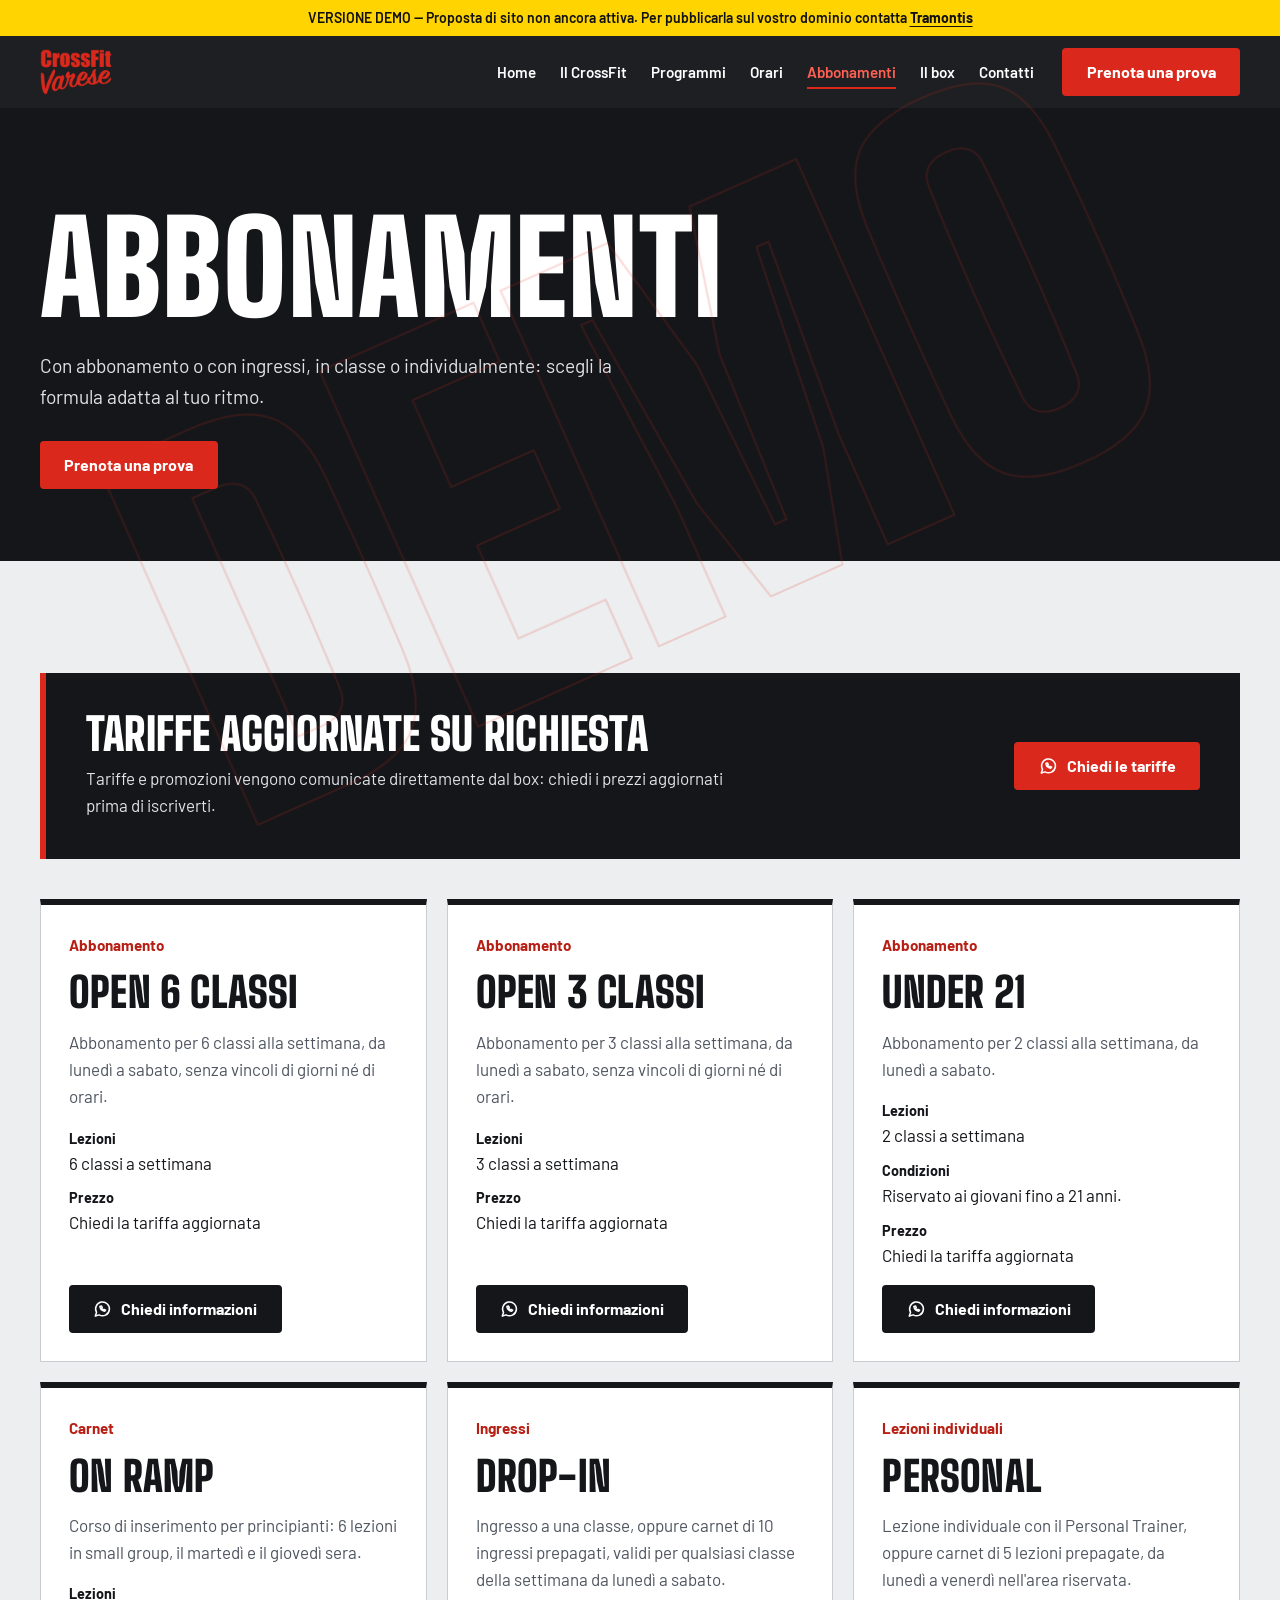
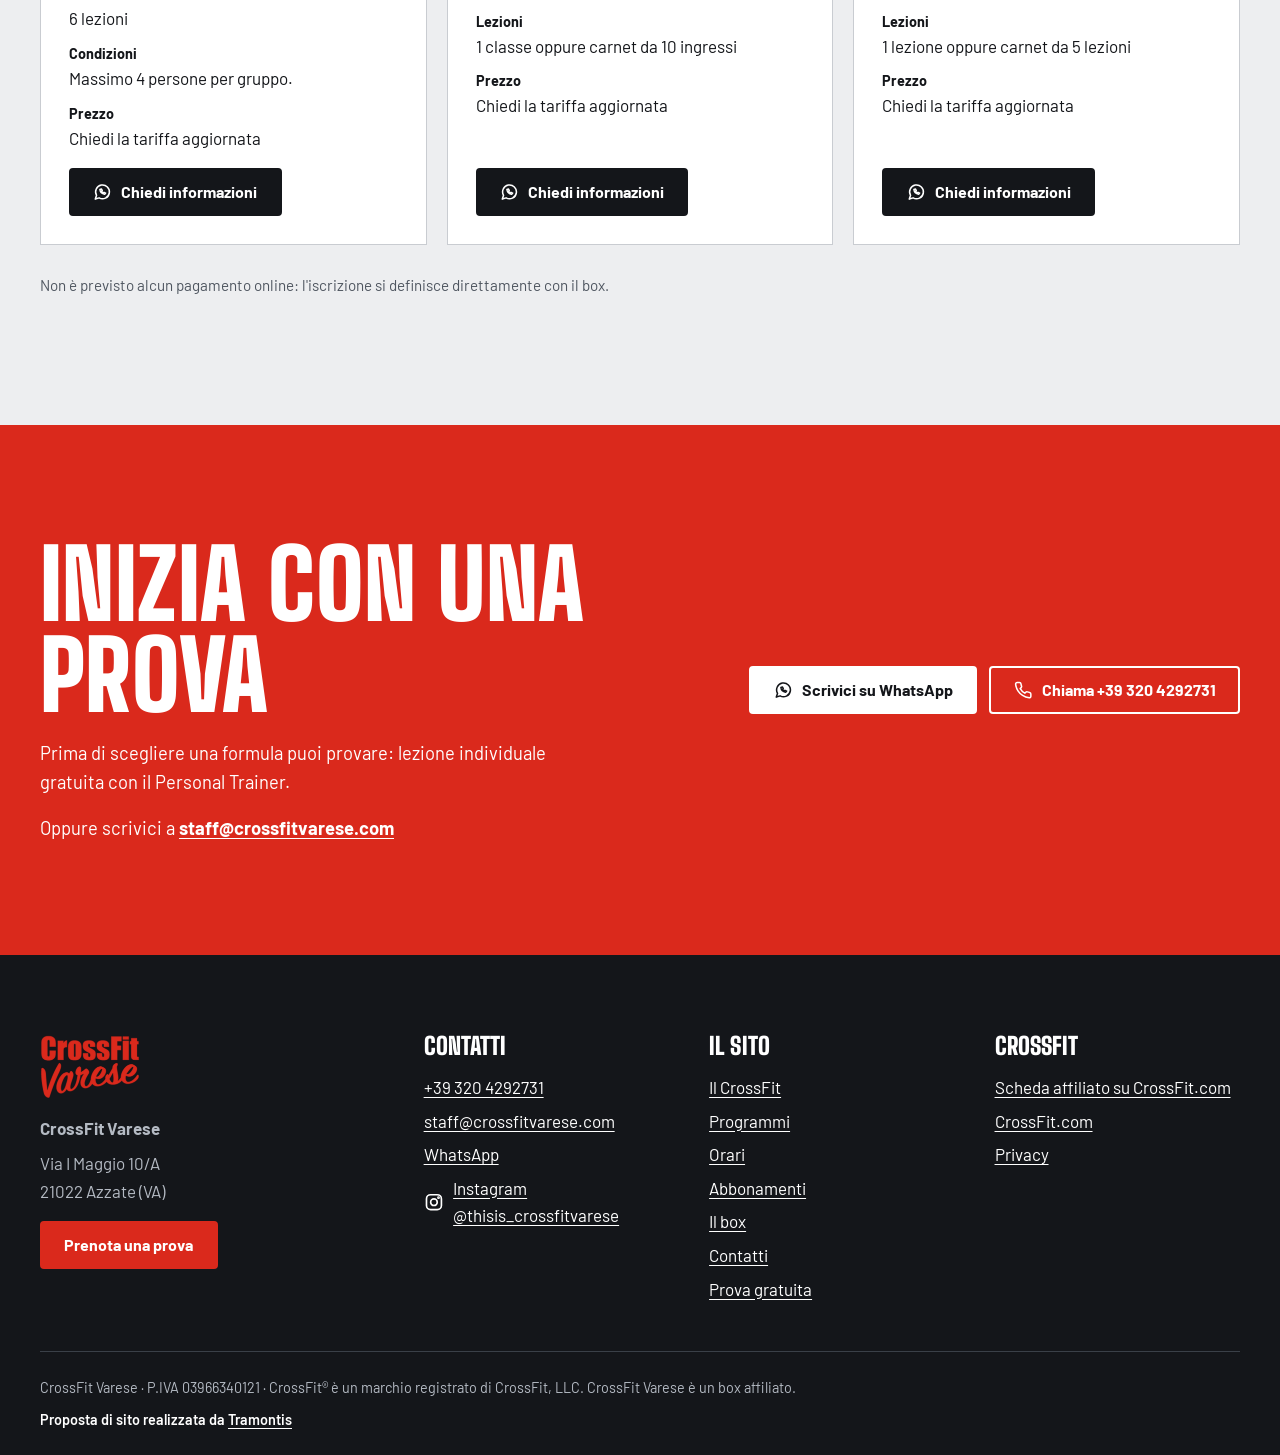
<file: abbonamenti.html>
<!doctype html>
<html lang="it">
<head>
  <meta charset="utf-8">
  <meta name="viewport" content="width=device-width, initial-scale=1">
  <title>[DEMO] Abbonamenti e formule | CrossFit Varese</title>
  <meta name="description" content="Le formule di CrossFit Varese: Open 6 Classi, Open 3 Classi, Under 21, On Ramp, Drop-in e Personal. Chiedi al box le tariffe aggiornate.">
  <meta name="robots" content="noindex, nofollow">
  <meta name="theme-color" content="#14161a">
  
  <meta property="og:type" content="website">
  <meta property="og:locale" content="it_IT">
  <meta property="og:site_name" content="CrossFit Varese">
  <meta property="og:title" content="[DEMO] Abbonamenti e formule | CrossFit Varese">
  <meta property="og:description" content="Le formule di CrossFit Varese: Open 6 Classi, Open 3 Classi, Under 21, On Ramp, Drop-in e Personal. Chiedi al box le tariffe aggiornate.">
  
  <meta name="twitter:card" content="summary_large_image">
  <link rel="icon" href="assets/img/favicon.ico" sizes="48x48">
  <link rel="icon" type="image/png" href="assets/img/favicon-32.png" sizes="32x32">
  <link rel="apple-touch-icon" href="assets/img/apple-touch-icon.png">
  <link rel="preload" href="assets/fonts/BigShouldersDisplay-var.woff2" as="font" type="font/woff2" crossorigin>
  <link rel="preload" href="assets/fonts/Barlow-400.woff2" as="font" type="font/woff2" crossorigin>
  <link rel="stylesheet" href="assets/css/style.css">
  <script>document.documentElement.classList.add('js');</script>
  
</head>
<body class="" data-demo="true">
  <a class="skip-link" href="#contenuto">Vai al contenuto</a>
  <div class="demo-banner" role="note">VERSIONE DEMO — Proposta di sito non ancora attiva. Per pubblicarla sul vostro dominio contatta <a href="https://tramontis.netlify.app/" target="_blank" rel="noopener">Tramontis</a></div>
  
  <header class="site-header">
    <div class="container">
      <a class="brand" href="index.html" aria-label="CrossFit Varese — Home"><img src="assets/img/logo.png" width="400" height="255" alt="CrossFit Varese" style="aspect-ratio:400/255"></a>
      <button class="nav-toggle" type="button" aria-expanded="false" aria-controls="primary-nav" aria-label="Apri il menu"><span></span></button>
      <nav class="primary-nav" id="primary-nav" aria-label="Navigazione principale"><ul><li style="--i:0"><a href="index.html">Home</a></li><li style="--i:1"><a href="crossfit.html">Il CrossFit</a></li><li style="--i:2"><a href="programmi.html">Programmi</a></li><li style="--i:3"><a href="orari.html">Orari</a></li><li style="--i:4"><a href="abbonamenti.html" aria-current="page">Abbonamenti</a></li><li style="--i:5"><a href="box.html">Il box</a></li><li style="--i:6"><a href="contatti.html">Contatti</a></li></ul><a class="btn" href="prova-gratuita.html"><span>Prenota una prova</span></a></nav>
    </div>
  </header>
  <main id="contenuto">

    <section class="page-hero"><div class="container"><h1><span class="line"><span style="--i:0">Abbonamenti</span></span></h1><p>Con abbonamento o con ingressi, in classe o individualmente: scegli la formula adatta al tuo ritmo.</p><div class="btn-row"><a class="btn" href="prova-gratuita.html"><span>Prenota una prova</span></a></div></div></section>
    <section class="section section--concrete" aria-labelledby="t-abb">
      <div class="container">
        <h2 id="t-abb" class="sr-only">Le formule</h2>
        <div class="price-note">
          <div><h2>Tariffe aggiornate su richiesta</h2><p>Tariffe e promozioni vengono comunicate direttamente dal box: chiedi i prezzi aggiornati prima di iscriverti.</p></div>
          <a class="btn" href="https://wa.me/393204292731?text=Ciao%20CrossFit%20Varese%2C%20vorrei%20conoscere%20le%20tariffe%20aggiornate." target="_blank" rel="noopener"><svg viewBox="0 0 24 24" fill="none" stroke="currentColor" stroke-width="2" stroke-linecap="round" stroke-linejoin="round" aria-hidden="true" focusable="false"><path d="M3 21l1.65-4.9A9 9 0 1 1 8 19.4L3 21z"/><path d="M9 8.5c.4 3 3.2 5.8 6.2 6.2l1.3-1.5-2.1-1-.9.8c-.9-.4-1.8-1.3-2.2-2.2l.8-.9-1-2.1L9 8.5z"/></svg><span>Chiedi le tariffe</span></a>
        </div>
        <ul class="plans"><li class="plan" data-reveal="item" style="--i:0"><p class="kind">Abbonamento</p><h3>Open 6 Classi</h3><p>Abbonamento per 6 classi alla settimana, da lunedì a sabato, senza vincoli di giorni né di orari.</p><dl><div><dt>Lezioni</dt><dd>6 classi a settimana</dd></div><div><dt>Prezzo</dt><dd>Chiedi la tariffa aggiornata</dd></div></dl><a class="btn btn--dark" href="https://wa.me/393204292731?text=Ciao%20CrossFit%20Varese%2C%20vorrei%20informazioni%20su%20tariffe%20e%20iscrizione%20alla%20formula%20Open%206%20Classi." target="_blank" rel="noopener"><svg viewBox="0 0 24 24" fill="none" stroke="currentColor" stroke-width="2" stroke-linecap="round" stroke-linejoin="round" aria-hidden="true" focusable="false"><path d="M3 21l1.65-4.9A9 9 0 1 1 8 19.4L3 21z"/><path d="M9 8.5c.4 3 3.2 5.8 6.2 6.2l1.3-1.5-2.1-1-.9.8c-.9-.4-1.8-1.3-2.2-2.2l.8-.9-1-2.1L9 8.5z"/></svg><span>Chiedi informazioni</span></a></li><li class="plan" data-reveal="item" style="--i:1"><p class="kind">Abbonamento</p><h3>Open 3 Classi</h3><p>Abbonamento per 3 classi alla settimana, da lunedì a sabato, senza vincoli di giorni né di orari.</p><dl><div><dt>Lezioni</dt><dd>3 classi a settimana</dd></div><div><dt>Prezzo</dt><dd>Chiedi la tariffa aggiornata</dd></div></dl><a class="btn btn--dark" href="https://wa.me/393204292731?text=Ciao%20CrossFit%20Varese%2C%20vorrei%20informazioni%20su%20tariffe%20e%20iscrizione%20alla%20formula%20Open%203%20Classi." target="_blank" rel="noopener"><svg viewBox="0 0 24 24" fill="none" stroke="currentColor" stroke-width="2" stroke-linecap="round" stroke-linejoin="round" aria-hidden="true" focusable="false"><path d="M3 21l1.65-4.9A9 9 0 1 1 8 19.4L3 21z"/><path d="M9 8.5c.4 3 3.2 5.8 6.2 6.2l1.3-1.5-2.1-1-.9.8c-.9-.4-1.8-1.3-2.2-2.2l.8-.9-1-2.1L9 8.5z"/></svg><span>Chiedi informazioni</span></a></li><li class="plan" data-reveal="item" style="--i:2"><p class="kind">Abbonamento</p><h3>Under 21</h3><p>Abbonamento per 2 classi alla settimana, da lunedì a sabato.</p><dl><div><dt>Lezioni</dt><dd>2 classi a settimana</dd></div><div><dt>Condizioni</dt><dd>Riservato ai giovani fino a 21 anni.</dd></div><div><dt>Prezzo</dt><dd>Chiedi la tariffa aggiornata</dd></div></dl><a class="btn btn--dark" href="https://wa.me/393204292731?text=Ciao%20CrossFit%20Varese%2C%20vorrei%20informazioni%20su%20tariffe%20e%20iscrizione%20alla%20formula%20Under%2021." target="_blank" rel="noopener"><svg viewBox="0 0 24 24" fill="none" stroke="currentColor" stroke-width="2" stroke-linecap="round" stroke-linejoin="round" aria-hidden="true" focusable="false"><path d="M3 21l1.65-4.9A9 9 0 1 1 8 19.4L3 21z"/><path d="M9 8.5c.4 3 3.2 5.8 6.2 6.2l1.3-1.5-2.1-1-.9.8c-.9-.4-1.8-1.3-2.2-2.2l.8-.9-1-2.1L9 8.5z"/></svg><span>Chiedi informazioni</span></a></li><li class="plan" data-reveal="item" style="--i:0"><p class="kind">Carnet</p><h3>On Ramp</h3><p>Corso di inserimento per principianti: 6 lezioni in small group, il martedì e il giovedì sera.</p><dl><div><dt>Lezioni</dt><dd>6 lezioni</dd></div><div><dt>Condizioni</dt><dd>Massimo 4 persone per gruppo.</dd></div><div><dt>Prezzo</dt><dd>Chiedi la tariffa aggiornata</dd></div></dl><a class="btn btn--dark" href="https://wa.me/393204292731?text=Ciao%20CrossFit%20Varese%2C%20vorrei%20informazioni%20su%20tariffe%20e%20iscrizione%20alla%20formula%20On%20Ramp." target="_blank" rel="noopener"><svg viewBox="0 0 24 24" fill="none" stroke="currentColor" stroke-width="2" stroke-linecap="round" stroke-linejoin="round" aria-hidden="true" focusable="false"><path d="M3 21l1.65-4.9A9 9 0 1 1 8 19.4L3 21z"/><path d="M9 8.5c.4 3 3.2 5.8 6.2 6.2l1.3-1.5-2.1-1-.9.8c-.9-.4-1.8-1.3-2.2-2.2l.8-.9-1-2.1L9 8.5z"/></svg><span>Chiedi informazioni</span></a></li><li class="plan" data-reveal="item" style="--i:1"><p class="kind">Ingressi</p><h3>Drop-in</h3><p>Ingresso a una classe, oppure carnet di 10 ingressi prepagati, validi per qualsiasi classe della settimana da lunedì a sabato.</p><dl><div><dt>Lezioni</dt><dd>1 classe oppure carnet da 10 ingressi</dd></div><div><dt>Prezzo</dt><dd>Chiedi la tariffa aggiornata</dd></div></dl><a class="btn btn--dark" href="https://wa.me/393204292731?text=Ciao%20CrossFit%20Varese%2C%20vorrei%20informazioni%20su%20tariffe%20e%20iscrizione%20alla%20formula%20Drop-in." target="_blank" rel="noopener"><svg viewBox="0 0 24 24" fill="none" stroke="currentColor" stroke-width="2" stroke-linecap="round" stroke-linejoin="round" aria-hidden="true" focusable="false"><path d="M3 21l1.65-4.9A9 9 0 1 1 8 19.4L3 21z"/><path d="M9 8.5c.4 3 3.2 5.8 6.2 6.2l1.3-1.5-2.1-1-.9.8c-.9-.4-1.8-1.3-2.2-2.2l.8-.9-1-2.1L9 8.5z"/></svg><span>Chiedi informazioni</span></a></li><li class="plan" data-reveal="item" style="--i:2"><p class="kind">Lezioni individuali</p><h3>Personal</h3><p>Lezione individuale con il Personal Trainer, oppure carnet di 5 lezioni prepagate, da lunedì a venerdì nell&#x27;area riservata.</p><dl><div><dt>Lezioni</dt><dd>1 lezione oppure carnet da 5 lezioni</dd></div><div><dt>Prezzo</dt><dd>Chiedi la tariffa aggiornata</dd></div></dl><a class="btn btn--dark" href="https://wa.me/393204292731?text=Ciao%20CrossFit%20Varese%2C%20vorrei%20informazioni%20su%20tariffe%20e%20iscrizione%20alla%20formula%20Personal." target="_blank" rel="noopener"><svg viewBox="0 0 24 24" fill="none" stroke="currentColor" stroke-width="2" stroke-linecap="round" stroke-linejoin="round" aria-hidden="true" focusable="false"><path d="M3 21l1.65-4.9A9 9 0 1 1 8 19.4L3 21z"/><path d="M9 8.5c.4 3 3.2 5.8 6.2 6.2l1.3-1.5-2.1-1-.9.8c-.9-.4-1.8-1.3-2.2-2.2l.8-.9-1-2.1L9 8.5z"/></svg><span>Chiedi informazioni</span></a></li></ul>
        <p class="note">Non è previsto alcun pagamento online: l'iscrizione si definisce direttamente con il box.</p>
      </div>
    </section>
    
    <section class="section section--red" aria-labelledby="cta-title">
      <div class="container cta-band">
        <div>
          <h2 id="cta-title" data-reveal="lines"><span class="line"><span style="--i:0">Inizia con una prova</span></span></h2>
          <p>Prima di scegliere una formula puoi provare: lezione individuale gratuita con il Personal Trainer.</p>
          <p class="cta-alt">Oppure scrivici a <a href="mailto:staff@crossfitvarese.com">staff@crossfitvarese.com</a></p>
        </div>
        <div class="btn-row">
          <a class="btn btn--white" href="https://wa.me/393204292731?text=Ciao%20CrossFit%20Varese%2C%20vorrei%20prenotare%20la%20lezione%20di%20prova%20gratuita.%20Potete%20aiutarmi%20a%20scegliere%20giorno%20e%20orario%3F" target="_blank" rel="noopener"><svg viewBox="0 0 24 24" fill="none" stroke="currentColor" stroke-width="2" stroke-linecap="round" stroke-linejoin="round" aria-hidden="true" focusable="false"><path d="M3 21l1.65-4.9A9 9 0 1 1 8 19.4L3 21z"/><path d="M9 8.5c.4 3 3.2 5.8 6.2 6.2l1.3-1.5-2.1-1-.9.8c-.9-.4-1.8-1.3-2.2-2.2l.8-.9-1-2.1L9 8.5z"/></svg><span>Scrivici su WhatsApp</span></a>
          <a class="btn btn--ghost" href="tel:+393204292731"><svg viewBox="0 0 24 24" fill="none" stroke="currentColor" stroke-width="2" stroke-linecap="round" stroke-linejoin="round" aria-hidden="true" focusable="false"><path d="M22 16.92v3a2 2 0 0 1-2.18 2 19.79 19.79 0 0 1-8.63-3.07 19.5 19.5 0 0 1-6-6 19.79 19.79 0 0 1-3.07-8.67A2 2 0 0 1 4.11 2h3a2 2 0 0 1 2 1.72c.13.96.36 1.9.7 2.81a2 2 0 0 1-.45 2.11L8.09 9.91a16 16 0 0 0 6 6l1.27-1.27a2 2 0 0 1 2.11-.45c.91.34 1.85.57 2.81.7A2 2 0 0 1 22 16.92z"/></svg><span>Chiama +39 320 4292731</span></a>
        </div>
      </div>
    </section>
  </main>
  <footer class="site-footer">
    <div class="container">
      <div class="footer-grid">
        <div>
          <img src="assets/img/logo.png" width="400" height="255" alt="CrossFit Varese" loading="lazy" style="aspect-ratio:400/255">
          <p><strong>CrossFit Varese</strong></p>
          <address>Via I Maggio 10/A<br>21022 Azzate (VA)</address>
          <a class="btn" href="prova-gratuita.html"><span>Prenota una prova</span></a>
        </div>
        <div>
          <h2>Contatti</h2>
          <ul>
            <li><a href="tel:+393204292731">+39 320 4292731</a></li>
            <li><a href="mailto:staff@crossfitvarese.com">staff@crossfitvarese.com</a></li>
            <li><a href="https://wa.me/393204292731?text=Ciao%20CrossFit%20Varese%2C%20vorrei%20avere%20delle%20informazioni." target="_blank" rel="noopener">WhatsApp</a></li>
            <li><a class="social" href="https://www.instagram.com/thisis_crossfitvarese/" target="_blank" rel="noopener"><svg viewBox="0 0 24 24" fill="none" stroke="currentColor" stroke-width="2" stroke-linecap="round" stroke-linejoin="round" aria-hidden="true" focusable="false"><rect x="3" y="3" width="18" height="18" rx="5"/><circle cx="12" cy="12" r="4"/><circle cx="17.5" cy="6.5" r=".7"/></svg><span>Instagram @thisis_crossfitvarese</span></a></li>
          </ul>
        </div>
        <div>
          <h2>Il sito</h2>
          <ul><li><a href="crossfit.html">Il CrossFit</a></li><li><a href="programmi.html">Programmi</a></li><li><a href="orari.html">Orari</a></li><li><a href="abbonamenti.html">Abbonamenti</a></li><li><a href="box.html">Il box</a></li><li><a href="contatti.html">Contatti</a></li><li><a href="prova-gratuita.html">Prova gratuita</a></li></ul>
        </div>
        <div>
          <h2>CrossFit</h2>
          <ul>
            <li><a href="https://www.crossfit.com/gym/5630/crossfit-varese" target="_blank" rel="noopener">Scheda affiliato su CrossFit.com</a></li>
            <li><a href="https://www.crossfit.com/" target="_blank" rel="noopener">CrossFit.com</a></li>
            <li><a href="privacy.html">Privacy</a></li>
          </ul>
        </div>
      </div>
      <div class="footer-base">
        <p>CrossFit Varese · P.IVA 03966340121 · CrossFit® è un marchio registrato di CrossFit, LLC. CrossFit Varese è un box affiliato.</p>
        <p class="footer-credit demo-only">Proposta di sito realizzata da <a href="https://tramontis.netlify.app/" target="_blank" rel="noopener">Tramontis</a></p>
      </div>
    </div>
  </footer>
  <div class="sticky-cta" aria-label="Contatto rapido">
    <a class="btn" href="https://wa.me/393204292731?text=Ciao%20CrossFit%20Varese%2C%20vorrei%20prenotare%20la%20lezione%20di%20prova%20gratuita.%20Potete%20aiutarmi%20a%20scegliere%20giorno%20e%20orario%3F" target="_blank" rel="noopener"><svg viewBox="0 0 24 24" fill="none" stroke="currentColor" stroke-width="2" stroke-linecap="round" stroke-linejoin="round" aria-hidden="true" focusable="false"><path d="M3 21l1.65-4.9A9 9 0 1 1 8 19.4L3 21z"/><path d="M9 8.5c.4 3 3.2 5.8 6.2 6.2l1.3-1.5-2.1-1-.9.8c-.9-.4-1.8-1.3-2.2-2.2l.8-.9-1-2.1L9 8.5z"/></svg><span>Prenota una prova</span></a>
    <a class="btn btn--ghost btn--call" href="tel:+393204292731" aria-label="Chiama CrossFit Varese"><svg viewBox="0 0 24 24" fill="none" stroke="currentColor" stroke-width="2" stroke-linecap="round" stroke-linejoin="round" aria-hidden="true" focusable="false"><path d="M22 16.92v3a2 2 0 0 1-2.18 2 19.79 19.79 0 0 1-8.63-3.07 19.5 19.5 0 0 1-6-6 19.79 19.79 0 0 1-3.07-8.67A2 2 0 0 1 4.11 2h3a2 2 0 0 1 2 1.72c.13.96.36 1.9.7 2.81a2 2 0 0 1-.45 2.11L8.09 9.91a16 16 0 0 0 6 6l1.27-1.27a2 2 0 0 1 2.11-.45c.91.34 1.85.57 2.81.7A2 2 0 0 1 22 16.92z"/></svg></a>
  </div>
  
  <script src="assets/js/main.js" defer></script>
</body>
</html>
</file>
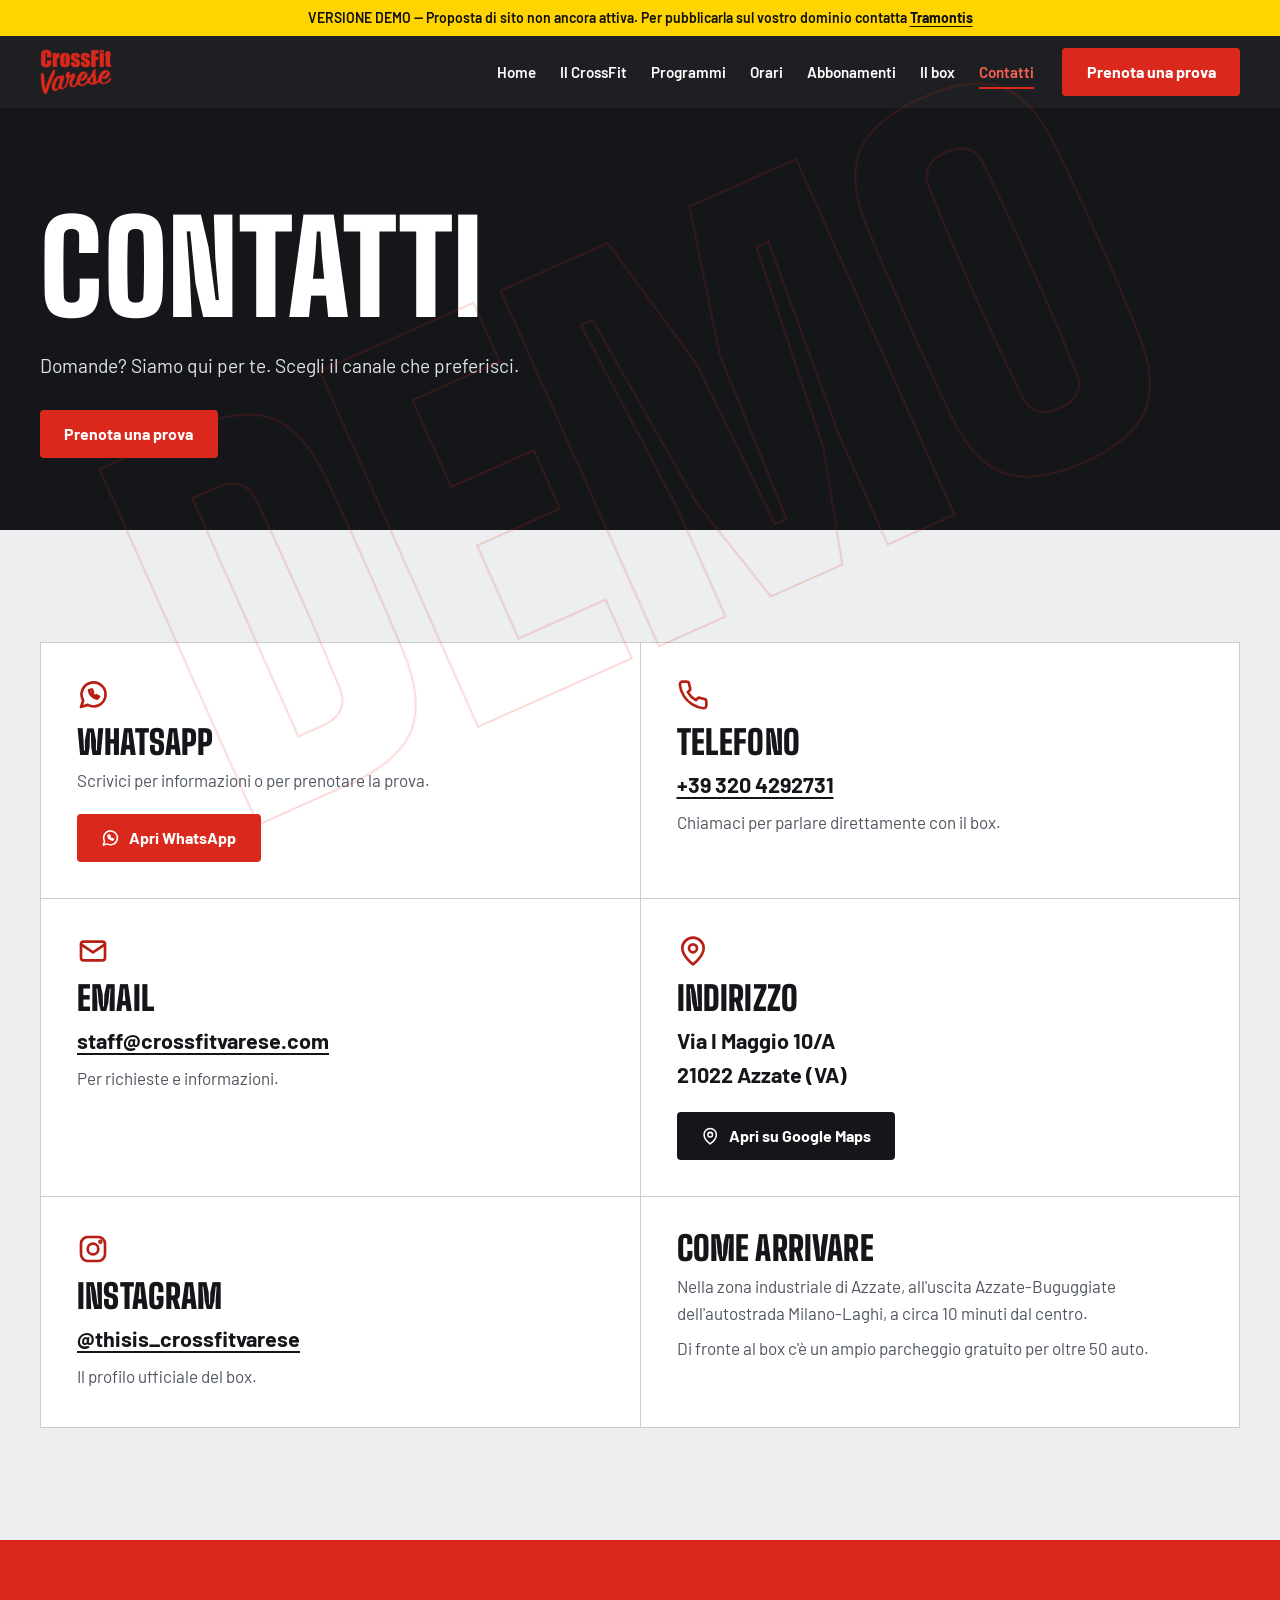
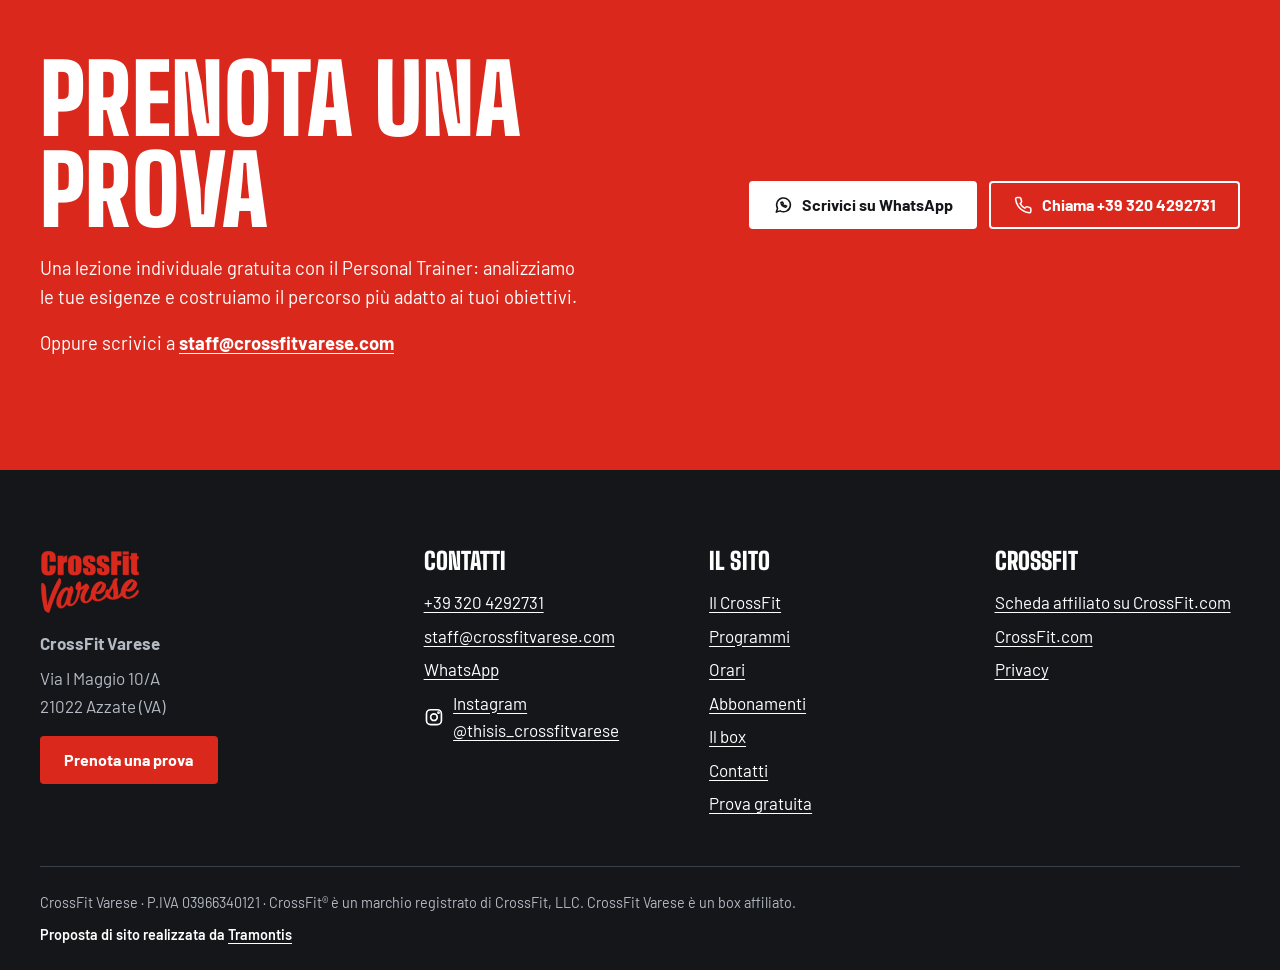
<file: contatti.html>
<!doctype html>
<html lang="it">
<head>
  <meta charset="utf-8">
  <meta name="viewport" content="width=device-width, initial-scale=1">
  <title>[DEMO] Contatti | CrossFit Varese</title>
  <meta name="description" content="Contatta CrossFit Varese: telefono, WhatsApp, email e indirizzo in Via I Maggio 10/A ad Azzate (VA). Prenota la tua lezione di prova gratuita.">
  <meta name="robots" content="noindex, nofollow">
  <meta name="theme-color" content="#14161a">
  
  <meta property="og:type" content="website">
  <meta property="og:locale" content="it_IT">
  <meta property="og:site_name" content="CrossFit Varese">
  <meta property="og:title" content="[DEMO] Contatti | CrossFit Varese">
  <meta property="og:description" content="Contatta CrossFit Varese: telefono, WhatsApp, email e indirizzo in Via I Maggio 10/A ad Azzate (VA). Prenota la tua lezione di prova gratuita.">
  
  <meta name="twitter:card" content="summary_large_image">
  <link rel="icon" href="assets/img/favicon.ico" sizes="48x48">
  <link rel="icon" type="image/png" href="assets/img/favicon-32.png" sizes="32x32">
  <link rel="apple-touch-icon" href="assets/img/apple-touch-icon.png">
  <link rel="preload" href="assets/fonts/BigShouldersDisplay-var.woff2" as="font" type="font/woff2" crossorigin>
  <link rel="preload" href="assets/fonts/Barlow-400.woff2" as="font" type="font/woff2" crossorigin>
  <link rel="stylesheet" href="assets/css/style.css">
  <script>document.documentElement.classList.add('js');</script>
  <script type="application/ld+json">{"@context": "https://schema.org", "@type": "SportsActivityLocation", "name": "CrossFit Varese", "telephone": "+39 320 4292731", "email": "staff@crossfitvarese.com", "foundingDate": "2013", "address": {"@type": "PostalAddress", "streetAddress": "Via I Maggio 10/A", "postalCode": "21022", "addressLocality": "Azzate", "addressRegion": "VA", "addressCountry": "IT"}, "geo": {"@type": "GeoCoordinates", "latitude": 45.772227, "longitude": 8.783085}, "hasMap": "https://www.google.com/maps/place/CrossFit+Varese/@45.772227,8.783085,17z/data=!4m2!3m1!1s0x47867ed5e2f24d37:0x5290f19eb0dc353b", "sameAs": ["https://www.instagram.com/thisis_crossfitvarese/"]}</script>
</head>
<body class="" data-demo="true">
  <a class="skip-link" href="#contenuto">Vai al contenuto</a>
  <div class="demo-banner" role="note">VERSIONE DEMO — Proposta di sito non ancora attiva. Per pubblicarla sul vostro dominio contatta <a href="https://tramontis.netlify.app/" target="_blank" rel="noopener">Tramontis</a></div>
  
  <header class="site-header">
    <div class="container">
      <a class="brand" href="index.html" aria-label="CrossFit Varese — Home"><img src="assets/img/logo.png" width="400" height="255" alt="CrossFit Varese" style="aspect-ratio:400/255"></a>
      <button class="nav-toggle" type="button" aria-expanded="false" aria-controls="primary-nav" aria-label="Apri il menu"><span></span></button>
      <nav class="primary-nav" id="primary-nav" aria-label="Navigazione principale"><ul><li style="--i:0"><a href="index.html">Home</a></li><li style="--i:1"><a href="crossfit.html">Il CrossFit</a></li><li style="--i:2"><a href="programmi.html">Programmi</a></li><li style="--i:3"><a href="orari.html">Orari</a></li><li style="--i:4"><a href="abbonamenti.html">Abbonamenti</a></li><li style="--i:5"><a href="box.html">Il box</a></li><li style="--i:6"><a href="contatti.html" aria-current="page">Contatti</a></li></ul><a class="btn" href="prova-gratuita.html"><span>Prenota una prova</span></a></nav>
    </div>
  </header>
  <main id="contenuto">

    <section class="page-hero"><div class="container"><h1><span class="line"><span style="--i:0">Contatti</span></span></h1><p>Domande? Siamo qui per te. Scegli il canale che preferisci.</p><div class="btn-row"><a class="btn" href="prova-gratuita.html"><span>Prenota una prova</span></a></div></div></section>
    <section class="section section--concrete" aria-labelledby="t-cont">
      <div class="container">
        <h2 id="t-cont" class="sr-only">Come contattarci</h2>
        <div class="contact-grid">
          <div class="contact-card"><svg class="icon" viewBox="0 0 24 24" fill="none" stroke="currentColor" stroke-width="2" stroke-linecap="round" stroke-linejoin="round" aria-hidden="true" focusable="false"><path d="M3 21l1.65-4.9A9 9 0 1 1 8 19.4L3 21z"/><path d="M9 8.5c.4 3 3.2 5.8 6.2 6.2l1.3-1.5-2.1-1-.9.8c-.9-.4-1.8-1.3-2.2-2.2l.8-.9-1-2.1L9 8.5z"/></svg><h2>WhatsApp</h2><p>Scrivici per informazioni o per prenotare la prova.</p><a class="btn" href="https://wa.me/393204292731?text=Ciao%20CrossFit%20Varese%2C%20vorrei%20avere%20delle%20informazioni." target="_blank" rel="noopener"><svg viewBox="0 0 24 24" fill="none" stroke="currentColor" stroke-width="2" stroke-linecap="round" stroke-linejoin="round" aria-hidden="true" focusable="false"><path d="M3 21l1.65-4.9A9 9 0 1 1 8 19.4L3 21z"/><path d="M9 8.5c.4 3 3.2 5.8 6.2 6.2l1.3-1.5-2.1-1-.9.8c-.9-.4-1.8-1.3-2.2-2.2l.8-.9-1-2.1L9 8.5z"/></svg><span>Apri WhatsApp</span></a></div>
          <div class="contact-card"><svg class="icon" viewBox="0 0 24 24" fill="none" stroke="currentColor" stroke-width="2" stroke-linecap="round" stroke-linejoin="round" aria-hidden="true" focusable="false"><path d="M22 16.92v3a2 2 0 0 1-2.18 2 19.79 19.79 0 0 1-8.63-3.07 19.5 19.5 0 0 1-6-6 19.79 19.79 0 0 1-3.07-8.67A2 2 0 0 1 4.11 2h3a2 2 0 0 1 2 1.72c.13.96.36 1.9.7 2.81a2 2 0 0 1-.45 2.11L8.09 9.91a16 16 0 0 0 6 6l1.27-1.27a2 2 0 0 1 2.11-.45c.91.34 1.85.57 2.81.7A2 2 0 0 1 22 16.92z"/></svg><h2>Telefono</h2><a class="big" href="tel:+393204292731">+39 320 4292731</a><p>Chiamaci per parlare direttamente con il box.</p></div>
          <div class="contact-card"><svg class="icon" viewBox="0 0 24 24" fill="none" stroke="currentColor" stroke-width="2" stroke-linecap="round" stroke-linejoin="round" aria-hidden="true" focusable="false"><rect x="3" y="5" width="18" height="14" rx="2"/><path d="m3 7 9 6 9-6"/></svg><h2>Email</h2><a class="big" href="mailto:staff@crossfitvarese.com">staff@crossfitvarese.com</a><p>Per richieste e informazioni.</p></div>
          <div class="contact-card"><svg class="icon" viewBox="0 0 24 24" fill="none" stroke="currentColor" stroke-width="2" stroke-linecap="round" stroke-linejoin="round" aria-hidden="true" focusable="false"><path d="M20 10c0 6-8 12-8 12S4 16 4 10a8 8 0 0 1 16 0z"/><circle cx="12" cy="10" r="3"/></svg><h2>Indirizzo</h2><address class="big" style="font-style:normal">Via I Maggio 10/A<br>21022 Azzate (VA)</address><a class="btn btn--dark" href="https://www.google.com/maps/place/CrossFit+Varese/@45.772227,8.783085,17z/data=!4m2!3m1!1s0x47867ed5e2f24d37:0x5290f19eb0dc353b" target="_blank" rel="noopener"><svg viewBox="0 0 24 24" fill="none" stroke="currentColor" stroke-width="2" stroke-linecap="round" stroke-linejoin="round" aria-hidden="true" focusable="false"><path d="M20 10c0 6-8 12-8 12S4 16 4 10a8 8 0 0 1 16 0z"/><circle cx="12" cy="10" r="3"/></svg><span>Apri su Google Maps</span></a></div>
          <div class="contact-card"><svg class="icon" viewBox="0 0 24 24" fill="none" stroke="currentColor" stroke-width="2" stroke-linecap="round" stroke-linejoin="round" aria-hidden="true" focusable="false"><rect x="3" y="3" width="18" height="18" rx="5"/><circle cx="12" cy="12" r="4"/><circle cx="17.5" cy="6.5" r=".7"/></svg><h2>Instagram</h2><a class="big" href="https://www.instagram.com/thisis_crossfitvarese/" target="_blank" rel="noopener">@thisis_crossfitvarese</a><p>Il profilo ufficiale del box.</p></div>
          <div class="contact-card"><h2>Come arrivare</h2><p>Nella zona industriale di Azzate, all&#x27;uscita Azzate-Buguggiate dell&#x27;autostrada Milano-Laghi, a circa 10 minuti dal centro.</p><p>Di fronte al box c&#x27;è un ampio parcheggio gratuito per oltre 50 auto.</p></div>
        </div>
      </div>
    </section>
    
    <section class="section section--red" aria-labelledby="cta-title">
      <div class="container cta-band">
        <div>
          <h2 id="cta-title" data-reveal="lines"><span class="line"><span style="--i:0">Prenota una prova</span></span></h2>
          <p>Una lezione individuale gratuita con il Personal Trainer: analizziamo le tue esigenze e costruiamo il percorso più adatto ai tuoi obiettivi.</p>
          <p class="cta-alt">Oppure scrivici a <a href="mailto:staff@crossfitvarese.com">staff@crossfitvarese.com</a></p>
        </div>
        <div class="btn-row">
          <a class="btn btn--white" href="https://wa.me/393204292731?text=Ciao%20CrossFit%20Varese%2C%20vorrei%20prenotare%20la%20lezione%20di%20prova%20gratuita.%20Potete%20aiutarmi%20a%20scegliere%20giorno%20e%20orario%3F" target="_blank" rel="noopener"><svg viewBox="0 0 24 24" fill="none" stroke="currentColor" stroke-width="2" stroke-linecap="round" stroke-linejoin="round" aria-hidden="true" focusable="false"><path d="M3 21l1.65-4.9A9 9 0 1 1 8 19.4L3 21z"/><path d="M9 8.5c.4 3 3.2 5.8 6.2 6.2l1.3-1.5-2.1-1-.9.8c-.9-.4-1.8-1.3-2.2-2.2l.8-.9-1-2.1L9 8.5z"/></svg><span>Scrivici su WhatsApp</span></a>
          <a class="btn btn--ghost" href="tel:+393204292731"><svg viewBox="0 0 24 24" fill="none" stroke="currentColor" stroke-width="2" stroke-linecap="round" stroke-linejoin="round" aria-hidden="true" focusable="false"><path d="M22 16.92v3a2 2 0 0 1-2.18 2 19.79 19.79 0 0 1-8.63-3.07 19.5 19.5 0 0 1-6-6 19.79 19.79 0 0 1-3.07-8.67A2 2 0 0 1 4.11 2h3a2 2 0 0 1 2 1.72c.13.96.36 1.9.7 2.81a2 2 0 0 1-.45 2.11L8.09 9.91a16 16 0 0 0 6 6l1.27-1.27a2 2 0 0 1 2.11-.45c.91.34 1.85.57 2.81.7A2 2 0 0 1 22 16.92z"/></svg><span>Chiama +39 320 4292731</span></a>
        </div>
      </div>
    </section>
  </main>
  <footer class="site-footer">
    <div class="container">
      <div class="footer-grid">
        <div>
          <img src="assets/img/logo.png" width="400" height="255" alt="CrossFit Varese" loading="lazy" style="aspect-ratio:400/255">
          <p><strong>CrossFit Varese</strong></p>
          <address>Via I Maggio 10/A<br>21022 Azzate (VA)</address>
          <a class="btn" href="prova-gratuita.html"><span>Prenota una prova</span></a>
        </div>
        <div>
          <h2>Contatti</h2>
          <ul>
            <li><a href="tel:+393204292731">+39 320 4292731</a></li>
            <li><a href="mailto:staff@crossfitvarese.com">staff@crossfitvarese.com</a></li>
            <li><a href="https://wa.me/393204292731?text=Ciao%20CrossFit%20Varese%2C%20vorrei%20avere%20delle%20informazioni." target="_blank" rel="noopener">WhatsApp</a></li>
            <li><a class="social" href="https://www.instagram.com/thisis_crossfitvarese/" target="_blank" rel="noopener"><svg viewBox="0 0 24 24" fill="none" stroke="currentColor" stroke-width="2" stroke-linecap="round" stroke-linejoin="round" aria-hidden="true" focusable="false"><rect x="3" y="3" width="18" height="18" rx="5"/><circle cx="12" cy="12" r="4"/><circle cx="17.5" cy="6.5" r=".7"/></svg><span>Instagram @thisis_crossfitvarese</span></a></li>
          </ul>
        </div>
        <div>
          <h2>Il sito</h2>
          <ul><li><a href="crossfit.html">Il CrossFit</a></li><li><a href="programmi.html">Programmi</a></li><li><a href="orari.html">Orari</a></li><li><a href="abbonamenti.html">Abbonamenti</a></li><li><a href="box.html">Il box</a></li><li><a href="contatti.html">Contatti</a></li><li><a href="prova-gratuita.html">Prova gratuita</a></li></ul>
        </div>
        <div>
          <h2>CrossFit</h2>
          <ul>
            <li><a href="https://www.crossfit.com/gym/5630/crossfit-varese" target="_blank" rel="noopener">Scheda affiliato su CrossFit.com</a></li>
            <li><a href="https://www.crossfit.com/" target="_blank" rel="noopener">CrossFit.com</a></li>
            <li><a href="privacy.html">Privacy</a></li>
          </ul>
        </div>
      </div>
      <div class="footer-base">
        <p>CrossFit Varese · P.IVA 03966340121 · CrossFit® è un marchio registrato di CrossFit, LLC. CrossFit Varese è un box affiliato.</p>
        <p class="footer-credit demo-only">Proposta di sito realizzata da <a href="https://tramontis.netlify.app/" target="_blank" rel="noopener">Tramontis</a></p>
      </div>
    </div>
  </footer>
  <div class="sticky-cta" aria-label="Contatto rapido">
    <a class="btn" href="https://wa.me/393204292731?text=Ciao%20CrossFit%20Varese%2C%20vorrei%20prenotare%20la%20lezione%20di%20prova%20gratuita.%20Potete%20aiutarmi%20a%20scegliere%20giorno%20e%20orario%3F" target="_blank" rel="noopener"><svg viewBox="0 0 24 24" fill="none" stroke="currentColor" stroke-width="2" stroke-linecap="round" stroke-linejoin="round" aria-hidden="true" focusable="false"><path d="M3 21l1.65-4.9A9 9 0 1 1 8 19.4L3 21z"/><path d="M9 8.5c.4 3 3.2 5.8 6.2 6.2l1.3-1.5-2.1-1-.9.8c-.9-.4-1.8-1.3-2.2-2.2l.8-.9-1-2.1L9 8.5z"/></svg><span>Prenota una prova</span></a>
    <a class="btn btn--ghost btn--call" href="tel:+393204292731" aria-label="Chiama CrossFit Varese"><svg viewBox="0 0 24 24" fill="none" stroke="currentColor" stroke-width="2" stroke-linecap="round" stroke-linejoin="round" aria-hidden="true" focusable="false"><path d="M22 16.92v3a2 2 0 0 1-2.18 2 19.79 19.79 0 0 1-8.63-3.07 19.5 19.5 0 0 1-6-6 19.79 19.79 0 0 1-3.07-8.67A2 2 0 0 1 4.11 2h3a2 2 0 0 1 2 1.72c.13.96.36 1.9.7 2.81a2 2 0 0 1-.45 2.11L8.09 9.91a16 16 0 0 0 6 6l1.27-1.27a2 2 0 0 1 2.11-.45c.91.34 1.85.57 2.81.7A2 2 0 0 1 22 16.92z"/></svg></a>
  </div>
  
  <script src="assets/js/main.js" defer></script>
</body>
</html>
</file>
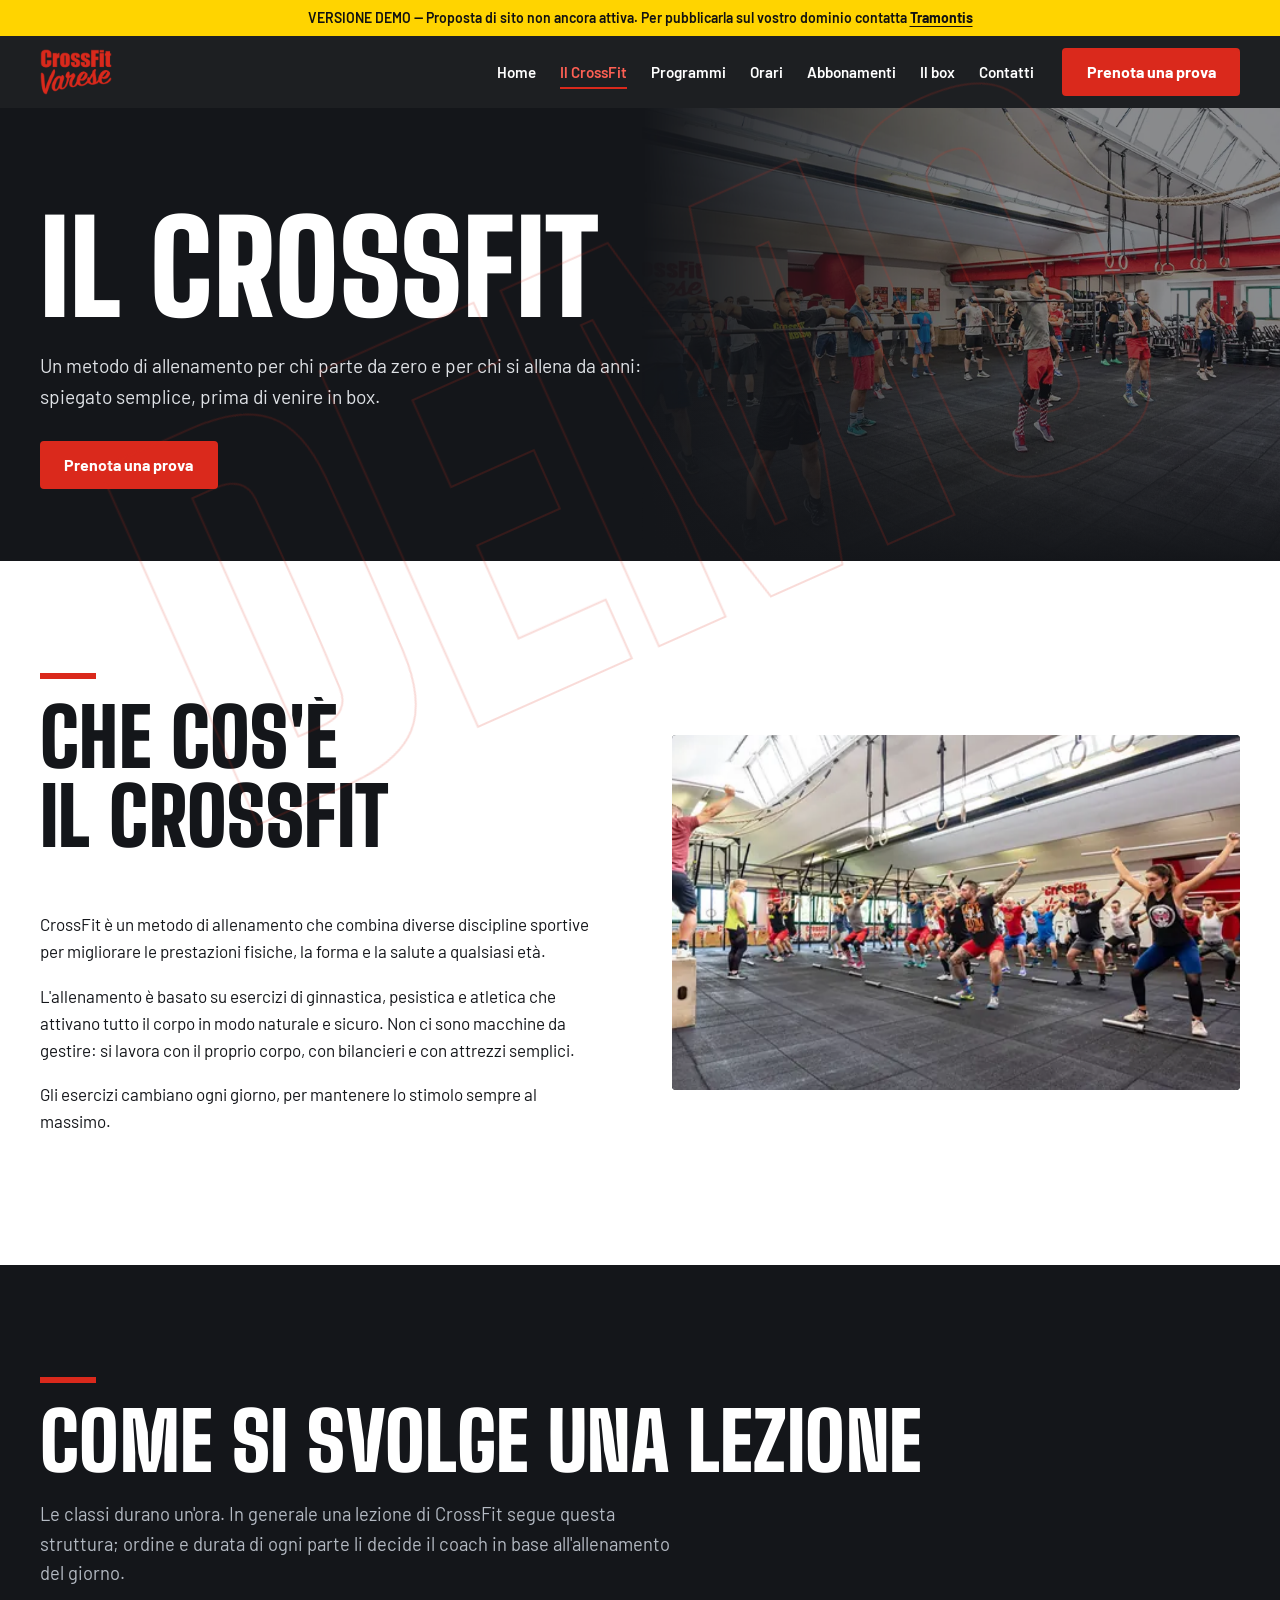
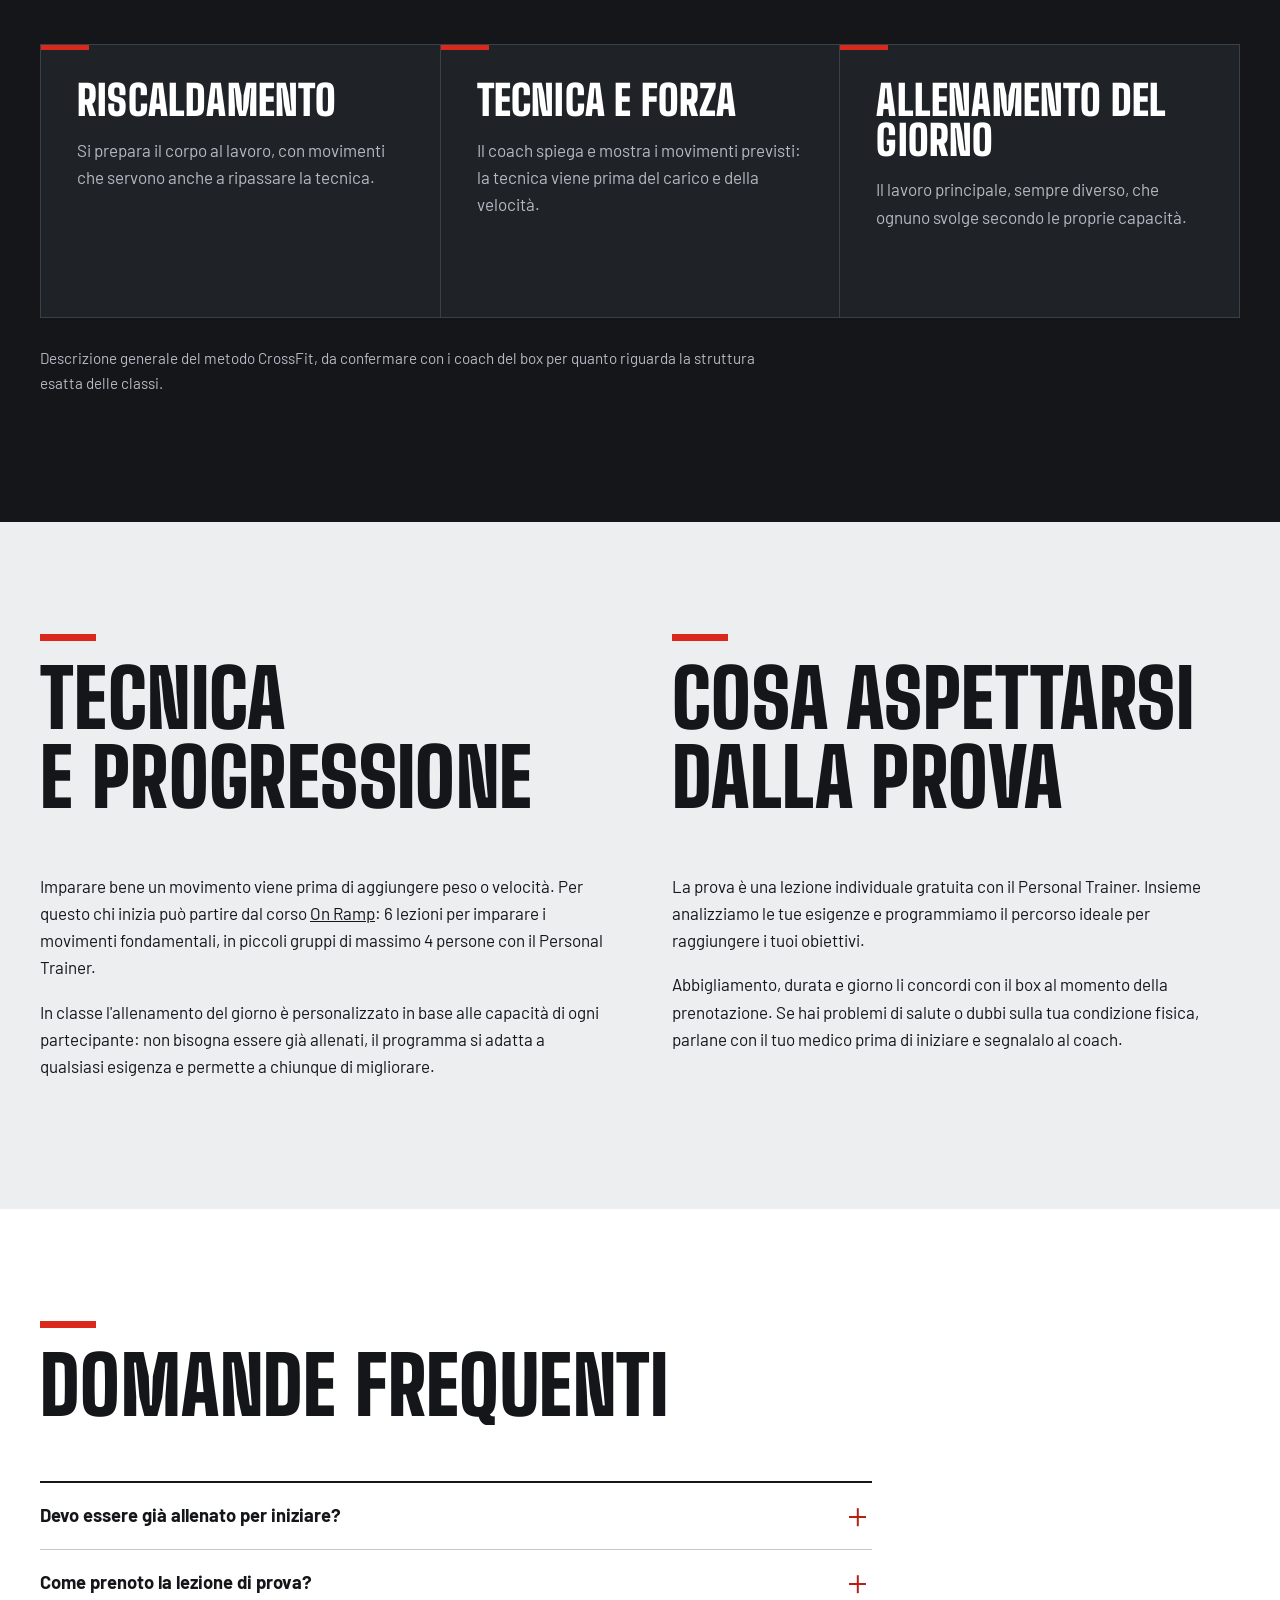
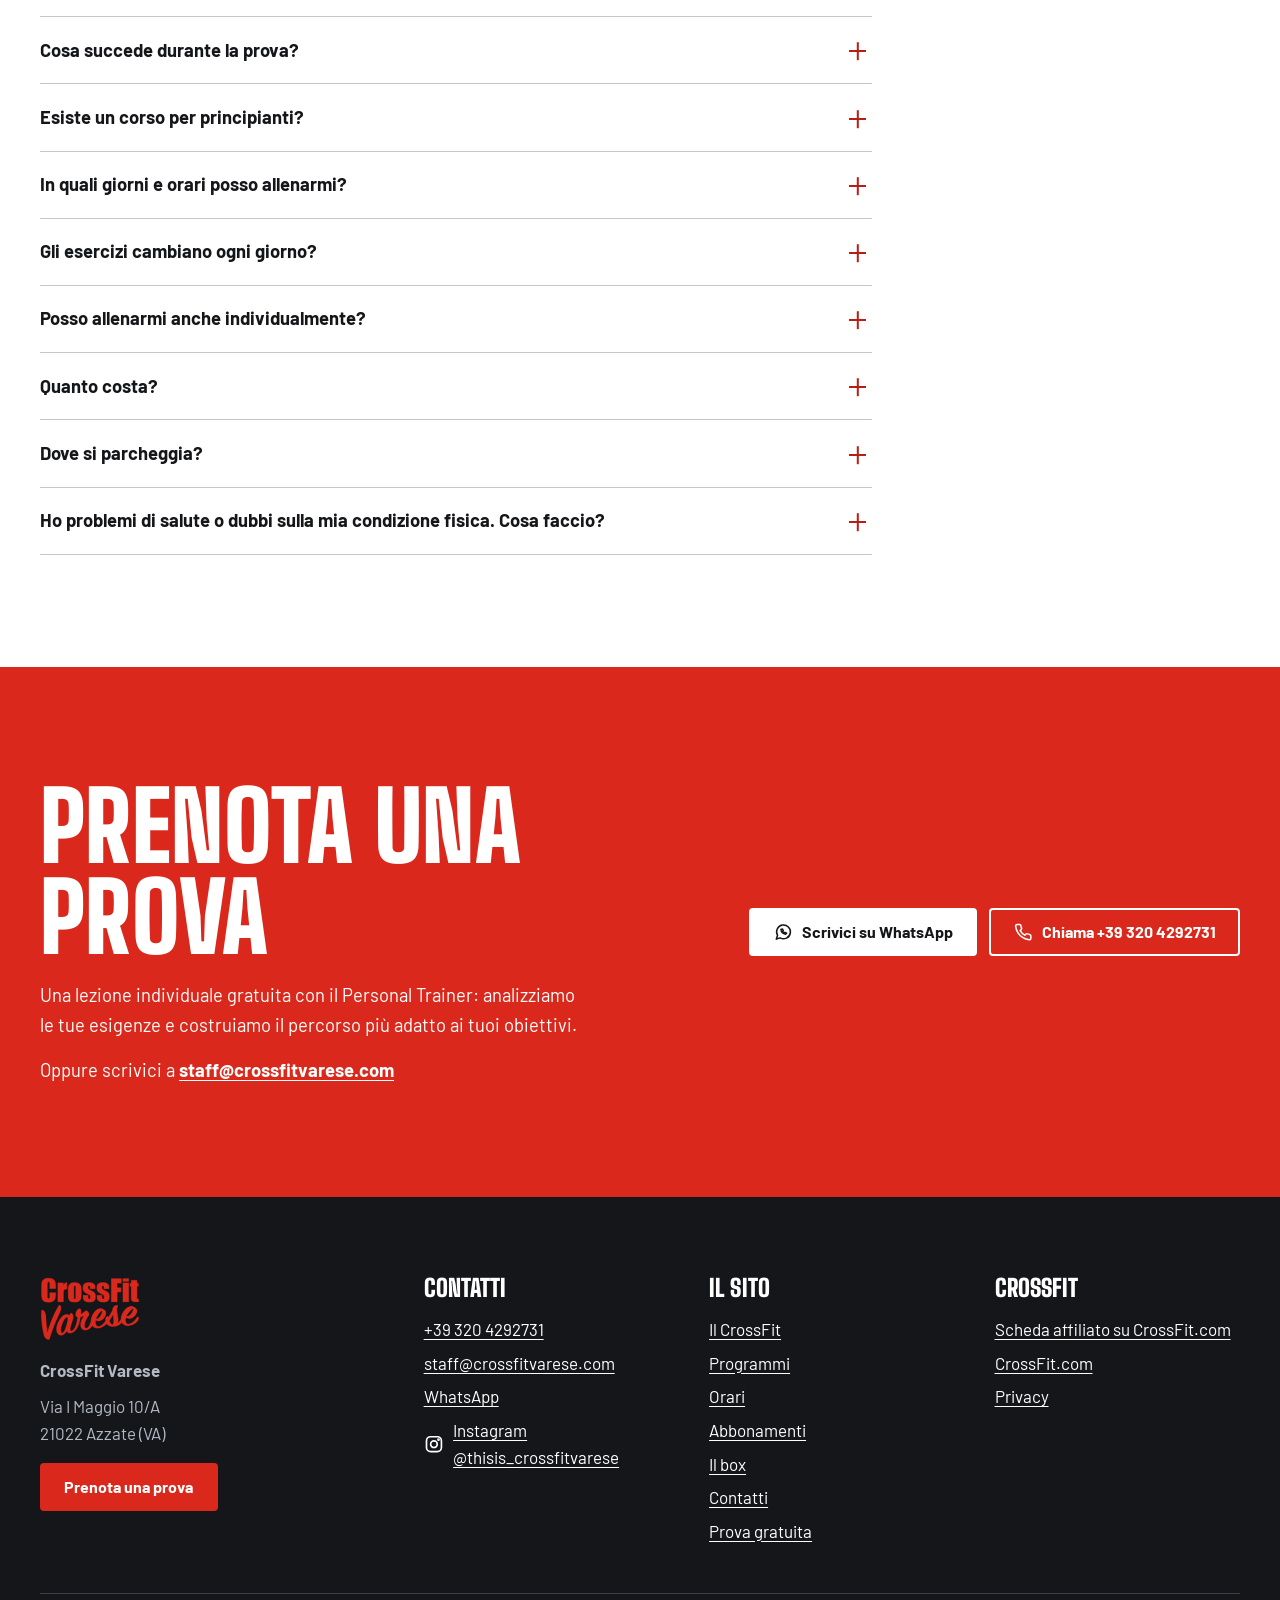
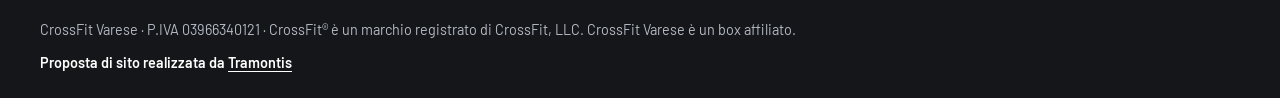
<file: crossfit.html>
<!doctype html>
<html lang="it">
<head>
  <meta charset="utf-8">
  <meta name="viewport" content="width=device-width, initial-scale=1">
  <title>[DEMO] Che cos&#x27;è il CrossFit | CrossFit Varese</title>
  <meta name="description" content="Che cos&#x27;è il CrossFit, come si svolge una lezione, come si lavora su tecnica e progressione e cosa aspettarsi dalla prova gratuita a CrossFit Varese, ad Azzate.">
  <meta name="robots" content="noindex, nofollow">
  <meta name="theme-color" content="#14161a">
  
  <meta property="og:type" content="website">
  <meta property="og:locale" content="it_IT">
  <meta property="og:site_name" content="CrossFit Varese">
  <meta property="og:title" content="[DEMO] Che cos&#x27;è il CrossFit | CrossFit Varese">
  <meta property="og:description" content="Che cos&#x27;è il CrossFit, come si svolge una lezione, come si lavora su tecnica e progressione e cosa aspettarsi dalla prova gratuita a CrossFit Varese, ad Azzate.">
  
  <meta name="twitter:card" content="summary_large_image">
  <link rel="icon" href="assets/img/favicon.ico" sizes="48x48">
  <link rel="icon" type="image/png" href="assets/img/favicon-32.png" sizes="32x32">
  <link rel="apple-touch-icon" href="assets/img/apple-touch-icon.png">
  <link rel="preload" href="assets/fonts/BigShouldersDisplay-var.woff2" as="font" type="font/woff2" crossorigin>
  <link rel="preload" href="assets/fonts/Barlow-400.woff2" as="font" type="font/woff2" crossorigin>
  <link rel="stylesheet" href="assets/css/style.css">
  <script>document.documentElement.classList.add('js');</script>
  
</head>
<body class="" data-demo="true">
  <a class="skip-link" href="#contenuto">Vai al contenuto</a>
  <div class="demo-banner" role="note">VERSIONE DEMO — Proposta di sito non ancora attiva. Per pubblicarla sul vostro dominio contatta <a href="https://tramontis.netlify.app/" target="_blank" rel="noopener">Tramontis</a></div>
  
  <header class="site-header">
    <div class="container">
      <a class="brand" href="index.html" aria-label="CrossFit Varese — Home"><img src="assets/img/logo.png" width="400" height="255" alt="CrossFit Varese" style="aspect-ratio:400/255"></a>
      <button class="nav-toggle" type="button" aria-expanded="false" aria-controls="primary-nav" aria-label="Apri il menu"><span></span></button>
      <nav class="primary-nav" id="primary-nav" aria-label="Navigazione principale"><ul><li style="--i:0"><a href="index.html">Home</a></li><li style="--i:1"><a href="crossfit.html" aria-current="page">Il CrossFit</a></li><li style="--i:2"><a href="programmi.html">Programmi</a></li><li style="--i:3"><a href="orari.html">Orari</a></li><li style="--i:4"><a href="abbonamenti.html">Abbonamenti</a></li><li style="--i:5"><a href="box.html">Il box</a></li><li style="--i:6"><a href="contatti.html">Contatti</a></li></ul><a class="btn" href="prova-gratuita.html"><span>Prenota una prova</span></a></nav>
    </div>
  </header>
  <main id="contenuto">

    <section class="page-hero page-hero--photo" style="--hero-img:url(../img/classe-bilancieri-box.webp)"><div class="container"><h1><span class="line"><span style="--i:0">Il CrossFit</span></span></h1><p>Un metodo di allenamento per chi parte da zero e per chi si allena da anni: spiegato semplice, prima di venire in box.</p><div class="btn-row"><a class="btn" href="prova-gratuita.html"><span>Prenota una prova</span></a></div></div></section>

    <section class="section section--light" aria-labelledby="t1">
      <div class="container split">
        <div>
          <div class="sec-head"><h2 id="t1" data-reveal="lines"><span class="line"><span style="--i:0">Che cos&#x27;è</span></span><span class="line"><span style="--i:1">il CrossFit</span></span></h2></div>
          <div class="prose">
            <p>CrossFit è un metodo di allenamento che combina diverse discipline sportive per migliorare le prestazioni fisiche, la forma e la salute a qualsiasi età.</p>
            <p>L'allenamento è basato su esercizi di ginnastica, pesistica e atletica che attivano tutto il corpo in modo naturale e sicuro. Non ci sono macchine da gestire: si lavora con il proprio corpo, con bilancieri e con attrezzi semplici.</p>
            <p>Gli esercizi cambiano ogni giorno, per mantenere lo stimolo sempre al massimo.</p>
          </div>
        </div>
        <figure class="photo photo--px" data-reveal="wipe"><div class="px" data-parallax="0.08"><img src="assets/img/classe-riscaldamento-ampia.webp" srcset="assets/img/classe-riscaldamento-ampia-640.webp 640w, assets/img/classe-riscaldamento-ampia.webp 1200w" sizes="(min-width: 900px) 50vw, 100vw" width="1200" height="630" alt="Una classe di CrossFit Varese durante il riscaldamento: i partecipanti sollevano i bilancieri sopra la testa nell&#x27;ampio spazio del box, con anelli e corde appesi al soffitto." loading="lazy" decoding="async"></div></figure>
      </div>
    </section>

    <section class="section section--dark" aria-labelledby="t2">
      <div class="container">
        <div class="sec-head"><h2 id="t2" data-reveal="lines"><span class="line"><span style="--i:0">Come si svolge una lezione</span></span></h2><p>Le classi durano un&#x27;ora. In generale una lezione di CrossFit segue questa struttura; ordine e durata di ogni parte li decide il coach in base all&#x27;allenamento del giorno.</p></div>
        <ol class="cards steps-dark" style="list-style:none">
          <li class="card" data-reveal="item" style="--i:0"><h3>Riscaldamento</h3><p>Si prepara il corpo al lavoro, con movimenti che servono anche a ripassare la tecnica.</p></li>
          <li class="card" data-reveal="item" style="--i:1"><h3>Tecnica e forza</h3><p>Il coach spiega e mostra i movimenti previsti: la tecnica viene prima del carico e della velocità.</p></li>
          <li class="card" data-reveal="item" style="--i:2"><h3>Allenamento del giorno</h3><p>Il lavoro principale, sempre diverso, che ognuno svolge secondo le proprie capacità.</p></li>
        </ol>
        <p class="note">Descrizione generale del metodo CrossFit, da confermare con i coach del box per quanto riguarda la struttura esatta delle classi.</p>
      </div>
    </section>

    <section class="section section--concrete" aria-labelledby="t3">
      <div class="container split split--top">
        <div>
          <div class="sec-head"><h2 id="t3" data-reveal="lines"><span class="line"><span style="--i:0">Tecnica</span></span><span class="line"><span style="--i:1">e progressione</span></span></h2></div>
          <div class="prose">
            <p>Imparare bene un movimento viene prima di aggiungere peso o velocità. Per questo chi inizia può partire dal corso <a href="programmi.html#on-ramp">On Ramp</a>: 6 lezioni per imparare i movimenti fondamentali, in piccoli gruppi di massimo 4 persone con il Personal Trainer.</p>
            <p>In classe l'allenamento del giorno è personalizzato in base alle capacità di ogni partecipante: non bisogna essere già allenati, il programma si adatta a qualsiasi esigenza e permette a chiunque di migliorare.</p>
          </div>
        </div>
        <div>
          <div class="sec-head"><h2 data-reveal="lines"><span class="line"><span style="--i:0">Cosa aspettarsi</span></span><span class="line"><span style="--i:1">dalla prova</span></span></h2></div>
          <div class="prose">
            <p>La prova è una lezione individuale gratuita con il Personal Trainer. Insieme analizziamo le tue esigenze e programmiamo il percorso ideale per raggiungere i tuoi obiettivi.</p>
            <p>Abbigliamento, durata e giorno li concordi con il box al momento della prenotazione. Se hai problemi di salute o dubbi sulla tua condizione fisica, parlane con il tuo medico prima di iniziare e segnalalo al coach.</p>
          </div>
        </div>
      </div>
    </section>

    <section class="section section--light" aria-labelledby="t4">
      <div class="container">
        <div class="sec-head"><h2 id="t4" data-reveal="lines"><span class="line"><span style="--i:0">Domande frequenti</span></span></h2></div>
        <div class="faq"><details><summary>Devo essere già allenato per iniziare?</summary><div class="answer"><p>No. Non bisogna essere già allenati: il programma si adatta a qualsiasi esigenza e permette a chiunque di migliorare.</p></div></details><details><summary>Come prenoto la lezione di prova?</summary><div class="answer"><p>Scrivici su WhatsApp, chiamaci o mandaci una mail: ti aiutiamo a scegliere giorno e orario. La prova è una lezione individuale gratuita con il Personal Trainer.</p></div></details><details><summary>Cosa succede durante la prova?</summary><div class="answer"><p>Con il Personal Trainer analizziamo le tue esigenze e programmiamo il percorso più adatto ai tuoi obiettivi.</p></div></details><details><summary>Esiste un corso per principianti?</summary><div class="answer"><p>Sì, si chiama On Ramp: 6 lezioni per imparare i movimenti fondamentali, in piccoli gruppi di massimo 4 persone con il Personal Trainer.</p></div></details><details><summary>In quali giorni e orari posso allenarmi?</summary><div class="answer"><p>Da lunedì a sabato, la mattina, in pausa pranzo o la sera, in classe oppure individualmente. Trovi l&#x27;orario di riferimento nella pagina Orari.</p></div></details><details><summary>Gli esercizi cambiano ogni giorno?</summary><div class="answer"><p>Sì, l&#x27;allenamento del giorno in classe è sempre diverso e viene personalizzato in base alle capacità di ogni partecipante.</p></div></details><details><summary>Posso allenarmi anche individualmente?</summary><div class="answer"><p>Sì: con Personal puoi seguire un percorso di lezioni individuali col Personal Trainer, al di fuori delle classi.</p></div></details><details><summary>Quanto costa?</summary><div class="answer"><p>Le tariffe aggiornate si chiedono direttamente al box: contattaci e ti indichiamo le formule disponibili.</p></div></details><details><summary>Dove si parcheggia?</summary><div class="answer"><p>Di fronte al box c&#x27;è un ampio parcheggio gratuito per oltre 50 auto.</p></div></details><details><summary>Ho problemi di salute o dubbi sulla mia condizione fisica. Cosa faccio?</summary><div class="answer"><p>Parlane con il tuo medico prima di iniziare e segnalalo al coach durante la prova, così potrà tenerne conto.</p></div></details></div>
      </div>
    </section>

    
    <section class="section section--red" aria-labelledby="cta-title">
      <div class="container cta-band">
        <div>
          <h2 id="cta-title" data-reveal="lines"><span class="line"><span style="--i:0">Prenota una prova</span></span></h2>
          <p>Una lezione individuale gratuita con il Personal Trainer: analizziamo le tue esigenze e costruiamo il percorso più adatto ai tuoi obiettivi.</p>
          <p class="cta-alt">Oppure scrivici a <a href="mailto:staff@crossfitvarese.com">staff@crossfitvarese.com</a></p>
        </div>
        <div class="btn-row">
          <a class="btn btn--white" href="https://wa.me/393204292731?text=Ciao%20CrossFit%20Varese%2C%20vorrei%20prenotare%20la%20lezione%20di%20prova%20gratuita.%20Potete%20aiutarmi%20a%20scegliere%20giorno%20e%20orario%3F" target="_blank" rel="noopener"><svg viewBox="0 0 24 24" fill="none" stroke="currentColor" stroke-width="2" stroke-linecap="round" stroke-linejoin="round" aria-hidden="true" focusable="false"><path d="M3 21l1.65-4.9A9 9 0 1 1 8 19.4L3 21z"/><path d="M9 8.5c.4 3 3.2 5.8 6.2 6.2l1.3-1.5-2.1-1-.9.8c-.9-.4-1.8-1.3-2.2-2.2l.8-.9-1-2.1L9 8.5z"/></svg><span>Scrivici su WhatsApp</span></a>
          <a class="btn btn--ghost" href="tel:+393204292731"><svg viewBox="0 0 24 24" fill="none" stroke="currentColor" stroke-width="2" stroke-linecap="round" stroke-linejoin="round" aria-hidden="true" focusable="false"><path d="M22 16.92v3a2 2 0 0 1-2.18 2 19.79 19.79 0 0 1-8.63-3.07 19.5 19.5 0 0 1-6-6 19.79 19.79 0 0 1-3.07-8.67A2 2 0 0 1 4.11 2h3a2 2 0 0 1 2 1.72c.13.96.36 1.9.7 2.81a2 2 0 0 1-.45 2.11L8.09 9.91a16 16 0 0 0 6 6l1.27-1.27a2 2 0 0 1 2.11-.45c.91.34 1.85.57 2.81.7A2 2 0 0 1 22 16.92z"/></svg><span>Chiama +39 320 4292731</span></a>
        </div>
      </div>
    </section>
  </main>
  <footer class="site-footer">
    <div class="container">
      <div class="footer-grid">
        <div>
          <img src="assets/img/logo.png" width="400" height="255" alt="CrossFit Varese" loading="lazy" style="aspect-ratio:400/255">
          <p><strong>CrossFit Varese</strong></p>
          <address>Via I Maggio 10/A<br>21022 Azzate (VA)</address>
          <a class="btn" href="prova-gratuita.html"><span>Prenota una prova</span></a>
        </div>
        <div>
          <h2>Contatti</h2>
          <ul>
            <li><a href="tel:+393204292731">+39 320 4292731</a></li>
            <li><a href="mailto:staff@crossfitvarese.com">staff@crossfitvarese.com</a></li>
            <li><a href="https://wa.me/393204292731?text=Ciao%20CrossFit%20Varese%2C%20vorrei%20avere%20delle%20informazioni." target="_blank" rel="noopener">WhatsApp</a></li>
            <li><a class="social" href="https://www.instagram.com/thisis_crossfitvarese/" target="_blank" rel="noopener"><svg viewBox="0 0 24 24" fill="none" stroke="currentColor" stroke-width="2" stroke-linecap="round" stroke-linejoin="round" aria-hidden="true" focusable="false"><rect x="3" y="3" width="18" height="18" rx="5"/><circle cx="12" cy="12" r="4"/><circle cx="17.5" cy="6.5" r=".7"/></svg><span>Instagram @thisis_crossfitvarese</span></a></li>
          </ul>
        </div>
        <div>
          <h2>Il sito</h2>
          <ul><li><a href="crossfit.html">Il CrossFit</a></li><li><a href="programmi.html">Programmi</a></li><li><a href="orari.html">Orari</a></li><li><a href="abbonamenti.html">Abbonamenti</a></li><li><a href="box.html">Il box</a></li><li><a href="contatti.html">Contatti</a></li><li><a href="prova-gratuita.html">Prova gratuita</a></li></ul>
        </div>
        <div>
          <h2>CrossFit</h2>
          <ul>
            <li><a href="https://www.crossfit.com/gym/5630/crossfit-varese" target="_blank" rel="noopener">Scheda affiliato su CrossFit.com</a></li>
            <li><a href="https://www.crossfit.com/" target="_blank" rel="noopener">CrossFit.com</a></li>
            <li><a href="privacy.html">Privacy</a></li>
          </ul>
        </div>
      </div>
      <div class="footer-base">
        <p>CrossFit Varese · P.IVA 03966340121 · CrossFit® è un marchio registrato di CrossFit, LLC. CrossFit Varese è un box affiliato.</p>
        <p class="footer-credit demo-only">Proposta di sito realizzata da <a href="https://tramontis.netlify.app/" target="_blank" rel="noopener">Tramontis</a></p>
      </div>
    </div>
  </footer>
  <div class="sticky-cta" aria-label="Contatto rapido">
    <a class="btn" href="https://wa.me/393204292731?text=Ciao%20CrossFit%20Varese%2C%20vorrei%20prenotare%20la%20lezione%20di%20prova%20gratuita.%20Potete%20aiutarmi%20a%20scegliere%20giorno%20e%20orario%3F" target="_blank" rel="noopener"><svg viewBox="0 0 24 24" fill="none" stroke="currentColor" stroke-width="2" stroke-linecap="round" stroke-linejoin="round" aria-hidden="true" focusable="false"><path d="M3 21l1.65-4.9A9 9 0 1 1 8 19.4L3 21z"/><path d="M9 8.5c.4 3 3.2 5.8 6.2 6.2l1.3-1.5-2.1-1-.9.8c-.9-.4-1.8-1.3-2.2-2.2l.8-.9-1-2.1L9 8.5z"/></svg><span>Prenota una prova</span></a>
    <a class="btn btn--ghost btn--call" href="tel:+393204292731" aria-label="Chiama CrossFit Varese"><svg viewBox="0 0 24 24" fill="none" stroke="currentColor" stroke-width="2" stroke-linecap="round" stroke-linejoin="round" aria-hidden="true" focusable="false"><path d="M22 16.92v3a2 2 0 0 1-2.18 2 19.79 19.79 0 0 1-8.63-3.07 19.5 19.5 0 0 1-6-6 19.79 19.79 0 0 1-3.07-8.67A2 2 0 0 1 4.11 2h3a2 2 0 0 1 2 1.72c.13.96.36 1.9.7 2.81a2 2 0 0 1-.45 2.11L8.09 9.91a16 16 0 0 0 6 6l1.27-1.27a2 2 0 0 1 2.11-.45c.91.34 1.85.57 2.81.7A2 2 0 0 1 22 16.92z"/></svg></a>
  </div>
  
  <script src="assets/js/main.js" defer></script>
</body>
</html>
</file>
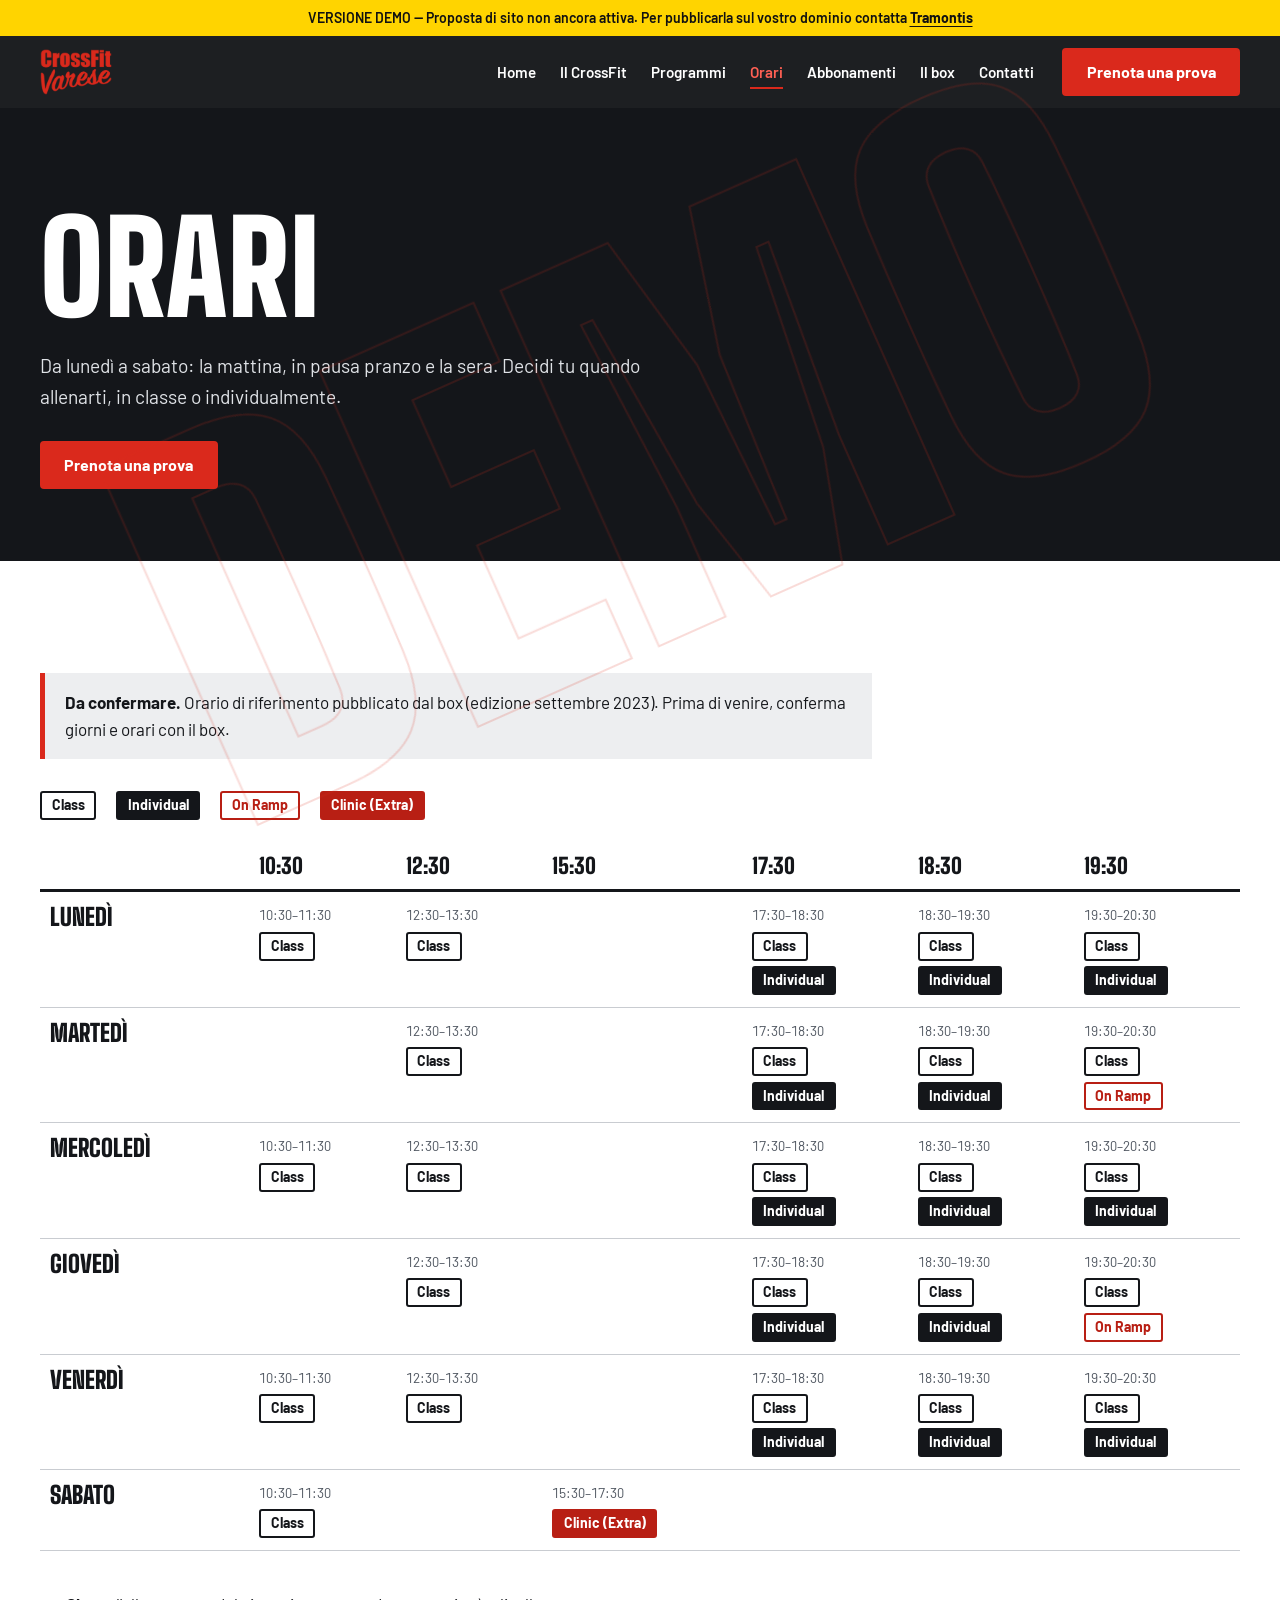
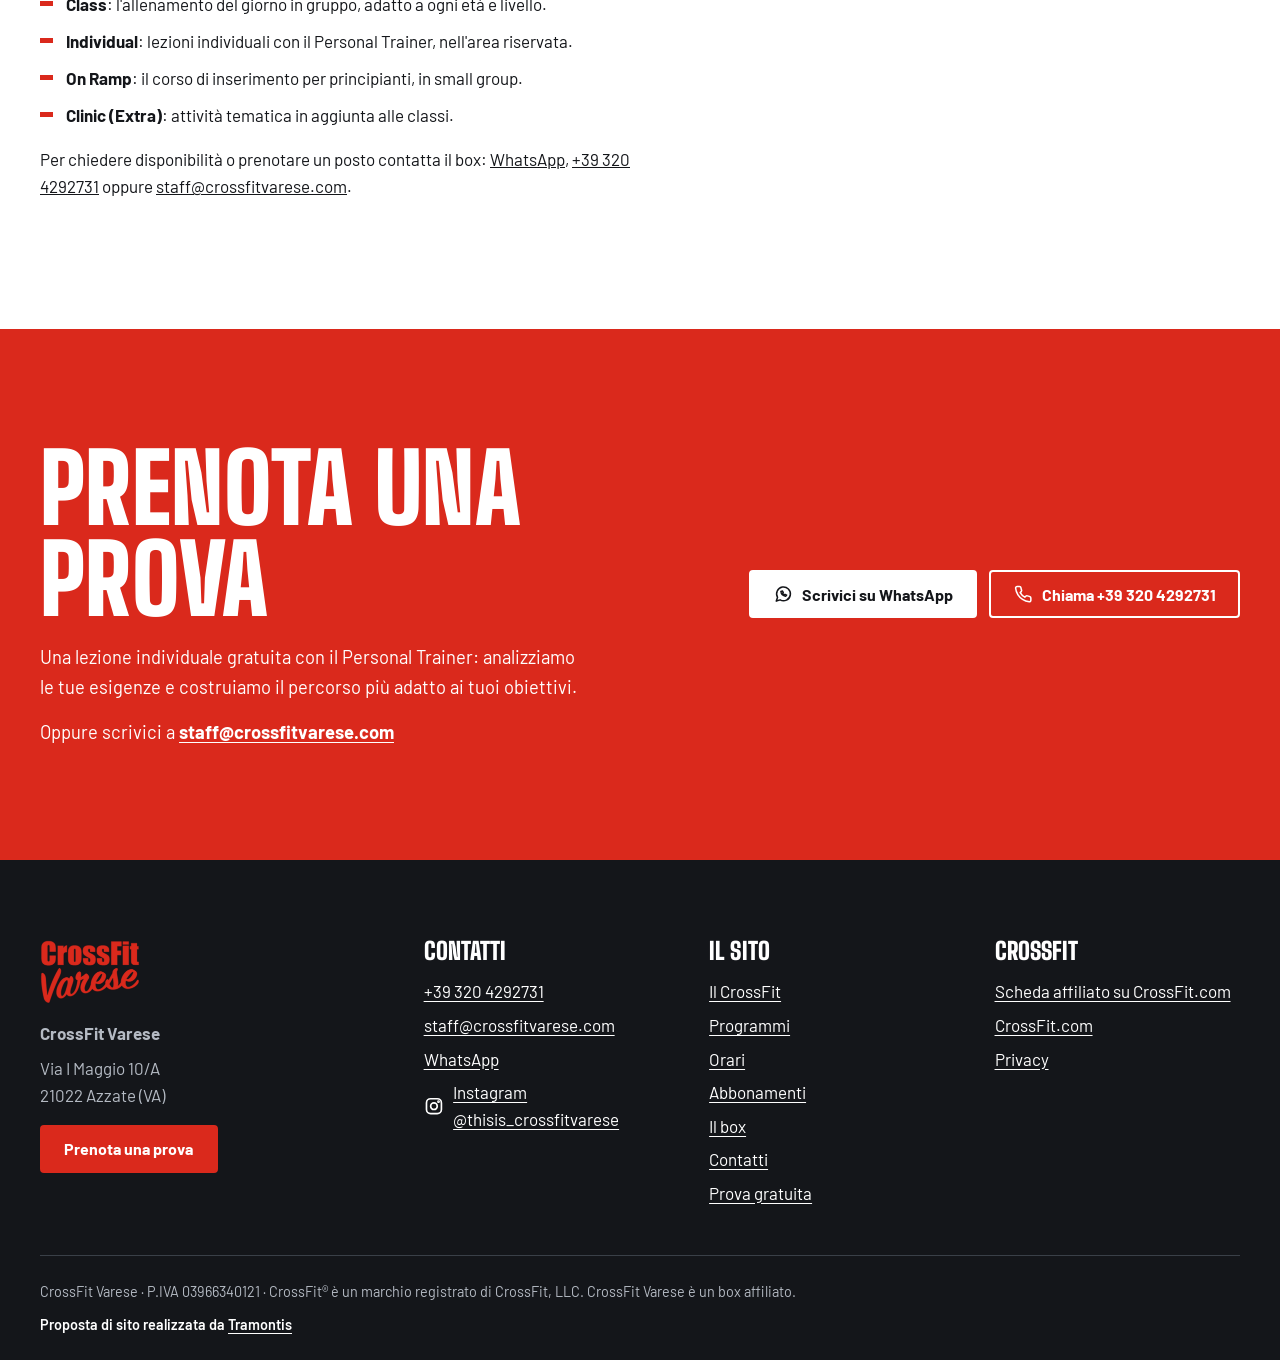
<file: orari.html>
<!doctype html>
<html lang="it">
<head>
  <meta charset="utf-8">
  <meta name="viewport" content="width=device-width, initial-scale=1">
  <title>[DEMO] Orari delle lezioni | CrossFit Varese</title>
  <meta name="description" content="Orari delle classi di CrossFit Varese da lunedì a sabato: mattina, pausa pranzo e sera, con lezioni individuali, On Ramp per principianti e attività extra.">
  <meta name="robots" content="noindex, nofollow">
  <meta name="theme-color" content="#14161a">
  
  <meta property="og:type" content="website">
  <meta property="og:locale" content="it_IT">
  <meta property="og:site_name" content="CrossFit Varese">
  <meta property="og:title" content="[DEMO] Orari delle lezioni | CrossFit Varese">
  <meta property="og:description" content="Orari delle classi di CrossFit Varese da lunedì a sabato: mattina, pausa pranzo e sera, con lezioni individuali, On Ramp per principianti e attività extra.">
  
  <meta name="twitter:card" content="summary_large_image">
  <link rel="icon" href="assets/img/favicon.ico" sizes="48x48">
  <link rel="icon" type="image/png" href="assets/img/favicon-32.png" sizes="32x32">
  <link rel="apple-touch-icon" href="assets/img/apple-touch-icon.png">
  <link rel="preload" href="assets/fonts/BigShouldersDisplay-var.woff2" as="font" type="font/woff2" crossorigin>
  <link rel="preload" href="assets/fonts/Barlow-400.woff2" as="font" type="font/woff2" crossorigin>
  <link rel="stylesheet" href="assets/css/style.css">
  <script>document.documentElement.classList.add('js');</script>
  
</head>
<body class="" data-demo="true">
  <a class="skip-link" href="#contenuto">Vai al contenuto</a>
  <div class="demo-banner" role="note">VERSIONE DEMO — Proposta di sito non ancora attiva. Per pubblicarla sul vostro dominio contatta <a href="https://tramontis.netlify.app/" target="_blank" rel="noopener">Tramontis</a></div>
  
  <header class="site-header">
    <div class="container">
      <a class="brand" href="index.html" aria-label="CrossFit Varese — Home"><img src="assets/img/logo.png" width="400" height="255" alt="CrossFit Varese" style="aspect-ratio:400/255"></a>
      <button class="nav-toggle" type="button" aria-expanded="false" aria-controls="primary-nav" aria-label="Apri il menu"><span></span></button>
      <nav class="primary-nav" id="primary-nav" aria-label="Navigazione principale"><ul><li style="--i:0"><a href="index.html">Home</a></li><li style="--i:1"><a href="crossfit.html">Il CrossFit</a></li><li style="--i:2"><a href="programmi.html">Programmi</a></li><li style="--i:3"><a href="orari.html" aria-current="page">Orari</a></li><li style="--i:4"><a href="abbonamenti.html">Abbonamenti</a></li><li style="--i:5"><a href="box.html">Il box</a></li><li style="--i:6"><a href="contatti.html">Contatti</a></li></ul><a class="btn" href="prova-gratuita.html"><span>Prenota una prova</span></a></nav>
    </div>
  </header>
  <main id="contenuto">

    <section class="page-hero"><div class="container"><h1><span class="line"><span style="--i:0">Orari</span></span></h1><p>Da lunedì a sabato: la mattina, in pausa pranzo e la sera. Decidi tu quando allenarti, in classe o individualmente.</p><div class="btn-row"><a class="btn" href="prova-gratuita.html"><span>Prenota una prova</span></a></div></div></section>
    <section class="section section--light" aria-labelledby="t-orari">
      <div class="container">
        <h2 id="t-orari" class="sr-only">Tabella degli orari</h2>
        <div class="avviso" role="note"><p><strong>Da confermare.</strong> Orario di riferimento pubblicato dal box (edizione settembre 2023). Prima di venire, conferma giorni e orari con il box.</p></div>
        <ul class="legend" aria-label="Legenda"><li><span class="chip chip--class">Class</span></li><li><span class="chip chip--individual">Individual</span></li><li><span class="chip chip--onramp">On Ramp</span></li><li><span class="chip chip--clinic">Clinic (Extra)</span></li></ul>
        <table class="schedule">
          <caption class="sr-only">Orario settimanale delle classi e delle lezioni individuali, per giorno e fascia oraria</caption>
          <thead><tr><th scope="col"><span class="sr-only">Giorno</span></th><th scope="col">10:30</th><th scope="col">12:30</th><th scope="col">15:30</th><th scope="col">17:30</th><th scope="col">18:30</th><th scope="col">19:30</th></tr></thead>
          <tbody><tr><th scope="row">Lunedì</th><td data-label="10:30–11:30"><span class="range">10:30–11:30</span><div class="chips"><span class="chip chip--class">Class</span></div></td><td data-label="12:30–13:30"><span class="range">12:30–13:30</span><div class="chips"><span class="chip chip--class">Class</span></div></td><td data-empty></td><td data-label="17:30–18:30"><span class="range">17:30–18:30</span><div class="chips"><span class="chip chip--class">Class</span><span class="chip chip--individual">Individual</span></div></td><td data-label="18:30–19:30"><span class="range">18:30–19:30</span><div class="chips"><span class="chip chip--class">Class</span><span class="chip chip--individual">Individual</span></div></td><td data-label="19:30–20:30"><span class="range">19:30–20:30</span><div class="chips"><span class="chip chip--class">Class</span><span class="chip chip--individual">Individual</span></div></td></tr><tr><th scope="row">Martedì</th><td data-empty></td><td data-label="12:30–13:30"><span class="range">12:30–13:30</span><div class="chips"><span class="chip chip--class">Class</span></div></td><td data-empty></td><td data-label="17:30–18:30"><span class="range">17:30–18:30</span><div class="chips"><span class="chip chip--class">Class</span><span class="chip chip--individual">Individual</span></div></td><td data-label="18:30–19:30"><span class="range">18:30–19:30</span><div class="chips"><span class="chip chip--class">Class</span><span class="chip chip--individual">Individual</span></div></td><td data-label="19:30–20:30"><span class="range">19:30–20:30</span><div class="chips"><span class="chip chip--class">Class</span><span class="chip chip--onramp">On Ramp</span></div></td></tr><tr><th scope="row">Mercoledì</th><td data-label="10:30–11:30"><span class="range">10:30–11:30</span><div class="chips"><span class="chip chip--class">Class</span></div></td><td data-label="12:30–13:30"><span class="range">12:30–13:30</span><div class="chips"><span class="chip chip--class">Class</span></div></td><td data-empty></td><td data-label="17:30–18:30"><span class="range">17:30–18:30</span><div class="chips"><span class="chip chip--class">Class</span><span class="chip chip--individual">Individual</span></div></td><td data-label="18:30–19:30"><span class="range">18:30–19:30</span><div class="chips"><span class="chip chip--class">Class</span><span class="chip chip--individual">Individual</span></div></td><td data-label="19:30–20:30"><span class="range">19:30–20:30</span><div class="chips"><span class="chip chip--class">Class</span><span class="chip chip--individual">Individual</span></div></td></tr><tr><th scope="row">Giovedì</th><td data-empty></td><td data-label="12:30–13:30"><span class="range">12:30–13:30</span><div class="chips"><span class="chip chip--class">Class</span></div></td><td data-empty></td><td data-label="17:30–18:30"><span class="range">17:30–18:30</span><div class="chips"><span class="chip chip--class">Class</span><span class="chip chip--individual">Individual</span></div></td><td data-label="18:30–19:30"><span class="range">18:30–19:30</span><div class="chips"><span class="chip chip--class">Class</span><span class="chip chip--individual">Individual</span></div></td><td data-label="19:30–20:30"><span class="range">19:30–20:30</span><div class="chips"><span class="chip chip--class">Class</span><span class="chip chip--onramp">On Ramp</span></div></td></tr><tr><th scope="row">Venerdì</th><td data-label="10:30–11:30"><span class="range">10:30–11:30</span><div class="chips"><span class="chip chip--class">Class</span></div></td><td data-label="12:30–13:30"><span class="range">12:30–13:30</span><div class="chips"><span class="chip chip--class">Class</span></div></td><td data-empty></td><td data-label="17:30–18:30"><span class="range">17:30–18:30</span><div class="chips"><span class="chip chip--class">Class</span><span class="chip chip--individual">Individual</span></div></td><td data-label="18:30–19:30"><span class="range">18:30–19:30</span><div class="chips"><span class="chip chip--class">Class</span><span class="chip chip--individual">Individual</span></div></td><td data-label="19:30–20:30"><span class="range">19:30–20:30</span><div class="chips"><span class="chip chip--class">Class</span><span class="chip chip--individual">Individual</span></div></td></tr><tr><th scope="row">Sabato</th><td data-label="10:30–11:30"><span class="range">10:30–11:30</span><div class="chips"><span class="chip chip--class">Class</span></div></td><td data-empty></td><td data-label="15:30–17:30"><span class="range">15:30–17:30</span><div class="chips"><span class="chip chip--clinic">Clinic (Extra)</span></div></td><td data-empty></td><td data-empty></td><td data-empty></td></tr></tbody>
        </table>
        <div class="prose" style="margin-top:2.5rem">
          <ul class="ticks">
            <li><strong>Class</strong>: l'allenamento del giorno in gruppo, adatto a ogni età e livello.</li>
            <li><strong>Individual</strong>: lezioni individuali con il Personal Trainer, nell'area riservata.</li>
            <li><strong>On Ramp</strong>: il corso di inserimento per principianti, in small group.</li>
            <li><strong>Clinic (Extra)</strong>: attività tematica in aggiunta alle classi.</li>
          </ul>
          <p>Per chiedere disponibilità o prenotare un posto contatta il box: <a href="https://wa.me/393204292731?text=Ciao%20CrossFit%20Varese%2C%20vorrei%20avere%20delle%20informazioni." target="_blank" rel="noopener">WhatsApp</a>, <a href="tel:+393204292731">+39 320 4292731</a> oppure <a href="mailto:staff@crossfitvarese.com">staff@crossfitvarese.com</a>.</p>
        </div>
      </div>
    </section>
    
    <section class="section section--red" aria-labelledby="cta-title">
      <div class="container cta-band">
        <div>
          <h2 id="cta-title" data-reveal="lines"><span class="line"><span style="--i:0">Prenota una prova</span></span></h2>
          <p>Una lezione individuale gratuita con il Personal Trainer: analizziamo le tue esigenze e costruiamo il percorso più adatto ai tuoi obiettivi.</p>
          <p class="cta-alt">Oppure scrivici a <a href="mailto:staff@crossfitvarese.com">staff@crossfitvarese.com</a></p>
        </div>
        <div class="btn-row">
          <a class="btn btn--white" href="https://wa.me/393204292731?text=Ciao%20CrossFit%20Varese%2C%20vorrei%20prenotare%20la%20lezione%20di%20prova%20gratuita.%20Potete%20aiutarmi%20a%20scegliere%20giorno%20e%20orario%3F" target="_blank" rel="noopener"><svg viewBox="0 0 24 24" fill="none" stroke="currentColor" stroke-width="2" stroke-linecap="round" stroke-linejoin="round" aria-hidden="true" focusable="false"><path d="M3 21l1.65-4.9A9 9 0 1 1 8 19.4L3 21z"/><path d="M9 8.5c.4 3 3.2 5.8 6.2 6.2l1.3-1.5-2.1-1-.9.8c-.9-.4-1.8-1.3-2.2-2.2l.8-.9-1-2.1L9 8.5z"/></svg><span>Scrivici su WhatsApp</span></a>
          <a class="btn btn--ghost" href="tel:+393204292731"><svg viewBox="0 0 24 24" fill="none" stroke="currentColor" stroke-width="2" stroke-linecap="round" stroke-linejoin="round" aria-hidden="true" focusable="false"><path d="M22 16.92v3a2 2 0 0 1-2.18 2 19.79 19.79 0 0 1-8.63-3.07 19.5 19.5 0 0 1-6-6 19.79 19.79 0 0 1-3.07-8.67A2 2 0 0 1 4.11 2h3a2 2 0 0 1 2 1.72c.13.96.36 1.9.7 2.81a2 2 0 0 1-.45 2.11L8.09 9.91a16 16 0 0 0 6 6l1.27-1.27a2 2 0 0 1 2.11-.45c.91.34 1.85.57 2.81.7A2 2 0 0 1 22 16.92z"/></svg><span>Chiama +39 320 4292731</span></a>
        </div>
      </div>
    </section>
  </main>
  <footer class="site-footer">
    <div class="container">
      <div class="footer-grid">
        <div>
          <img src="assets/img/logo.png" width="400" height="255" alt="CrossFit Varese" loading="lazy" style="aspect-ratio:400/255">
          <p><strong>CrossFit Varese</strong></p>
          <address>Via I Maggio 10/A<br>21022 Azzate (VA)</address>
          <a class="btn" href="prova-gratuita.html"><span>Prenota una prova</span></a>
        </div>
        <div>
          <h2>Contatti</h2>
          <ul>
            <li><a href="tel:+393204292731">+39 320 4292731</a></li>
            <li><a href="mailto:staff@crossfitvarese.com">staff@crossfitvarese.com</a></li>
            <li><a href="https://wa.me/393204292731?text=Ciao%20CrossFit%20Varese%2C%20vorrei%20avere%20delle%20informazioni." target="_blank" rel="noopener">WhatsApp</a></li>
            <li><a class="social" href="https://www.instagram.com/thisis_crossfitvarese/" target="_blank" rel="noopener"><svg viewBox="0 0 24 24" fill="none" stroke="currentColor" stroke-width="2" stroke-linecap="round" stroke-linejoin="round" aria-hidden="true" focusable="false"><rect x="3" y="3" width="18" height="18" rx="5"/><circle cx="12" cy="12" r="4"/><circle cx="17.5" cy="6.5" r=".7"/></svg><span>Instagram @thisis_crossfitvarese</span></a></li>
          </ul>
        </div>
        <div>
          <h2>Il sito</h2>
          <ul><li><a href="crossfit.html">Il CrossFit</a></li><li><a href="programmi.html">Programmi</a></li><li><a href="orari.html">Orari</a></li><li><a href="abbonamenti.html">Abbonamenti</a></li><li><a href="box.html">Il box</a></li><li><a href="contatti.html">Contatti</a></li><li><a href="prova-gratuita.html">Prova gratuita</a></li></ul>
        </div>
        <div>
          <h2>CrossFit</h2>
          <ul>
            <li><a href="https://www.crossfit.com/gym/5630/crossfit-varese" target="_blank" rel="noopener">Scheda affiliato su CrossFit.com</a></li>
            <li><a href="https://www.crossfit.com/" target="_blank" rel="noopener">CrossFit.com</a></li>
            <li><a href="privacy.html">Privacy</a></li>
          </ul>
        </div>
      </div>
      <div class="footer-base">
        <p>CrossFit Varese · P.IVA 03966340121 · CrossFit® è un marchio registrato di CrossFit, LLC. CrossFit Varese è un box affiliato.</p>
        <p class="footer-credit demo-only">Proposta di sito realizzata da <a href="https://tramontis.netlify.app/" target="_blank" rel="noopener">Tramontis</a></p>
      </div>
    </div>
  </footer>
  <div class="sticky-cta" aria-label="Contatto rapido">
    <a class="btn" href="https://wa.me/393204292731?text=Ciao%20CrossFit%20Varese%2C%20vorrei%20prenotare%20la%20lezione%20di%20prova%20gratuita.%20Potete%20aiutarmi%20a%20scegliere%20giorno%20e%20orario%3F" target="_blank" rel="noopener"><svg viewBox="0 0 24 24" fill="none" stroke="currentColor" stroke-width="2" stroke-linecap="round" stroke-linejoin="round" aria-hidden="true" focusable="false"><path d="M3 21l1.65-4.9A9 9 0 1 1 8 19.4L3 21z"/><path d="M9 8.5c.4 3 3.2 5.8 6.2 6.2l1.3-1.5-2.1-1-.9.8c-.9-.4-1.8-1.3-2.2-2.2l.8-.9-1-2.1L9 8.5z"/></svg><span>Prenota una prova</span></a>
    <a class="btn btn--ghost btn--call" href="tel:+393204292731" aria-label="Chiama CrossFit Varese"><svg viewBox="0 0 24 24" fill="none" stroke="currentColor" stroke-width="2" stroke-linecap="round" stroke-linejoin="round" aria-hidden="true" focusable="false"><path d="M22 16.92v3a2 2 0 0 1-2.18 2 19.79 19.79 0 0 1-8.63-3.07 19.5 19.5 0 0 1-6-6 19.79 19.79 0 0 1-3.07-8.67A2 2 0 0 1 4.11 2h3a2 2 0 0 1 2 1.72c.13.96.36 1.9.7 2.81a2 2 0 0 1-.45 2.11L8.09 9.91a16 16 0 0 0 6 6l1.27-1.27a2 2 0 0 1 2.11-.45c.91.34 1.85.57 2.81.7A2 2 0 0 1 22 16.92z"/></svg></a>
  </div>
  
  <script src="assets/js/main.js" defer></script>
</body>
</html>
</file>
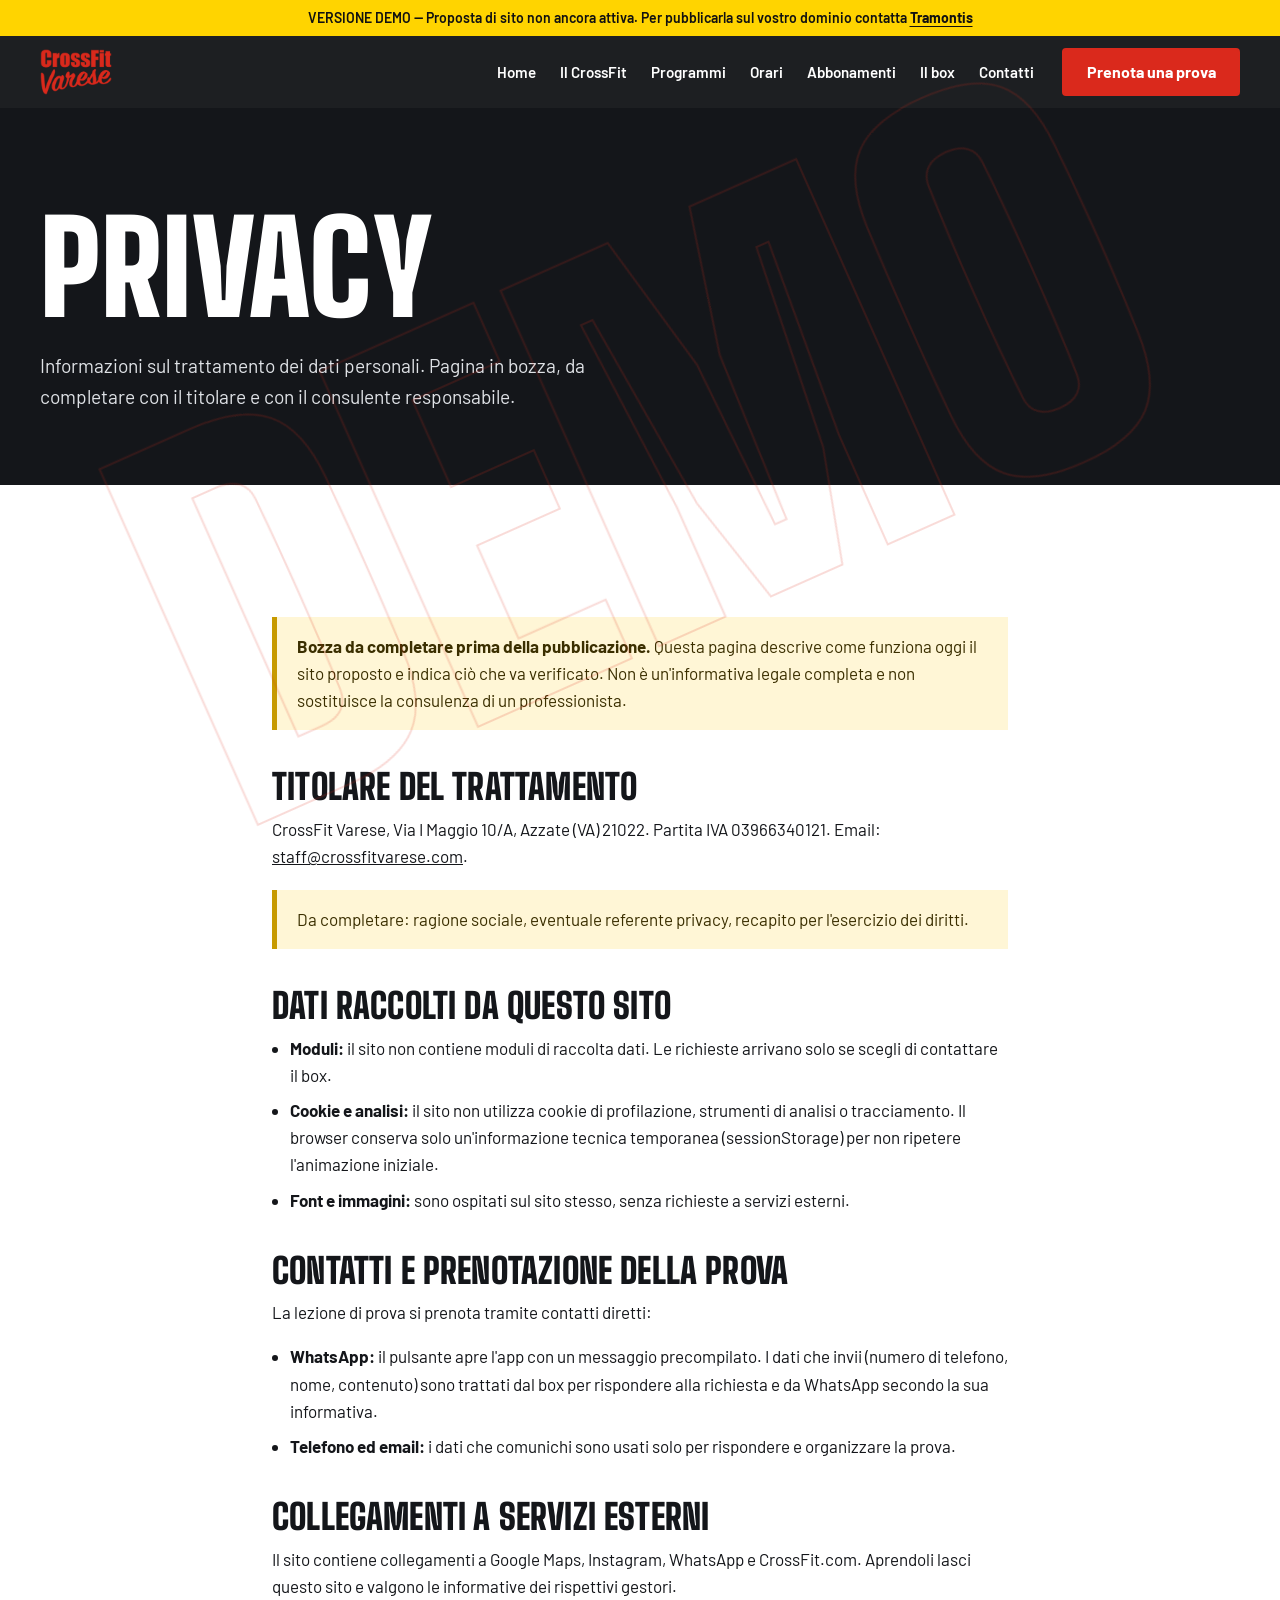
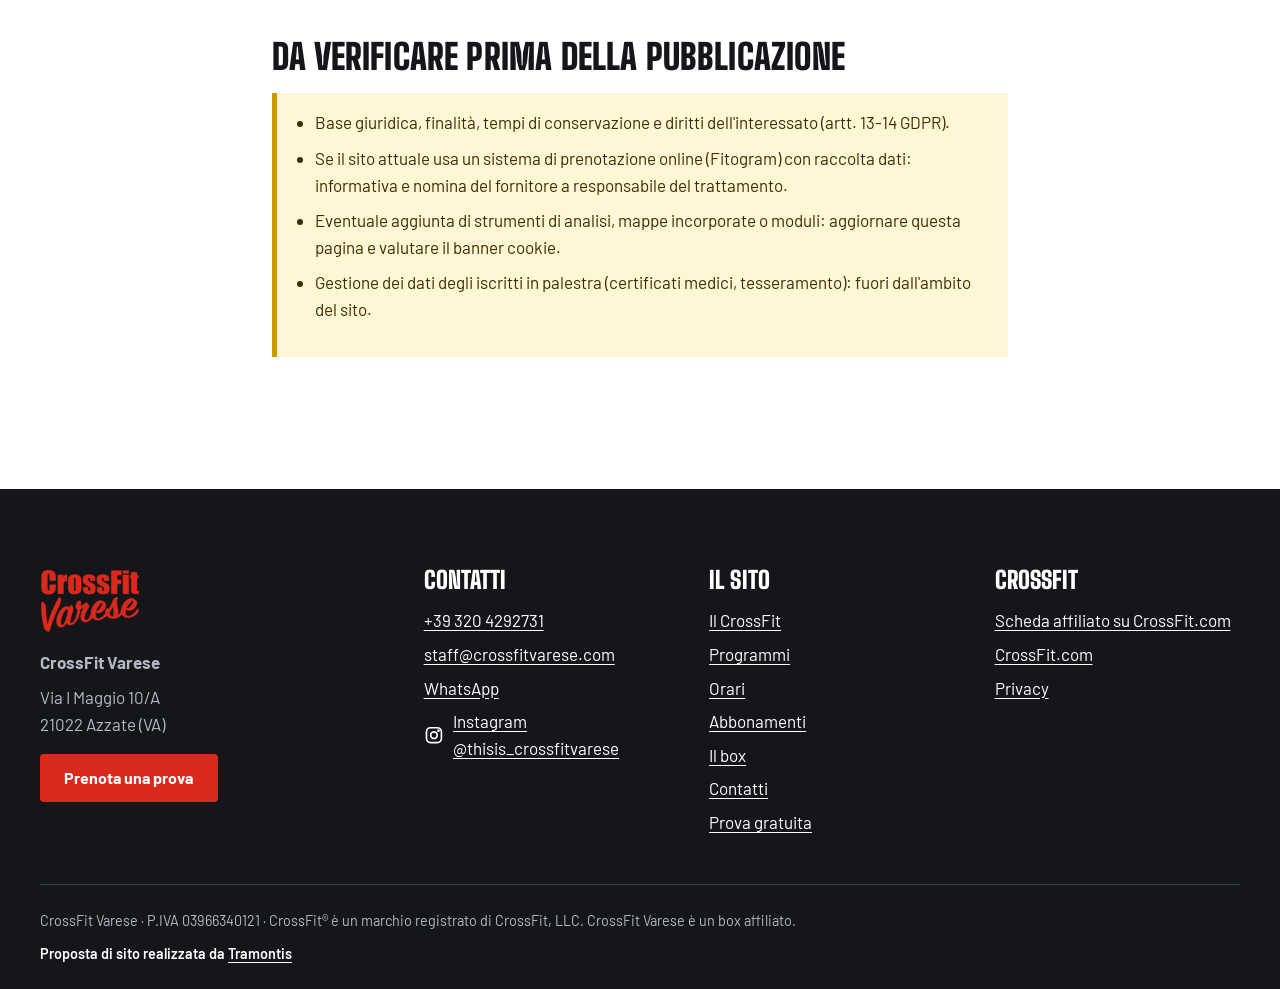
<file: privacy.html>
<!doctype html>
<html lang="it">
<head>
  <meta charset="utf-8">
  <meta name="viewport" content="width=device-width, initial-scale=1">
  <title>[DEMO] Privacy | CrossFit Varese</title>
  <meta name="description" content="Informazioni sul trattamento dei dati personali di CrossFit Varese (bozza da completare con il titolare).">
  <meta name="robots" content="noindex, nofollow">
  <meta name="theme-color" content="#14161a">
  
  <meta property="og:type" content="website">
  <meta property="og:locale" content="it_IT">
  <meta property="og:site_name" content="CrossFit Varese">
  <meta property="og:title" content="[DEMO] Privacy | CrossFit Varese">
  <meta property="og:description" content="Informazioni sul trattamento dei dati personali di CrossFit Varese (bozza da completare con il titolare).">
  
  <meta name="twitter:card" content="summary_large_image">
  <link rel="icon" href="assets/img/favicon.ico" sizes="48x48">
  <link rel="icon" type="image/png" href="assets/img/favicon-32.png" sizes="32x32">
  <link rel="apple-touch-icon" href="assets/img/apple-touch-icon.png">
  <link rel="preload" href="assets/fonts/BigShouldersDisplay-var.woff2" as="font" type="font/woff2" crossorigin>
  <link rel="preload" href="assets/fonts/Barlow-400.woff2" as="font" type="font/woff2" crossorigin>
  <link rel="stylesheet" href="assets/css/style.css">
  <script>document.documentElement.classList.add('js');</script>
  
</head>
<body class="" data-demo="true">
  <a class="skip-link" href="#contenuto">Vai al contenuto</a>
  <div class="demo-banner" role="note">VERSIONE DEMO — Proposta di sito non ancora attiva. Per pubblicarla sul vostro dominio contatta <a href="https://tramontis.netlify.app/" target="_blank" rel="noopener">Tramontis</a></div>
  
  <header class="site-header">
    <div class="container">
      <a class="brand" href="index.html" aria-label="CrossFit Varese — Home"><img src="assets/img/logo.png" width="400" height="255" alt="CrossFit Varese" style="aspect-ratio:400/255"></a>
      <button class="nav-toggle" type="button" aria-expanded="false" aria-controls="primary-nav" aria-label="Apri il menu"><span></span></button>
      <nav class="primary-nav" id="primary-nav" aria-label="Navigazione principale"><ul><li style="--i:0"><a href="index.html">Home</a></li><li style="--i:1"><a href="crossfit.html">Il CrossFit</a></li><li style="--i:2"><a href="programmi.html">Programmi</a></li><li style="--i:3"><a href="orari.html">Orari</a></li><li style="--i:4"><a href="abbonamenti.html">Abbonamenti</a></li><li style="--i:5"><a href="box.html">Il box</a></li><li style="--i:6"><a href="contatti.html">Contatti</a></li></ul><a class="btn" href="prova-gratuita.html"><span>Prenota una prova</span></a></nav>
    </div>
  </header>
  <main id="contenuto">

    <section class="page-hero"><div class="container"><h1><span class="line"><span style="--i:0">Privacy</span></span></h1><p>Informazioni sul trattamento dei dati personali. Pagina in bozza, da completare con il titolare e con il consulente responsabile.</p></div></section>
    <section class="section section--light">
      <div class="container legal">
        <div class="todo" role="note">
          <p><strong>Bozza da completare prima della pubblicazione.</strong> Questa pagina descrive come funziona oggi il sito proposto e indica ciò che va verificato. Non è un'informativa legale completa e non sostituisce la consulenza di un professionista.</p>
        </div>

        <h2>Titolare del trattamento</h2>
        <p>CrossFit Varese, Via I Maggio 10/A, Azzate (VA) 21022. Partita IVA 03966340121. Email: <a href="mailto:staff@crossfitvarese.com">staff@crossfitvarese.com</a>.</p>
        <div class="todo"><p>Da completare: ragione sociale, eventuale referente privacy, recapito per l'esercizio dei diritti.</p></div>

        <h2>Dati raccolti da questo sito</h2>
        <ul>
          <li><strong>Moduli:</strong> il sito non contiene moduli di raccolta dati. Le richieste arrivano solo se scegli di contattare il box.</li>
          <li><strong>Cookie e analisi:</strong> il sito non utilizza cookie di profilazione, strumenti di analisi o tracciamento. Il browser conserva solo un'informazione tecnica temporanea (sessionStorage) per non ripetere l'animazione iniziale.</li>
          <li><strong>Font e immagini:</strong> sono ospitati sul sito stesso, senza richieste a servizi esterni.</li>
        </ul>

        <h2>Contatti e prenotazione della prova</h2>
        <p>La lezione di prova si prenota tramite contatti diretti:</p>
        <ul>
          <li><strong>WhatsApp:</strong> il pulsante apre l'app con un messaggio precompilato. I dati che invii (numero di telefono, nome, contenuto) sono trattati dal box per rispondere alla richiesta e da WhatsApp secondo la sua informativa.</li>
          <li><strong>Telefono ed email:</strong> i dati che comunichi sono usati solo per rispondere e organizzare la prova.</li>
        </ul>

        <h2>Collegamenti a servizi esterni</h2>
        <p>Il sito contiene collegamenti a Google Maps, Instagram, WhatsApp e CrossFit.com. Aprendoli lasci questo sito e valgono le informative dei rispettivi gestori.</p>

        <h2>Da verificare prima della pubblicazione</h2>
        <div class="todo">
          <ul>
            <li>Base giuridica, finalità, tempi di conservazione e diritti dell'interessato (artt. 13-14 GDPR).</li>
            <li>Se il sito attuale usa un sistema di prenotazione online (Fitogram) con raccolta dati: informativa e nomina del fornitore a responsabile del trattamento.</li>
            <li>Eventuale aggiunta di strumenti di analisi, mappe incorporate o moduli: aggiornare questa pagina e valutare il banner cookie.</li>
            <li>Gestione dei dati degli iscritti in palestra (certificati medici, tesseramento): fuori dall'ambito del sito.</li>
          </ul>
        </div>
      </div>
    </section>
  </main>
  <footer class="site-footer">
    <div class="container">
      <div class="footer-grid">
        <div>
          <img src="assets/img/logo.png" width="400" height="255" alt="CrossFit Varese" loading="lazy" style="aspect-ratio:400/255">
          <p><strong>CrossFit Varese</strong></p>
          <address>Via I Maggio 10/A<br>21022 Azzate (VA)</address>
          <a class="btn" href="prova-gratuita.html"><span>Prenota una prova</span></a>
        </div>
        <div>
          <h2>Contatti</h2>
          <ul>
            <li><a href="tel:+393204292731">+39 320 4292731</a></li>
            <li><a href="mailto:staff@crossfitvarese.com">staff@crossfitvarese.com</a></li>
            <li><a href="https://wa.me/393204292731?text=Ciao%20CrossFit%20Varese%2C%20vorrei%20avere%20delle%20informazioni." target="_blank" rel="noopener">WhatsApp</a></li>
            <li><a class="social" href="https://www.instagram.com/thisis_crossfitvarese/" target="_blank" rel="noopener"><svg viewBox="0 0 24 24" fill="none" stroke="currentColor" stroke-width="2" stroke-linecap="round" stroke-linejoin="round" aria-hidden="true" focusable="false"><rect x="3" y="3" width="18" height="18" rx="5"/><circle cx="12" cy="12" r="4"/><circle cx="17.5" cy="6.5" r=".7"/></svg><span>Instagram @thisis_crossfitvarese</span></a></li>
          </ul>
        </div>
        <div>
          <h2>Il sito</h2>
          <ul><li><a href="crossfit.html">Il CrossFit</a></li><li><a href="programmi.html">Programmi</a></li><li><a href="orari.html">Orari</a></li><li><a href="abbonamenti.html">Abbonamenti</a></li><li><a href="box.html">Il box</a></li><li><a href="contatti.html">Contatti</a></li><li><a href="prova-gratuita.html">Prova gratuita</a></li></ul>
        </div>
        <div>
          <h2>CrossFit</h2>
          <ul>
            <li><a href="https://www.crossfit.com/gym/5630/crossfit-varese" target="_blank" rel="noopener">Scheda affiliato su CrossFit.com</a></li>
            <li><a href="https://www.crossfit.com/" target="_blank" rel="noopener">CrossFit.com</a></li>
            <li><a href="privacy.html">Privacy</a></li>
          </ul>
        </div>
      </div>
      <div class="footer-base">
        <p>CrossFit Varese · P.IVA 03966340121 · CrossFit® è un marchio registrato di CrossFit, LLC. CrossFit Varese è un box affiliato.</p>
        <p class="footer-credit demo-only">Proposta di sito realizzata da <a href="https://tramontis.netlify.app/" target="_blank" rel="noopener">Tramontis</a></p>
      </div>
    </div>
  </footer>
  <div class="sticky-cta" aria-label="Contatto rapido">
    <a class="btn" href="https://wa.me/393204292731?text=Ciao%20CrossFit%20Varese%2C%20vorrei%20prenotare%20la%20lezione%20di%20prova%20gratuita.%20Potete%20aiutarmi%20a%20scegliere%20giorno%20e%20orario%3F" target="_blank" rel="noopener"><svg viewBox="0 0 24 24" fill="none" stroke="currentColor" stroke-width="2" stroke-linecap="round" stroke-linejoin="round" aria-hidden="true" focusable="false"><path d="M3 21l1.65-4.9A9 9 0 1 1 8 19.4L3 21z"/><path d="M9 8.5c.4 3 3.2 5.8 6.2 6.2l1.3-1.5-2.1-1-.9.8c-.9-.4-1.8-1.3-2.2-2.2l.8-.9-1-2.1L9 8.5z"/></svg><span>Prenota una prova</span></a>
    <a class="btn btn--ghost btn--call" href="tel:+393204292731" aria-label="Chiama CrossFit Varese"><svg viewBox="0 0 24 24" fill="none" stroke="currentColor" stroke-width="2" stroke-linecap="round" stroke-linejoin="round" aria-hidden="true" focusable="false"><path d="M22 16.92v3a2 2 0 0 1-2.18 2 19.79 19.79 0 0 1-8.63-3.07 19.5 19.5 0 0 1-6-6 19.79 19.79 0 0 1-3.07-8.67A2 2 0 0 1 4.11 2h3a2 2 0 0 1 2 1.72c.13.96.36 1.9.7 2.81a2 2 0 0 1-.45 2.11L8.09 9.91a16 16 0 0 0 6 6l1.27-1.27a2 2 0 0 1 2.11-.45c.91.34 1.85.57 2.81.7A2 2 0 0 1 22 16.92z"/></svg></a>
  </div>
  
  <script src="assets/js/main.js" defer></script>
</body>
</html>
</file>
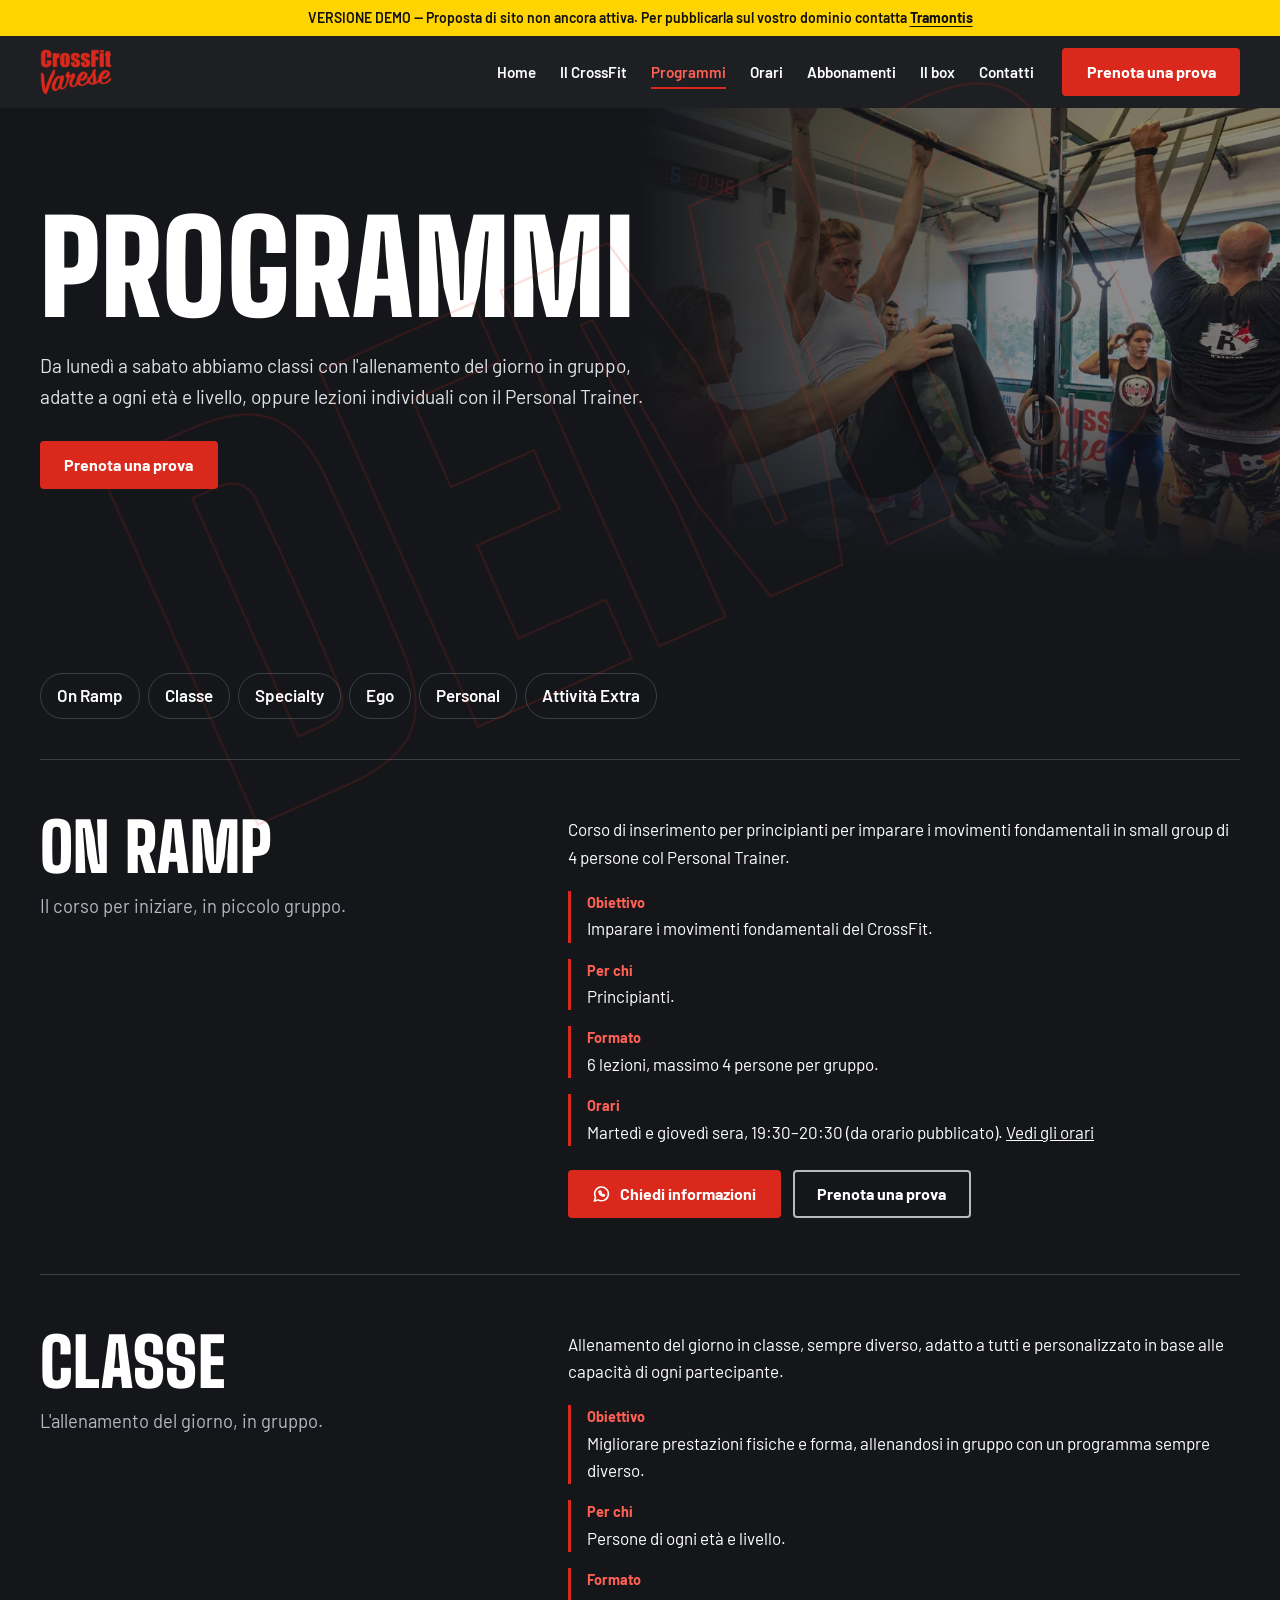
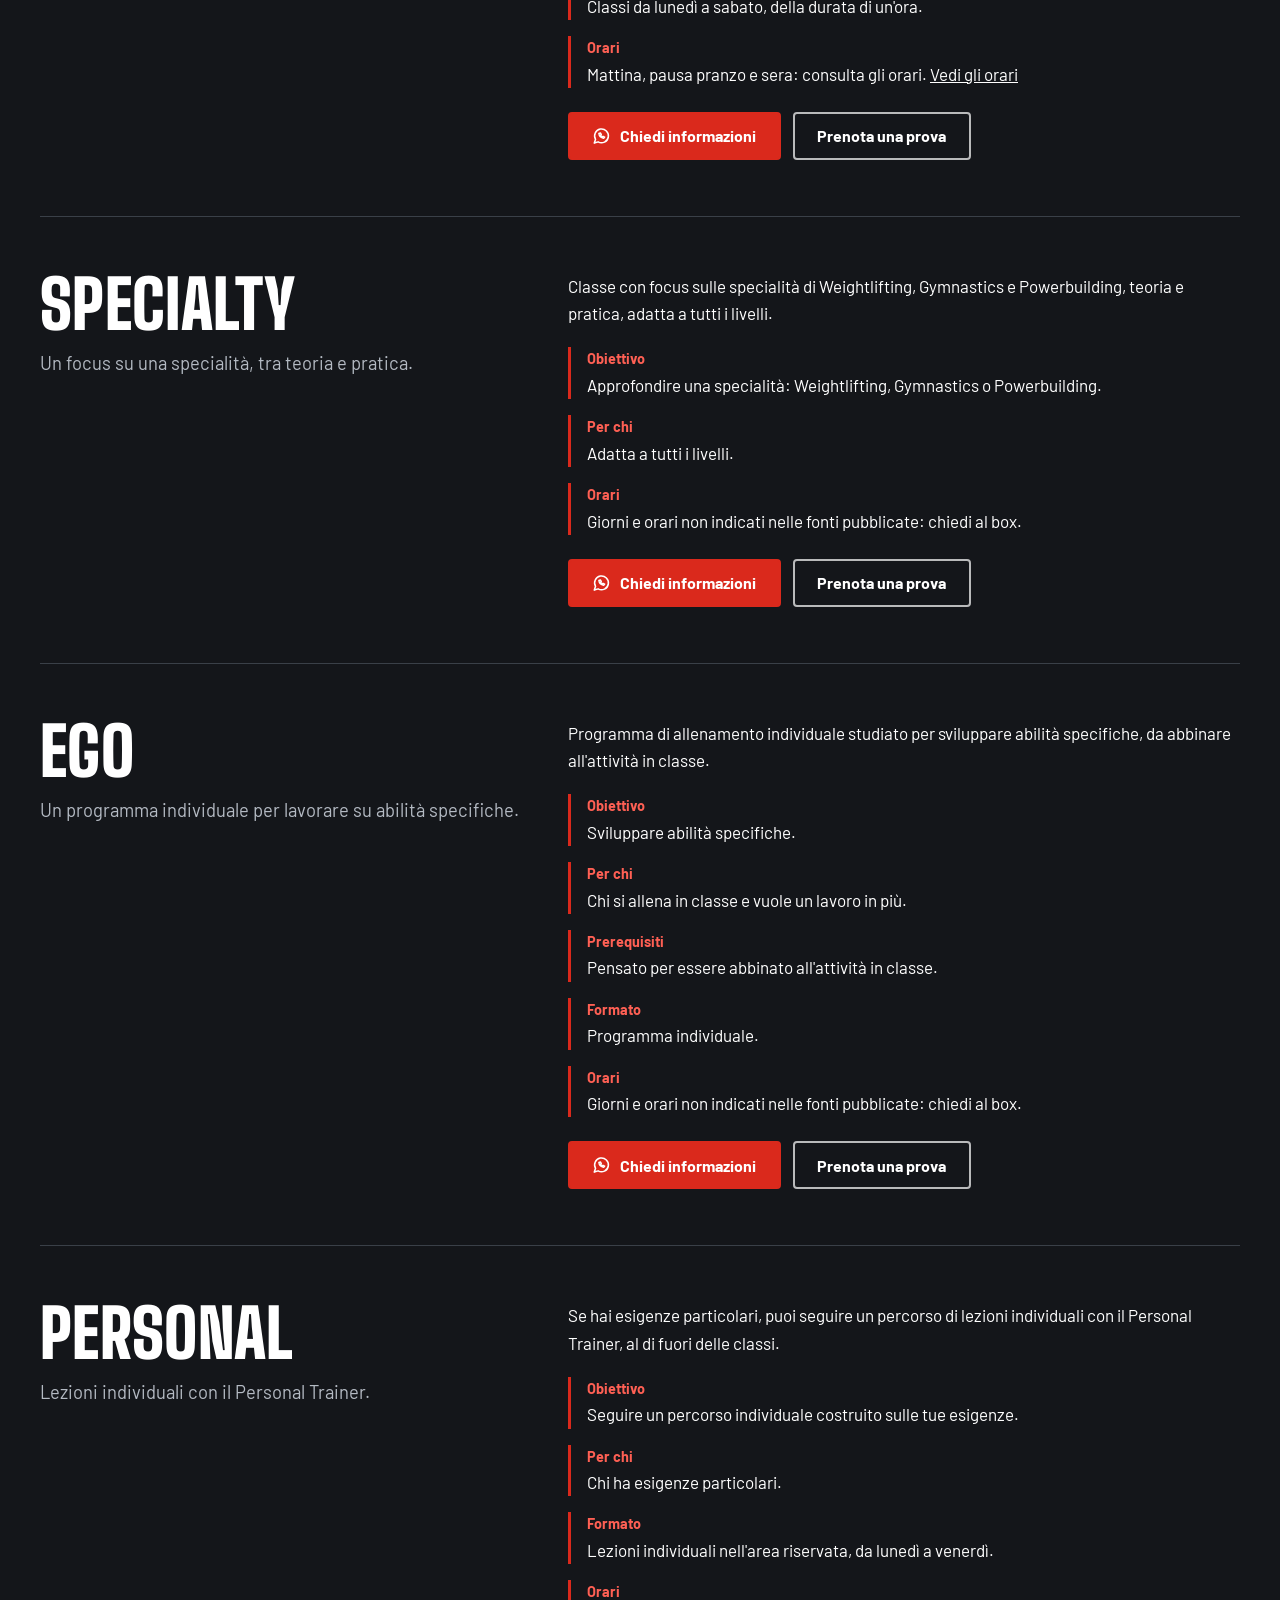
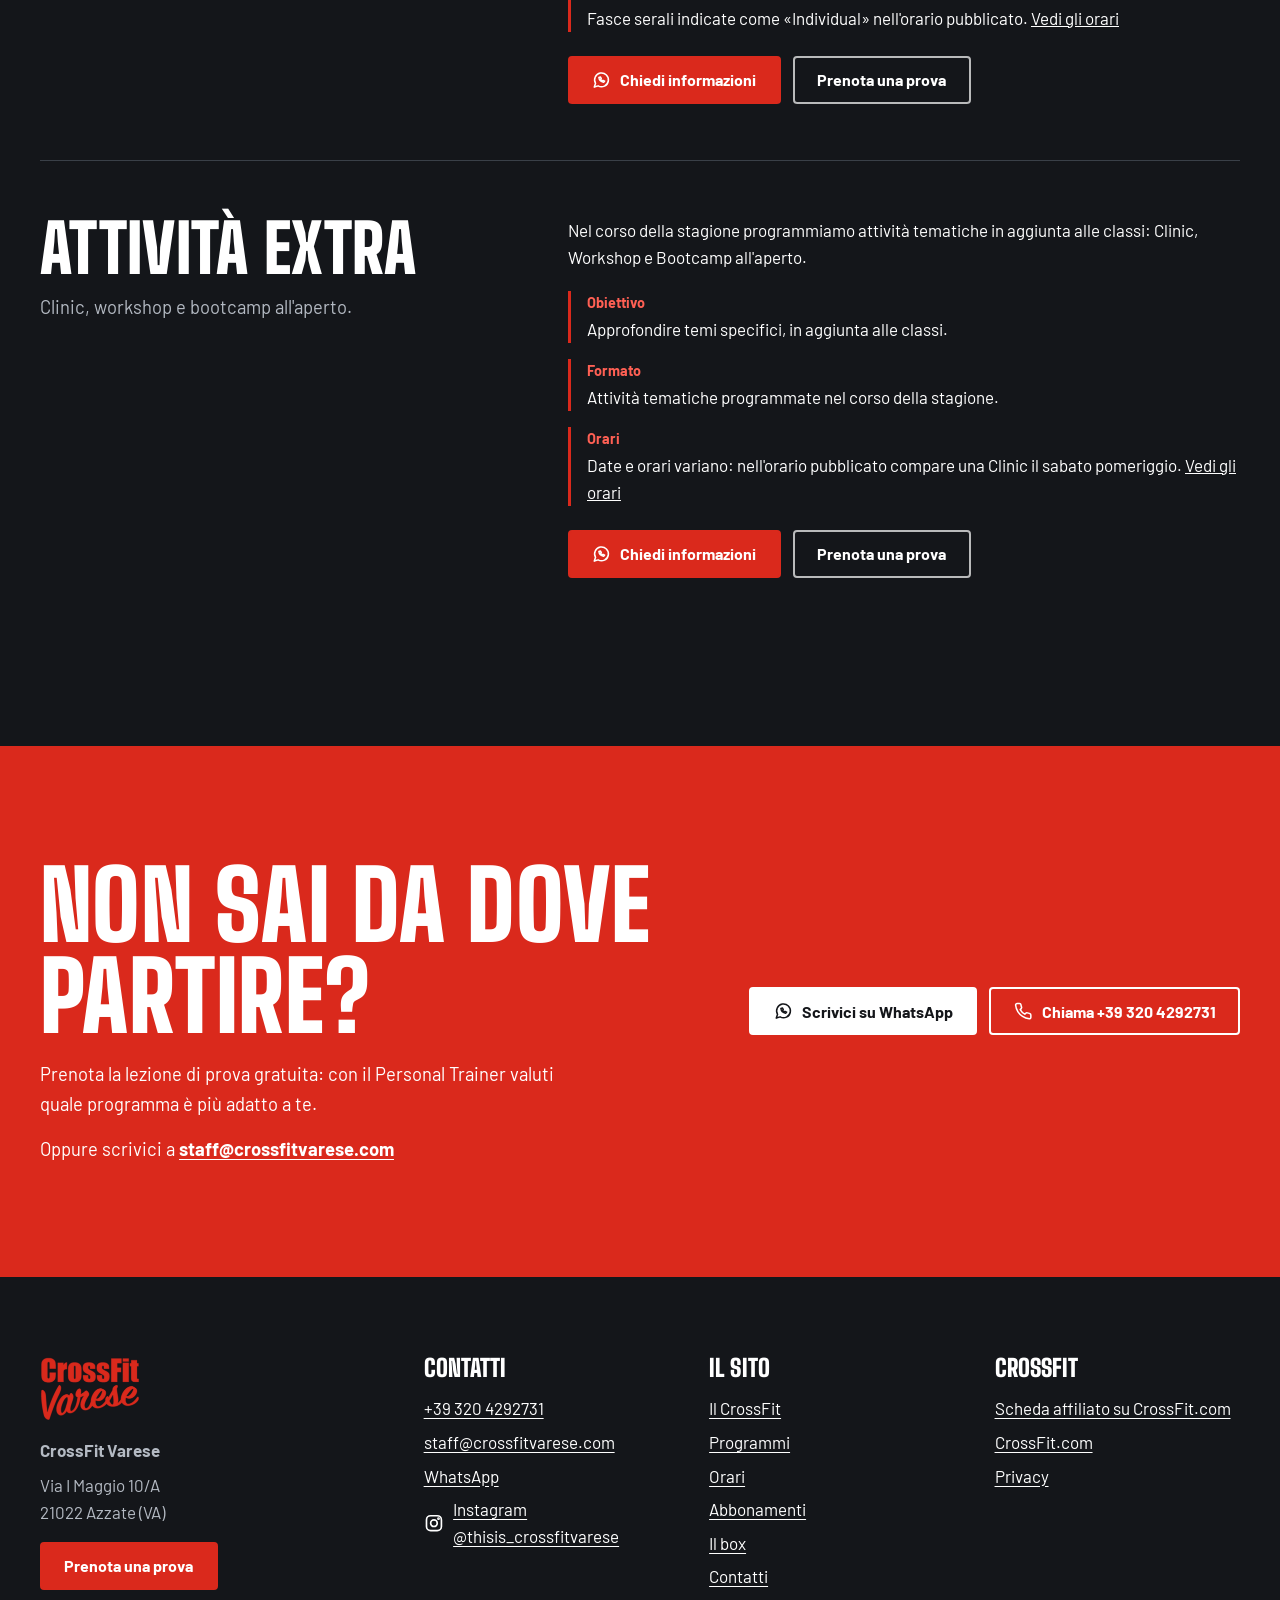
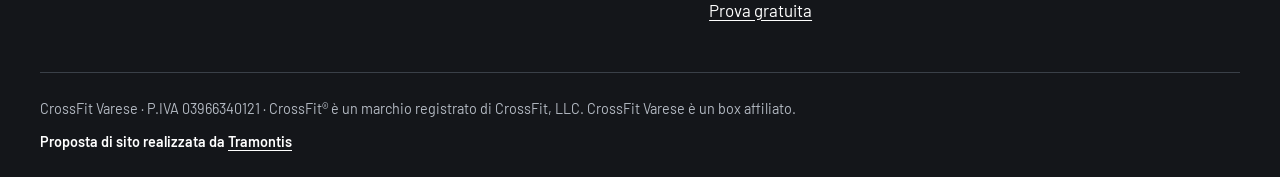
<file: programmi.html>
<!doctype html>
<html lang="it">
<head>
  <meta charset="utf-8">
  <meta name="viewport" content="width=device-width, initial-scale=1">
  <title>[DEMO] Programmi e corsi | CrossFit Varese</title>
  <meta name="description" content="I programmi di CrossFit Varese: On Ramp per principianti, Classe, Specialty, Ego, Personal e attività extra come Clinic, Workshop e Bootcamp all&#x27;aperto.">
  <meta name="robots" content="noindex, nofollow">
  <meta name="theme-color" content="#14161a">
  
  <meta property="og:type" content="website">
  <meta property="og:locale" content="it_IT">
  <meta property="og:site_name" content="CrossFit Varese">
  <meta property="og:title" content="[DEMO] Programmi e corsi | CrossFit Varese">
  <meta property="og:description" content="I programmi di CrossFit Varese: On Ramp per principianti, Classe, Specialty, Ego, Personal e attività extra come Clinic, Workshop e Bootcamp all&#x27;aperto.">
  
  <meta name="twitter:card" content="summary_large_image">
  <link rel="icon" href="assets/img/favicon.ico" sizes="48x48">
  <link rel="icon" type="image/png" href="assets/img/favicon-32.png" sizes="32x32">
  <link rel="apple-touch-icon" href="assets/img/apple-touch-icon.png">
  <link rel="preload" href="assets/fonts/BigShouldersDisplay-var.woff2" as="font" type="font/woff2" crossorigin>
  <link rel="preload" href="assets/fonts/Barlow-400.woff2" as="font" type="font/woff2" crossorigin>
  <link rel="stylesheet" href="assets/css/style.css">
  <script>document.documentElement.classList.add('js');</script>
  
</head>
<body class="" data-demo="true">
  <a class="skip-link" href="#contenuto">Vai al contenuto</a>
  <div class="demo-banner" role="note">VERSIONE DEMO — Proposta di sito non ancora attiva. Per pubblicarla sul vostro dominio contatta <a href="https://tramontis.netlify.app/" target="_blank" rel="noopener">Tramontis</a></div>
  
  <header class="site-header">
    <div class="container">
      <a class="brand" href="index.html" aria-label="CrossFit Varese — Home"><img src="assets/img/logo.png" width="400" height="255" alt="CrossFit Varese" style="aspect-ratio:400/255"></a>
      <button class="nav-toggle" type="button" aria-expanded="false" aria-controls="primary-nav" aria-label="Apri il menu"><span></span></button>
      <nav class="primary-nav" id="primary-nav" aria-label="Navigazione principale"><ul><li style="--i:0"><a href="index.html">Home</a></li><li style="--i:1"><a href="crossfit.html">Il CrossFit</a></li><li style="--i:2"><a href="programmi.html" aria-current="page">Programmi</a></li><li style="--i:3"><a href="orari.html">Orari</a></li><li style="--i:4"><a href="abbonamenti.html">Abbonamenti</a></li><li style="--i:5"><a href="box.html">Il box</a></li><li style="--i:6"><a href="contatti.html">Contatti</a></li></ul><a class="btn" href="prova-gratuita.html"><span>Prenota una prova</span></a></nav>
    </div>
  </header>
  <main id="contenuto">

    <section class="page-hero page-hero--photo" style="--hero-img:url(../img/coach-tecnica-trazioni.webp)"><div class="container"><h1><span class="line"><span style="--i:0">Programmi</span></span></h1><p>Da lunedì a sabato abbiamo classi con l&#x27;allenamento del giorno in gruppo, adatte a ogni età e livello, oppure lezioni individuali con il Personal Trainer.</p><div class="btn-row"><a class="btn" href="prova-gratuita.html"><span>Prenota una prova</span></a></div></div></section>
    <section class="section section--dark">
      <div class="container">
        <nav class="program-nav" aria-label="Programmi"><a href="#on-ramp">On Ramp</a><a href="#classe">Classe</a><a href="#specialty">Specialty</a><a href="#ego">Ego</a><a href="#personal">Personal</a><a href="#extra">Attività Extra</a></nav>
        
        <article class="program" id="on-ramp" data-reveal="item">
          <div>
            <h2>On Ramp</h2>
            <p class="tagline">Il corso per iniziare, in piccolo gruppo.</p>
          </div>
          <div>
            <p>Corso di inserimento per principianti per imparare i movimenti fondamentali in small group di 4 persone col Personal Trainer.</p>
            <dl class="spec"><div><dt>Obiettivo</dt><dd>Imparare i movimenti fondamentali del CrossFit.</dd></div><div><dt>Per chi</dt><dd>Principianti.</dd></div><div><dt>Formato</dt><dd>6 lezioni, massimo 4 persone per gruppo.</dd></div><div><dt>Orari</dt><dd>Martedì e giovedì sera, 19:30–20:30 (da orario pubblicato). <a href="orari.html">Vedi gli orari</a></dd></div></dl>
            <div class="btn-row"><a class="btn" href="https://wa.me/393204292731?text=Ciao%20CrossFit%20Varese%2C%20vorrei%20avere%20informazioni%20sul%20programma%20On%20Ramp." target="_blank" rel="noopener"><svg viewBox="0 0 24 24" fill="none" stroke="currentColor" stroke-width="2" stroke-linecap="round" stroke-linejoin="round" aria-hidden="true" focusable="false"><path d="M3 21l1.65-4.9A9 9 0 1 1 8 19.4L3 21z"/><path d="M9 8.5c.4 3 3.2 5.8 6.2 6.2l1.3-1.5-2.1-1-.9.8c-.9-.4-1.8-1.3-2.2-2.2l.8-.9-1-2.1L9 8.5z"/></svg><span>Chiedi informazioni</span></a><a class="btn btn--ghost" href="prova-gratuita.html"><span>Prenota una prova</span></a></div>
          </div>
        </article>
        <article class="program" id="classe" data-reveal="item">
          <div>
            <h2>Classe</h2>
            <p class="tagline">L&#x27;allenamento del giorno, in gruppo.</p>
          </div>
          <div>
            <p>Allenamento del giorno in classe, sempre diverso, adatto a tutti e personalizzato in base alle capacità di ogni partecipante.</p>
            <dl class="spec"><div><dt>Obiettivo</dt><dd>Migliorare prestazioni fisiche e forma, allenandosi in gruppo con un programma sempre diverso.</dd></div><div><dt>Per chi</dt><dd>Persone di ogni età e livello.</dd></div><div><dt>Formato</dt><dd>Classi da lunedì a sabato, della durata di un&#x27;ora.</dd></div><div><dt>Orari</dt><dd>Mattina, pausa pranzo e sera: consulta gli orari. <a href="orari.html">Vedi gli orari</a></dd></div></dl>
            <div class="btn-row"><a class="btn" href="https://wa.me/393204292731?text=Ciao%20CrossFit%20Varese%2C%20vorrei%20avere%20informazioni%20sul%20programma%20Classe." target="_blank" rel="noopener"><svg viewBox="0 0 24 24" fill="none" stroke="currentColor" stroke-width="2" stroke-linecap="round" stroke-linejoin="round" aria-hidden="true" focusable="false"><path d="M3 21l1.65-4.9A9 9 0 1 1 8 19.4L3 21z"/><path d="M9 8.5c.4 3 3.2 5.8 6.2 6.2l1.3-1.5-2.1-1-.9.8c-.9-.4-1.8-1.3-2.2-2.2l.8-.9-1-2.1L9 8.5z"/></svg><span>Chiedi informazioni</span></a><a class="btn btn--ghost" href="prova-gratuita.html"><span>Prenota una prova</span></a></div>
          </div>
        </article>
        <article class="program" id="specialty" data-reveal="item">
          <div>
            <h2>Specialty</h2>
            <p class="tagline">Un focus su una specialità, tra teoria e pratica.</p>
          </div>
          <div>
            <p>Classe con focus sulle specialità di Weightlifting, Gymnastics e Powerbuilding, teoria e pratica, adatta a tutti i livelli.</p>
            <dl class="spec"><div><dt>Obiettivo</dt><dd>Approfondire una specialità: Weightlifting, Gymnastics o Powerbuilding.</dd></div><div><dt>Per chi</dt><dd>Adatta a tutti i livelli.</dd></div><div><dt>Orari</dt><dd>Giorni e orari non indicati nelle fonti pubblicate: chiedi al box.</dd></div></dl>
            <div class="btn-row"><a class="btn" href="https://wa.me/393204292731?text=Ciao%20CrossFit%20Varese%2C%20vorrei%20avere%20informazioni%20sul%20programma%20Specialty." target="_blank" rel="noopener"><svg viewBox="0 0 24 24" fill="none" stroke="currentColor" stroke-width="2" stroke-linecap="round" stroke-linejoin="round" aria-hidden="true" focusable="false"><path d="M3 21l1.65-4.9A9 9 0 1 1 8 19.4L3 21z"/><path d="M9 8.5c.4 3 3.2 5.8 6.2 6.2l1.3-1.5-2.1-1-.9.8c-.9-.4-1.8-1.3-2.2-2.2l.8-.9-1-2.1L9 8.5z"/></svg><span>Chiedi informazioni</span></a><a class="btn btn--ghost" href="prova-gratuita.html"><span>Prenota una prova</span></a></div>
          </div>
        </article>
        <article class="program" id="ego" data-reveal="item">
          <div>
            <h2>Ego</h2>
            <p class="tagline">Un programma individuale per lavorare su abilità specifiche.</p>
          </div>
          <div>
            <p>Programma di allenamento individuale studiato per sviluppare abilità specifiche, da abbinare all&#x27;attività in classe.</p>
            <dl class="spec"><div><dt>Obiettivo</dt><dd>Sviluppare abilità specifiche.</dd></div><div><dt>Per chi</dt><dd>Chi si allena in classe e vuole un lavoro in più.</dd></div><div><dt>Prerequisiti</dt><dd>Pensato per essere abbinato all&#x27;attività in classe.</dd></div><div><dt>Formato</dt><dd>Programma individuale.</dd></div><div><dt>Orari</dt><dd>Giorni e orari non indicati nelle fonti pubblicate: chiedi al box.</dd></div></dl>
            <div class="btn-row"><a class="btn" href="https://wa.me/393204292731?text=Ciao%20CrossFit%20Varese%2C%20vorrei%20avere%20informazioni%20sul%20programma%20Ego." target="_blank" rel="noopener"><svg viewBox="0 0 24 24" fill="none" stroke="currentColor" stroke-width="2" stroke-linecap="round" stroke-linejoin="round" aria-hidden="true" focusable="false"><path d="M3 21l1.65-4.9A9 9 0 1 1 8 19.4L3 21z"/><path d="M9 8.5c.4 3 3.2 5.8 6.2 6.2l1.3-1.5-2.1-1-.9.8c-.9-.4-1.8-1.3-2.2-2.2l.8-.9-1-2.1L9 8.5z"/></svg><span>Chiedi informazioni</span></a><a class="btn btn--ghost" href="prova-gratuita.html"><span>Prenota una prova</span></a></div>
          </div>
        </article>
        <article class="program" id="personal" data-reveal="item">
          <div>
            <h2>Personal</h2>
            <p class="tagline">Lezioni individuali con il Personal Trainer.</p>
          </div>
          <div>
            <p>Se hai esigenze particolari, puoi seguire un percorso di lezioni individuali con il Personal Trainer, al di fuori delle classi.</p>
            <dl class="spec"><div><dt>Obiettivo</dt><dd>Seguire un percorso individuale costruito sulle tue esigenze.</dd></div><div><dt>Per chi</dt><dd>Chi ha esigenze particolari.</dd></div><div><dt>Formato</dt><dd>Lezioni individuali nell&#x27;area riservata, da lunedì a venerdì.</dd></div><div><dt>Orari</dt><dd>Fasce serali indicate come «Individual» nell&#x27;orario pubblicato. <a href="orari.html">Vedi gli orari</a></dd></div></dl>
            <div class="btn-row"><a class="btn" href="https://wa.me/393204292731?text=Ciao%20CrossFit%20Varese%2C%20vorrei%20avere%20informazioni%20sul%20programma%20Personal." target="_blank" rel="noopener"><svg viewBox="0 0 24 24" fill="none" stroke="currentColor" stroke-width="2" stroke-linecap="round" stroke-linejoin="round" aria-hidden="true" focusable="false"><path d="M3 21l1.65-4.9A9 9 0 1 1 8 19.4L3 21z"/><path d="M9 8.5c.4 3 3.2 5.8 6.2 6.2l1.3-1.5-2.1-1-.9.8c-.9-.4-1.8-1.3-2.2-2.2l.8-.9-1-2.1L9 8.5z"/></svg><span>Chiedi informazioni</span></a><a class="btn btn--ghost" href="prova-gratuita.html"><span>Prenota una prova</span></a></div>
          </div>
        </article>
        <article class="program" id="extra" data-reveal="item">
          <div>
            <h2>Attività Extra</h2>
            <p class="tagline">Clinic, workshop e bootcamp all&#x27;aperto.</p>
          </div>
          <div>
            <p>Nel corso della stagione programmiamo attività tematiche in aggiunta alle classi: Clinic, Workshop e Bootcamp all&#x27;aperto.</p>
            <dl class="spec"><div><dt>Obiettivo</dt><dd>Approfondire temi specifici, in aggiunta alle classi.</dd></div><div><dt>Formato</dt><dd>Attività tematiche programmate nel corso della stagione.</dd></div><div><dt>Orari</dt><dd>Date e orari variano: nell&#x27;orario pubblicato compare una Clinic il sabato pomeriggio. <a href="orari.html">Vedi gli orari</a></dd></div></dl>
            <div class="btn-row"><a class="btn" href="https://wa.me/393204292731?text=Ciao%20CrossFit%20Varese%2C%20vorrei%20avere%20informazioni%20sul%20programma%20Attivit%C3%A0%20Extra." target="_blank" rel="noopener"><svg viewBox="0 0 24 24" fill="none" stroke="currentColor" stroke-width="2" stroke-linecap="round" stroke-linejoin="round" aria-hidden="true" focusable="false"><path d="M3 21l1.65-4.9A9 9 0 1 1 8 19.4L3 21z"/><path d="M9 8.5c.4 3 3.2 5.8 6.2 6.2l1.3-1.5-2.1-1-.9.8c-.9-.4-1.8-1.3-2.2-2.2l.8-.9-1-2.1L9 8.5z"/></svg><span>Chiedi informazioni</span></a><a class="btn btn--ghost" href="prova-gratuita.html"><span>Prenota una prova</span></a></div>
          </div>
        </article>
      </div>
    </section>
    
    <section class="section section--red" aria-labelledby="cta-title">
      <div class="container cta-band">
        <div>
          <h2 id="cta-title" data-reveal="lines"><span class="line"><span style="--i:0">Non sai da dove partire?</span></span></h2>
          <p>Prenota la lezione di prova gratuita: con il Personal Trainer valuti quale programma è più adatto a te.</p>
          <p class="cta-alt">Oppure scrivici a <a href="mailto:staff@crossfitvarese.com">staff@crossfitvarese.com</a></p>
        </div>
        <div class="btn-row">
          <a class="btn btn--white" href="https://wa.me/393204292731?text=Ciao%20CrossFit%20Varese%2C%20vorrei%20prenotare%20la%20lezione%20di%20prova%20gratuita.%20Potete%20aiutarmi%20a%20scegliere%20giorno%20e%20orario%3F" target="_blank" rel="noopener"><svg viewBox="0 0 24 24" fill="none" stroke="currentColor" stroke-width="2" stroke-linecap="round" stroke-linejoin="round" aria-hidden="true" focusable="false"><path d="M3 21l1.65-4.9A9 9 0 1 1 8 19.4L3 21z"/><path d="M9 8.5c.4 3 3.2 5.8 6.2 6.2l1.3-1.5-2.1-1-.9.8c-.9-.4-1.8-1.3-2.2-2.2l.8-.9-1-2.1L9 8.5z"/></svg><span>Scrivici su WhatsApp</span></a>
          <a class="btn btn--ghost" href="tel:+393204292731"><svg viewBox="0 0 24 24" fill="none" stroke="currentColor" stroke-width="2" stroke-linecap="round" stroke-linejoin="round" aria-hidden="true" focusable="false"><path d="M22 16.92v3a2 2 0 0 1-2.18 2 19.79 19.79 0 0 1-8.63-3.07 19.5 19.5 0 0 1-6-6 19.79 19.79 0 0 1-3.07-8.67A2 2 0 0 1 4.11 2h3a2 2 0 0 1 2 1.72c.13.96.36 1.9.7 2.81a2 2 0 0 1-.45 2.11L8.09 9.91a16 16 0 0 0 6 6l1.27-1.27a2 2 0 0 1 2.11-.45c.91.34 1.85.57 2.81.7A2 2 0 0 1 22 16.92z"/></svg><span>Chiama +39 320 4292731</span></a>
        </div>
      </div>
    </section>
  </main>
  <footer class="site-footer">
    <div class="container">
      <div class="footer-grid">
        <div>
          <img src="assets/img/logo.png" width="400" height="255" alt="CrossFit Varese" loading="lazy" style="aspect-ratio:400/255">
          <p><strong>CrossFit Varese</strong></p>
          <address>Via I Maggio 10/A<br>21022 Azzate (VA)</address>
          <a class="btn" href="prova-gratuita.html"><span>Prenota una prova</span></a>
        </div>
        <div>
          <h2>Contatti</h2>
          <ul>
            <li><a href="tel:+393204292731">+39 320 4292731</a></li>
            <li><a href="mailto:staff@crossfitvarese.com">staff@crossfitvarese.com</a></li>
            <li><a href="https://wa.me/393204292731?text=Ciao%20CrossFit%20Varese%2C%20vorrei%20avere%20delle%20informazioni." target="_blank" rel="noopener">WhatsApp</a></li>
            <li><a class="social" href="https://www.instagram.com/thisis_crossfitvarese/" target="_blank" rel="noopener"><svg viewBox="0 0 24 24" fill="none" stroke="currentColor" stroke-width="2" stroke-linecap="round" stroke-linejoin="round" aria-hidden="true" focusable="false"><rect x="3" y="3" width="18" height="18" rx="5"/><circle cx="12" cy="12" r="4"/><circle cx="17.5" cy="6.5" r=".7"/></svg><span>Instagram @thisis_crossfitvarese</span></a></li>
          </ul>
        </div>
        <div>
          <h2>Il sito</h2>
          <ul><li><a href="crossfit.html">Il CrossFit</a></li><li><a href="programmi.html">Programmi</a></li><li><a href="orari.html">Orari</a></li><li><a href="abbonamenti.html">Abbonamenti</a></li><li><a href="box.html">Il box</a></li><li><a href="contatti.html">Contatti</a></li><li><a href="prova-gratuita.html">Prova gratuita</a></li></ul>
        </div>
        <div>
          <h2>CrossFit</h2>
          <ul>
            <li><a href="https://www.crossfit.com/gym/5630/crossfit-varese" target="_blank" rel="noopener">Scheda affiliato su CrossFit.com</a></li>
            <li><a href="https://www.crossfit.com/" target="_blank" rel="noopener">CrossFit.com</a></li>
            <li><a href="privacy.html">Privacy</a></li>
          </ul>
        </div>
      </div>
      <div class="footer-base">
        <p>CrossFit Varese · P.IVA 03966340121 · CrossFit® è un marchio registrato di CrossFit, LLC. CrossFit Varese è un box affiliato.</p>
        <p class="footer-credit demo-only">Proposta di sito realizzata da <a href="https://tramontis.netlify.app/" target="_blank" rel="noopener">Tramontis</a></p>
      </div>
    </div>
  </footer>
  <div class="sticky-cta" aria-label="Contatto rapido">
    <a class="btn" href="https://wa.me/393204292731?text=Ciao%20CrossFit%20Varese%2C%20vorrei%20prenotare%20la%20lezione%20di%20prova%20gratuita.%20Potete%20aiutarmi%20a%20scegliere%20giorno%20e%20orario%3F" target="_blank" rel="noopener"><svg viewBox="0 0 24 24" fill="none" stroke="currentColor" stroke-width="2" stroke-linecap="round" stroke-linejoin="round" aria-hidden="true" focusable="false"><path d="M3 21l1.65-4.9A9 9 0 1 1 8 19.4L3 21z"/><path d="M9 8.5c.4 3 3.2 5.8 6.2 6.2l1.3-1.5-2.1-1-.9.8c-.9-.4-1.8-1.3-2.2-2.2l.8-.9-1-2.1L9 8.5z"/></svg><span>Prenota una prova</span></a>
    <a class="btn btn--ghost btn--call" href="tel:+393204292731" aria-label="Chiama CrossFit Varese"><svg viewBox="0 0 24 24" fill="none" stroke="currentColor" stroke-width="2" stroke-linecap="round" stroke-linejoin="round" aria-hidden="true" focusable="false"><path d="M22 16.92v3a2 2 0 0 1-2.18 2 19.79 19.79 0 0 1-8.63-3.07 19.5 19.5 0 0 1-6-6 19.79 19.79 0 0 1-3.07-8.67A2 2 0 0 1 4.11 2h3a2 2 0 0 1 2 1.72c.13.96.36 1.9.7 2.81a2 2 0 0 1-.45 2.11L8.09 9.91a16 16 0 0 0 6 6l1.27-1.27a2 2 0 0 1 2.11-.45c.91.34 1.85.57 2.81.7A2 2 0 0 1 22 16.92z"/></svg></a>
  </div>
  
  <script src="assets/js/main.js" defer></script>
</body>
</html>
</file>
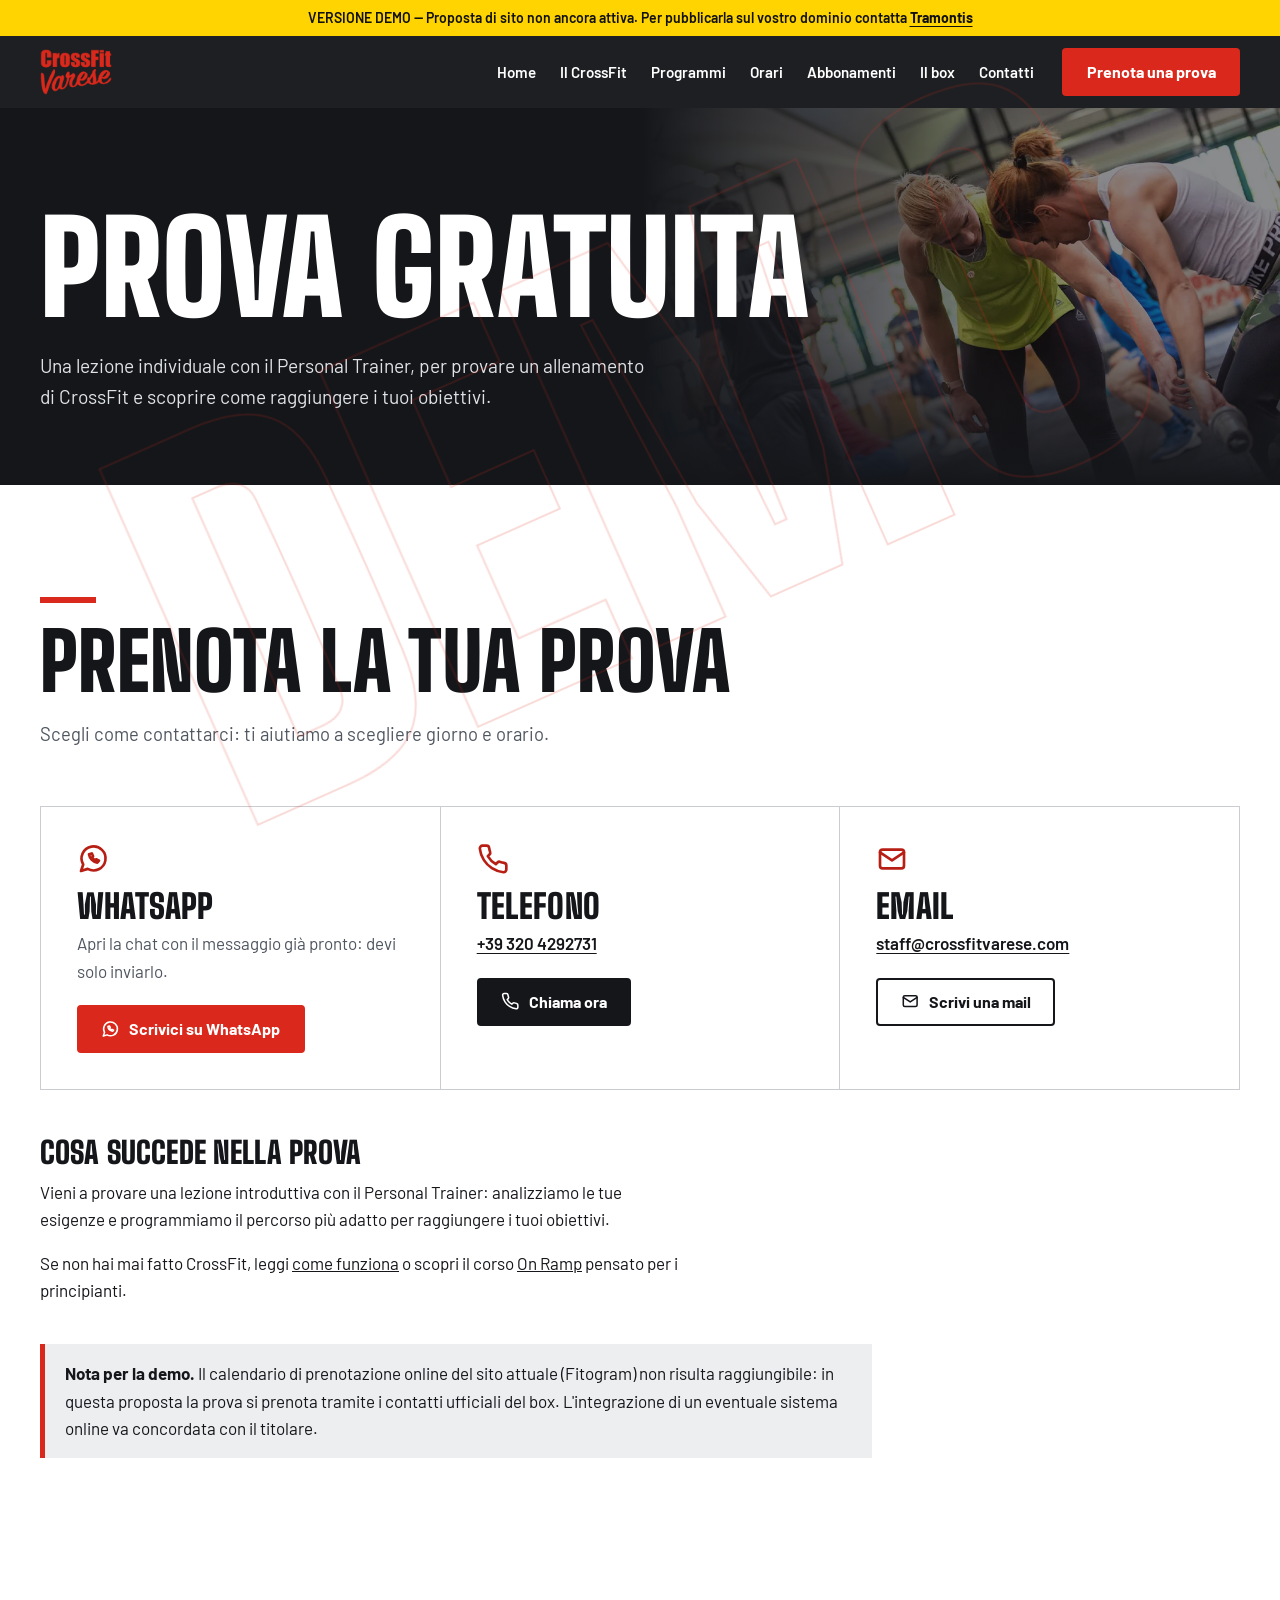
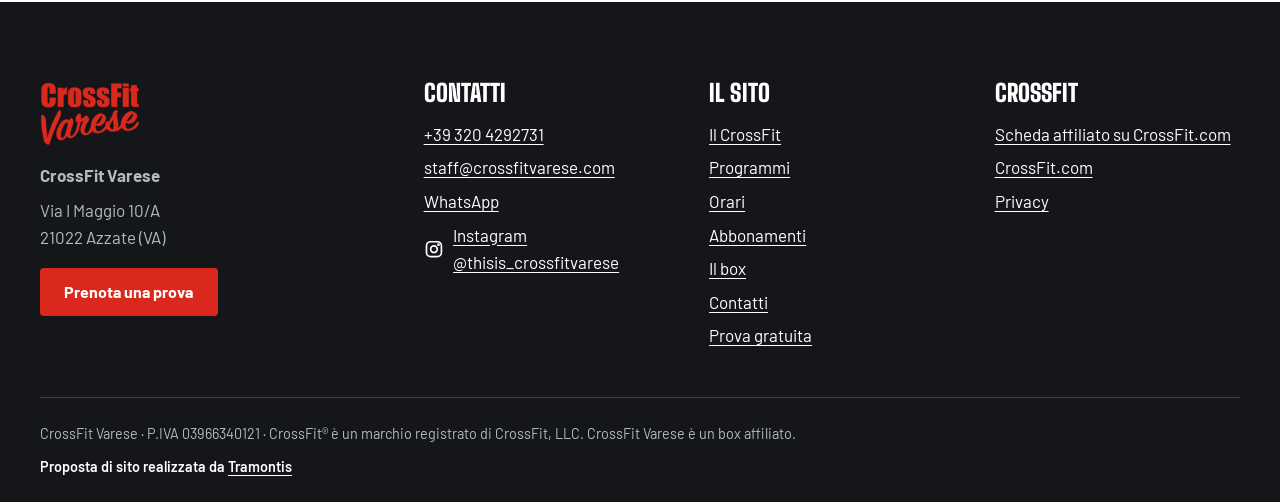
<file: prova-gratuita.html>
<!doctype html>
<html lang="it">
<head>
  <meta charset="utf-8">
  <meta name="viewport" content="width=device-width, initial-scale=1">
  <title>[DEMO] Prova gratuita | CrossFit Varese</title>
  <meta name="description" content="Prenota la lezione di prova gratuita con il Personal Trainer a CrossFit Varese, ad Azzate: scrivici su WhatsApp, chiamaci o mandaci una mail.">
  <meta name="robots" content="noindex, nofollow">
  <meta name="theme-color" content="#14161a">
  
  <meta property="og:type" content="website">
  <meta property="og:locale" content="it_IT">
  <meta property="og:site_name" content="CrossFit Varese">
  <meta property="og:title" content="[DEMO] Prova gratuita | CrossFit Varese">
  <meta property="og:description" content="Prenota la lezione di prova gratuita con il Personal Trainer a CrossFit Varese, ad Azzate: scrivici su WhatsApp, chiamaci o mandaci una mail.">
  
  <meta name="twitter:card" content="summary_large_image">
  <link rel="icon" href="assets/img/favicon.ico" sizes="48x48">
  <link rel="icon" type="image/png" href="assets/img/favicon-32.png" sizes="32x32">
  <link rel="apple-touch-icon" href="assets/img/apple-touch-icon.png">
  <link rel="preload" href="assets/fonts/BigShouldersDisplay-var.woff2" as="font" type="font/woff2" crossorigin>
  <link rel="preload" href="assets/fonts/Barlow-400.woff2" as="font" type="font/woff2" crossorigin>
  <link rel="stylesheet" href="assets/css/style.css">
  <script>document.documentElement.classList.add('js');</script>
  
</head>
<body class="" data-demo="true">
  <a class="skip-link" href="#contenuto">Vai al contenuto</a>
  <div class="demo-banner" role="note">VERSIONE DEMO — Proposta di sito non ancora attiva. Per pubblicarla sul vostro dominio contatta <a href="https://tramontis.netlify.app/" target="_blank" rel="noopener">Tramontis</a></div>
  
  <header class="site-header">
    <div class="container">
      <a class="brand" href="index.html" aria-label="CrossFit Varese — Home"><img src="assets/img/logo.png" width="400" height="255" alt="CrossFit Varese" style="aspect-ratio:400/255"></a>
      <button class="nav-toggle" type="button" aria-expanded="false" aria-controls="primary-nav" aria-label="Apri il menu"><span></span></button>
      <nav class="primary-nav" id="primary-nav" aria-label="Navigazione principale"><ul><li style="--i:0"><a href="index.html">Home</a></li><li style="--i:1"><a href="crossfit.html">Il CrossFit</a></li><li style="--i:2"><a href="programmi.html">Programmi</a></li><li style="--i:3"><a href="orari.html">Orari</a></li><li style="--i:4"><a href="abbonamenti.html">Abbonamenti</a></li><li style="--i:5"><a href="box.html">Il box</a></li><li style="--i:6"><a href="contatti.html">Contatti</a></li></ul><a class="btn" href="prova-gratuita.html" aria-current="page"><span>Prenota una prova</span></a></nav>
    </div>
  </header>
  <main id="contenuto">

    <section class="page-hero page-hero--photo" style="--hero-img:url(../img/coach-correzione-movimento.webp)"><div class="container"><h1><span class="line"><span style="--i:0">Prova gratuita</span></span></h1><p>Una lezione individuale con il Personal Trainer, per provare un allenamento di CrossFit e scoprire come raggiungere i tuoi obiettivi.</p></div></section>
    <section class="section section--light" aria-labelledby="t-prova">
      <div class="container">
        <div class="sec-head"><h2 id="t-prova" data-reveal="lines"><span class="line"><span style="--i:0">Prenota la tua prova</span></span></h2><p>Scegli come contattarci: ti aiutiamo a scegliere giorno e orario.</p></div>
        <div class="contact-grid contact-grid--3">
          <div class="contact-card" data-reveal="item"><svg class="icon" viewBox="0 0 24 24" fill="none" stroke="currentColor" stroke-width="2" stroke-linecap="round" stroke-linejoin="round" aria-hidden="true" focusable="false"><path d="M3 21l1.65-4.9A9 9 0 1 1 8 19.4L3 21z"/><path d="M9 8.5c.4 3 3.2 5.8 6.2 6.2l1.3-1.5-2.1-1-.9.8c-.9-.4-1.8-1.3-2.2-2.2l.8-.9-1-2.1L9 8.5z"/></svg><h2>WhatsApp</h2><p>Apri la chat con il messaggio già pronto: devi solo inviarlo.</p><a class="btn" href="https://wa.me/393204292731?text=Ciao%20CrossFit%20Varese%2C%20vorrei%20prenotare%20la%20lezione%20di%20prova%20gratuita.%20Potete%20aiutarmi%20a%20scegliere%20giorno%20e%20orario%3F" target="_blank" rel="noopener"><svg viewBox="0 0 24 24" fill="none" stroke="currentColor" stroke-width="2" stroke-linecap="round" stroke-linejoin="round" aria-hidden="true" focusable="false"><path d="M3 21l1.65-4.9A9 9 0 1 1 8 19.4L3 21z"/><path d="M9 8.5c.4 3 3.2 5.8 6.2 6.2l1.3-1.5-2.1-1-.9.8c-.9-.4-1.8-1.3-2.2-2.2l.8-.9-1-2.1L9 8.5z"/></svg><span>Scrivici su WhatsApp</span></a></div>
          <div class="contact-card" data-reveal="item"><svg class="icon" viewBox="0 0 24 24" fill="none" stroke="currentColor" stroke-width="2" stroke-linecap="round" stroke-linejoin="round" aria-hidden="true" focusable="false"><path d="M22 16.92v3a2 2 0 0 1-2.18 2 19.79 19.79 0 0 1-8.63-3.07 19.5 19.5 0 0 1-6-6 19.79 19.79 0 0 1-3.07-8.67A2 2 0 0 1 4.11 2h3a2 2 0 0 1 2 1.72c.13.96.36 1.9.7 2.81a2 2 0 0 1-.45 2.11L8.09 9.91a16 16 0 0 0 6 6l1.27-1.27a2 2 0 0 1 2.11-.45c.91.34 1.85.57 2.81.7A2 2 0 0 1 22 16.92z"/></svg><h2>Telefono</h2><p><a href="tel:+393204292731">+39 320 4292731</a></p><a class="btn btn--dark" href="tel:+393204292731"><svg viewBox="0 0 24 24" fill="none" stroke="currentColor" stroke-width="2" stroke-linecap="round" stroke-linejoin="round" aria-hidden="true" focusable="false"><path d="M22 16.92v3a2 2 0 0 1-2.18 2 19.79 19.79 0 0 1-8.63-3.07 19.5 19.5 0 0 1-6-6 19.79 19.79 0 0 1-3.07-8.67A2 2 0 0 1 4.11 2h3a2 2 0 0 1 2 1.72c.13.96.36 1.9.7 2.81a2 2 0 0 1-.45 2.11L8.09 9.91a16 16 0 0 0 6 6l1.27-1.27a2 2 0 0 1 2.11-.45c.91.34 1.85.57 2.81.7A2 2 0 0 1 22 16.92z"/></svg><span>Chiama ora</span></a></div>
          <div class="contact-card" data-reveal="item"><svg class="icon" viewBox="0 0 24 24" fill="none" stroke="currentColor" stroke-width="2" stroke-linecap="round" stroke-linejoin="round" aria-hidden="true" focusable="false"><rect x="3" y="5" width="18" height="14" rx="2"/><path d="m3 7 9 6 9-6"/></svg><h2>Email</h2><p><a href="mailto:staff@crossfitvarese.com">staff@crossfitvarese.com</a></p><a class="btn btn--ink-outline" href="mailto:staff@crossfitvarese.com?subject=Richiesta%20lezione%20di%20prova%20gratuita"><svg viewBox="0 0 24 24" fill="none" stroke="currentColor" stroke-width="2" stroke-linecap="round" stroke-linejoin="round" aria-hidden="true" focusable="false"><rect x="3" y="5" width="18" height="14" rx="2"/><path d="m3 7 9 6 9-6"/></svg><span>Scrivi una mail</span></a></div>
        </div>
        <div class="prose" style="margin-top:3rem">
          <h3>Cosa succede nella prova</h3>
          <p>Vieni a provare una lezione introduttiva con il Personal Trainer: analizziamo le tue esigenze e programmiamo il percorso più adatto per raggiungere i tuoi obiettivi.</p>
          <p>Se non hai mai fatto CrossFit, leggi <a href="crossfit.html">come funziona</a> o scopri il corso <a href="programmi.html#on-ramp">On Ramp</a> pensato per i principianti.</p>
        </div>
        <div class="avviso demo-only" role="note" style="margin-top:2.5rem"><p><strong>Nota per la demo.</strong> Il calendario di prenotazione online del sito attuale (Fitogram) non risulta raggiungibile: in questa proposta la prova si prenota tramite i contatti ufficiali del box. L'integrazione di un eventuale sistema online va concordata con il titolare.</p></div>
      </div>
    </section>
  </main>
  <footer class="site-footer">
    <div class="container">
      <div class="footer-grid">
        <div>
          <img src="assets/img/logo.png" width="400" height="255" alt="CrossFit Varese" loading="lazy" style="aspect-ratio:400/255">
          <p><strong>CrossFit Varese</strong></p>
          <address>Via I Maggio 10/A<br>21022 Azzate (VA)</address>
          <a class="btn" href="prova-gratuita.html"><span>Prenota una prova</span></a>
        </div>
        <div>
          <h2>Contatti</h2>
          <ul>
            <li><a href="tel:+393204292731">+39 320 4292731</a></li>
            <li><a href="mailto:staff@crossfitvarese.com">staff@crossfitvarese.com</a></li>
            <li><a href="https://wa.me/393204292731?text=Ciao%20CrossFit%20Varese%2C%20vorrei%20avere%20delle%20informazioni." target="_blank" rel="noopener">WhatsApp</a></li>
            <li><a class="social" href="https://www.instagram.com/thisis_crossfitvarese/" target="_blank" rel="noopener"><svg viewBox="0 0 24 24" fill="none" stroke="currentColor" stroke-width="2" stroke-linecap="round" stroke-linejoin="round" aria-hidden="true" focusable="false"><rect x="3" y="3" width="18" height="18" rx="5"/><circle cx="12" cy="12" r="4"/><circle cx="17.5" cy="6.5" r=".7"/></svg><span>Instagram @thisis_crossfitvarese</span></a></li>
          </ul>
        </div>
        <div>
          <h2>Il sito</h2>
          <ul><li><a href="crossfit.html">Il CrossFit</a></li><li><a href="programmi.html">Programmi</a></li><li><a href="orari.html">Orari</a></li><li><a href="abbonamenti.html">Abbonamenti</a></li><li><a href="box.html">Il box</a></li><li><a href="contatti.html">Contatti</a></li><li><a href="prova-gratuita.html">Prova gratuita</a></li></ul>
        </div>
        <div>
          <h2>CrossFit</h2>
          <ul>
            <li><a href="https://www.crossfit.com/gym/5630/crossfit-varese" target="_blank" rel="noopener">Scheda affiliato su CrossFit.com</a></li>
            <li><a href="https://www.crossfit.com/" target="_blank" rel="noopener">CrossFit.com</a></li>
            <li><a href="privacy.html">Privacy</a></li>
          </ul>
        </div>
      </div>
      <div class="footer-base">
        <p>CrossFit Varese · P.IVA 03966340121 · CrossFit® è un marchio registrato di CrossFit, LLC. CrossFit Varese è un box affiliato.</p>
        <p class="footer-credit demo-only">Proposta di sito realizzata da <a href="https://tramontis.netlify.app/" target="_blank" rel="noopener">Tramontis</a></p>
      </div>
    </div>
  </footer>
  <div class="sticky-cta" aria-label="Contatto rapido">
    <a class="btn" href="https://wa.me/393204292731?text=Ciao%20CrossFit%20Varese%2C%20vorrei%20prenotare%20la%20lezione%20di%20prova%20gratuita.%20Potete%20aiutarmi%20a%20scegliere%20giorno%20e%20orario%3F" target="_blank" rel="noopener"><svg viewBox="0 0 24 24" fill="none" stroke="currentColor" stroke-width="2" stroke-linecap="round" stroke-linejoin="round" aria-hidden="true" focusable="false"><path d="M3 21l1.65-4.9A9 9 0 1 1 8 19.4L3 21z"/><path d="M9 8.5c.4 3 3.2 5.8 6.2 6.2l1.3-1.5-2.1-1-.9.8c-.9-.4-1.8-1.3-2.2-2.2l.8-.9-1-2.1L9 8.5z"/></svg><span>Prenota una prova</span></a>
    <a class="btn btn--ghost btn--call" href="tel:+393204292731" aria-label="Chiama CrossFit Varese"><svg viewBox="0 0 24 24" fill="none" stroke="currentColor" stroke-width="2" stroke-linecap="round" stroke-linejoin="round" aria-hidden="true" focusable="false"><path d="M22 16.92v3a2 2 0 0 1-2.18 2 19.79 19.79 0 0 1-8.63-3.07 19.5 19.5 0 0 1-6-6 19.79 19.79 0 0 1-3.07-8.67A2 2 0 0 1 4.11 2h3a2 2 0 0 1 2 1.72c.13.96.36 1.9.7 2.81a2 2 0 0 1-.45 2.11L8.09 9.91a16 16 0 0 0 6 6l1.27-1.27a2 2 0 0 1 2.11-.45c.91.34 1.85.57 2.81.7A2 2 0 0 1 22 16.92z"/></svg></a>
  </div>
  
  <script src="assets/js/main.js" defer></script>
</body>
</html>
</file>
<file: assets/css/style.css>
/* ==========================================================================
   CrossFit Varese — stile condiviso
   Palette ricavata dal box: pavimento in gomma nero, pareti bianche,
   fascia rossa del logo (#DA291C). Font self-hosted (SIL OFL):
   Big Shoulders Display (titoli) + Barlow (testi).
   ========================================================================== */

@font-face {
  font-family: "Big Shoulders Display";
  src: url("../fonts/BigShouldersDisplay-var.woff2") format("woff2");
  font-weight: 700 900;
  font-style: normal;
  font-display: swap;
}
@font-face { font-family: "Barlow"; src: url("../fonts/Barlow-400.woff2") format("woff2"); font-weight: 400; font-display: swap; }
@font-face { font-family: "Barlow"; src: url("../fonts/Barlow-500.woff2") format("woff2"); font-weight: 500; font-display: swap; }
@font-face { font-family: "Barlow"; src: url("../fonts/Barlow-600.woff2") format("woff2"); font-weight: 600; font-display: swap; }
@font-face { font-family: "Barlow"; src: url("../fonts/Barlow-700.woff2") format("woff2"); font-weight: 700; font-display: swap; }

:root {
  /* colore */
  --carbon: #14161a;
  --graphite: #1f2328;
  --graphite-2: #2a2f36;
  --line-dark: #3a4048;
  --concrete: #edeef0;
  --paper: #ffffff;
  --ink: #14161a;
  --ink-muted: #4f5660;       /* 7:1 su bianco, 6:1 su concrete */
  --chalk-muted: #b4bac3;     /* testo secondario su scuro */
  --red: #da291c;             /* dal logo: sfondi e bottoni (testo bianco 4.9:1) */
  --red-deep: #b81f14;        /* testo/accenti su chiaro (5.5:1 su concrete) */
  --red-bright: #ff6054;      /* testo/accenti su scuro (6:1 su carbon) */
  --demo: #ffd400;

  /* tipografia */
  --f-display: "Big Shoulders Display", "Arial Narrow", "Helvetica Neue", Arial, sans-serif;
  --f-body: "Barlow", "Helvetica Neue", Arial, system-ui, sans-serif;

  /* spazio */
  --gutter: clamp(1rem, 4vw, 2rem);
  --section-y: clamp(3.5rem, 9vw, 7rem);
  --max: 1200px;
  --header-h: 72px;
  --radius: 4px;
  --ease: cubic-bezier(.2, .8, .2, 1);
}

*, *::before, *::after { box-sizing: border-box; }
html { scroll-behavior: smooth; -webkit-text-size-adjust: 100%; }
body {
  margin: 0;
  font-family: var(--f-body);
  font-size: 1.0625rem;
  line-height: 1.6;
  color: var(--ink);
  background: var(--paper);
  -webkit-font-smoothing: antialiased;
  overflow-x: hidden;
}
img, svg { display: block; max-width: 100%; }
img { height: auto; }
a { color: inherit; }
p { margin: 0 0 1em; }
h1, h2, h3, h4 { margin: 0; font-family: var(--f-display); font-weight: 900; text-transform: uppercase; line-height: .95; letter-spacing: .005em; }
ul, ol { margin: 0; padding: 0; list-style: none; }
figure { margin: 0; }
button { font: inherit; color: inherit; cursor: pointer; }

:focus-visible { outline: 3px solid var(--red-bright); outline-offset: 3px; border-radius: 2px; }
.section--light :focus-visible, .site-footer--light :focus-visible { outline-color: var(--red-deep); }

.skip-link {
  position: absolute; left: 1rem; top: -4rem; z-index: 200;
  background: var(--paper); color: var(--ink); padding: .75rem 1rem; font-weight: 700;
}
.skip-link:focus { top: 1rem; }
.sr-only { position: absolute; width: 1px; height: 1px; overflow: hidden; clip: rect(0 0 0 0); white-space: nowrap; }

.container { width: min(100% - 2 * var(--gutter), var(--max)); margin-inline: auto; }

/* ---------- Demo (controllato da <body data-demo="true">) ---------- */
.demo-banner {
  background: var(--demo); color: #111; text-align: center;
  font-size: .875rem; font-weight: 600; line-height: 1.35; padding: .55rem var(--gutter);
}
.demo-banner a { font-weight: 800; text-underline-offset: 3px; }
body:not([data-demo="true"]) .demo-banner,
body:not([data-demo="true"]) .demo-only,
body:not([data-demo="true"])::after { display: none !important; }
body[data-demo="true"]::after {
  content: "DEMO";
  position: fixed; inset: 0; z-index: 90; pointer-events: none;
  display: grid; place-items: center;
  font-family: var(--f-display); font-weight: 900; font-size: clamp(9rem, 38vw, 34rem); line-height: 1;
  color: transparent; -webkit-text-stroke: 2px rgba(218, 41, 28, .17);
  transform: rotate(-24deg);
}

/* ---------- Header ---------- */
.site-header {
  position: sticky; top: 0; z-index: 60;
  height: var(--header-h);
  background: rgba(20, 22, 26, .96);
  border-bottom: 1px solid transparent;
  transition: background .3s, height .3s var(--ease), box-shadow .3s, border-color .3s;
}
.site-header .container { height: 100%; display: flex; align-items: center; justify-content: space-between; gap: 1rem; }
.brand { display: block; line-height: 0; }
.brand img { height: 46px; width: auto; transition: height .3s var(--ease); }
.has-hero .site-header { background: linear-gradient(rgba(20,22,26,.78), rgba(20,22,26,0)); }
.site-header.is-scrolled {
  --header-h: 60px;
  background: rgba(20, 22, 26, .94);
  -webkit-backdrop-filter: blur(10px); backdrop-filter: blur(10px);
  border-color: var(--line-dark);
  box-shadow: 0 8px 24px rgba(0,0,0,.25);
}
.site-header.is-scrolled { height: 60px; }
.site-header.is-scrolled .brand img { height: 38px; }

.nav-toggle {
  display: inline-grid; place-items: center; width: 48px; height: 48px;
  background: transparent; border: 1px solid var(--line-dark); border-radius: var(--radius); color: #fff;
  position: relative; z-index: 71;
}
.nav-toggle span, .nav-toggle span::before, .nav-toggle span::after {
  display: block; width: 22px; height: 2px; background: currentColor; border-radius: 2px;
  transition: transform .3s var(--ease), background .2s; content: "";
}
.nav-toggle span { position: relative; }
.nav-toggle span::before { position: absolute; top: -7px; }
.nav-toggle span::after { position: absolute; top: 7px; }
.nav-toggle[aria-expanded="true"] span { background: transparent; }
.nav-toggle[aria-expanded="true"] span::before { transform: translateY(7px) rotate(45deg); }
.nav-toggle[aria-expanded="true"] span::after { transform: translateY(-7px) rotate(-45deg); }

.primary-nav {
  position: fixed; inset: 0; z-index: 70;
  background: var(--carbon);
  display: flex; flex-direction: column; justify-content: center; gap: 1.5rem;
  padding: 6rem var(--gutter) 3rem;
  visibility: hidden; opacity: 0; transform: translateY(-1.5rem);
  transition: opacity .35s var(--ease), transform .35s var(--ease), visibility 0s .35s;
}
.primary-nav.is-open { visibility: visible; opacity: 1; transform: none; transition-delay: 0s; }
.primary-nav ul { display: grid; gap: .1rem; }
.primary-nav li a:not(.btn) {
  display: block; padding: .5rem 0; color: #fff; text-decoration: none;
  font-family: var(--f-display); font-weight: 900; text-transform: uppercase;
  font-size: clamp(2rem, 9vw, 3rem); line-height: 1.05;
}
.primary-nav li a[aria-current="page"] { color: var(--red-bright); }
.primary-nav li a:not(.btn):hover { color: var(--red-bright); }
.primary-nav .btn { align-self: flex-start; }
.primary-nav.is-open li { animation: navIn .5s var(--ease) both; animation-delay: calc(var(--i, 0) * 45ms + 80ms); }
@keyframes navIn { from { opacity: 0; transform: translateX(-1rem); } to { opacity: 1; transform: none; } }

@media (min-width: 1080px) {
  .nav-toggle { display: none; }
  .primary-nav {
    position: static; inset: auto; visibility: visible; opacity: 1; transform: none; background: none;
    flex-direction: row; align-items: center; padding: 0; gap: 1.75rem; justify-content: flex-end;
  }
  .primary-nav ul { display: flex; gap: 1.5rem; }
  .primary-nav li a:not(.btn) {
    font-family: var(--f-body); font-weight: 600; font-size: .95rem; text-transform: none; padding: .35rem 0;
    position: relative; line-height: 1.2;
  }
  .primary-nav li a:not(.btn)::after {
    content: ""; position: absolute; left: 0; right: 0; bottom: -2px; height: 2px; background: var(--red);
    transform: scaleX(0); transform-origin: left; transition: transform .3s var(--ease);
  }
  .primary-nav li a:not(.btn):hover::after, .primary-nav li a[aria-current="page"]::after { transform: scaleX(1); }
  .primary-nav .btn { align-self: center; }
  .primary-nav.is-open li { animation: none; }
}

/* ---------- Bottoni ---------- */
.btn {
  --bg: var(--red); --fg: #fff; --bd: var(--red);
  display: inline-flex; align-items: center; justify-content: center; gap: .6rem;
  min-height: 48px; padding: .7rem 1.4rem;
  background: var(--bg); color: var(--fg); border: 2px solid var(--bd); border-radius: var(--radius);
  font-family: var(--f-body); font-weight: 700; font-size: 1rem; text-decoration: none; line-height: 1.1;
  position: relative; overflow: hidden; isolation: isolate;
  transition: color .25s, border-color .25s, transform .2s var(--ease);
}
.btn::before {
  content: ""; position: absolute; inset: 0; z-index: -1; background: var(--fg);
  transform: translateY(101%); transition: transform .35s var(--ease);
}
.btn:hover, .btn:focus-visible { color: var(--bg); }
.btn:hover::before, .btn:focus-visible::before { transform: none; }
.btn:active { transform: scale(.97); }
.btn svg { width: 1.15em; height: 1.15em; flex: none; }
.btn--ghost { --bg: transparent; --fg: #fff; --bd: rgba(255,255,255,.7); }
.btn--ghost:hover, .btn--ghost:focus-visible { color: var(--carbon); }
.btn--ghost::before { background: #fff; }
.btn--dark { --bg: var(--carbon); --fg: #fff; --bd: var(--carbon); }
.btn--dark::before { background: #fff; }
.btn--dark:hover, .btn--dark:focus-visible { color: var(--carbon); }
.btn--ink-outline { --bg: transparent; --fg: var(--ink); --bd: var(--ink); }
.btn--ink-outline::before { background: var(--ink); }
.btn--ink-outline:hover, .btn--ink-outline:focus-visible { color: #fff; }
.btn--white { --bg: #fff; --fg: var(--carbon); --bd: #fff; }
.btn--white::before { background: var(--carbon); }
.btn--white:hover, .btn--white:focus-visible { color: #fff; }
.btn-row { display: flex; flex-wrap: wrap; gap: .75rem; }

.link-arrow {
  display: inline-flex; align-items: center; gap: .5rem; font-weight: 700; text-decoration: none;
  border-bottom: 2px solid currentColor; padding-bottom: 2px;
}
.link-arrow svg { width: 1em; height: 1em; transition: transform .25s var(--ease); }
.link-arrow:hover svg { transform: translateX(4px); }

/* ---------- Intro (solo home, una volta per sessione) ---------- */
.intro { display: none; }
html.intro-on .intro {
  display: grid; place-items: center; align-content: center; gap: 1.5rem;
  position: fixed; inset: 0; z-index: 300; background: var(--carbon); color: #fff;
  animation: introOut .7s var(--ease) 1.9s forwards;
}
html.intro-on .intro img { width: min(60vw, 260px); }
.intro-clock {
  font-family: var(--f-display); font-weight: 900; font-size: clamp(4rem, 16vw, 8rem); line-height: 1;
  font-variant-numeric: tabular-nums; letter-spacing: .04em; color: #fff;
}
.intro-clock b { color: var(--red-bright); }
@keyframes introOut { to { transform: translateY(-100%); visibility: hidden; } }
html.intro-on body { overflow: hidden; }

/* ---------- Hero ---------- */
.hero {
  position: relative; isolation: isolate; overflow: hidden;
  min-height: min(100svh, 920px); display: flex; flex-direction: column; justify-content: flex-end;
  margin-top: calc(var(--header-h) * -1);
  background: var(--carbon); color: #fff;
}
.hero-media { position: absolute; inset: -6% 0; z-index: -2; will-change: transform; }
.hero-media img { width: 100%; height: 100%; object-fit: cover; object-position: 55% 50%; }
.hero::before {
  content: ""; position: absolute; inset: 0; z-index: -1;
  background:
    linear-gradient(90deg, rgba(20,22,26,.92) 0%, rgba(20,22,26,.72) 45%, rgba(20,22,26,.25) 100%),
    linear-gradient(0deg, rgba(20,22,26,.95) 0%, rgba(20,22,26,0) 40%);
}
.hero-inner { padding-top: calc(var(--header-h) + 3rem); padding-bottom: clamp(2rem, 6vw, 4rem); }
.hero h1 { font-size: clamp(2rem, 10.4vw, 7.4rem); text-wrap: balance; }
.hero h1 .line { display: block; overflow: hidden; padding-block: .02em; }
.hero h1 .line > span { display: block; animation: lineUp 1s var(--ease) both; animation-delay: calc(var(--i) * 110ms + 150ms); }
html.intro-on .hero h1 .line > span { animation-delay: calc(var(--i) * 110ms + 2.3s); }
@keyframes lineUp { from { transform: translateY(105%); } to { transform: none; } }
.hero-lead { max-width: 34rem; font-size: clamp(1.05rem, 2.2vw, 1.25rem); color: #e8eaed; margin: 1.5rem 0 2rem; animation: fadeIn 1s ease .7s both; }
html.intro-on .hero-lead { animation-delay: 2.9s; }
.hero .btn-row { animation: fadeIn 1s ease .9s both; }
html.intro-on .hero .btn-row { animation-delay: 3.1s; }
@keyframes fadeIn { from { opacity: 0; } to { opacity: 1; } }

.facts {
  position: relative; z-index: 1; border-top: 1px solid rgba(255,255,255,.18);
  display: grid; grid-template-columns: repeat(2, 1fr); margin-top: 0;
}
.facts li { padding: 1rem 1rem 1.1rem 0; border-bottom: 1px solid rgba(255,255,255,.12); }
.facts strong {
  display: block; font-family: var(--f-display); font-weight: 900; text-transform: uppercase;
  font-size: clamp(1.5rem, 4.2vw, 2.4rem); line-height: 1; letter-spacing: .02em; font-variant-numeric: tabular-nums;
}
.facts span { display: block; font-size: .9rem; color: var(--chalk-muted); margin-top: .3rem; line-height: 1.35; }
@media (min-width: 820px) {
  .facts { grid-template-columns: repeat(4, 1fr); }
  .facts li { border-bottom: 0; border-right: 1px solid rgba(255,255,255,.12); padding: 1.25rem 1.25rem 1.25rem 1.5rem; }
  .facts li:first-child { padding-left: 0; }
  .facts li:last-child { border-right: 0; }
}

/* ---------- Sezioni ---------- */
.section { padding-block: var(--section-y); position: relative; }
.section--dark { background: var(--carbon); color: #fff; }
.section--graphite { background: var(--graphite); color: #fff; }
.section--light { background: var(--paper); color: var(--ink); }
.section--concrete { background: var(--concrete); color: var(--ink); }
.section--red { background: var(--red); color: #fff; }
.section--tight { padding-block: clamp(2.5rem, 6vw, 4.5rem); }

.sec-head { display: grid; gap: 1.25rem; margin-bottom: clamp(2rem, 5vw, 3.5rem); max-width: 60rem; }
.sec-head h2 { font-size: clamp(2.6rem, 7vw, 5rem); }
.sec-head h2::before {
  content: ""; display: block; width: 3.5rem; height: .42rem; background: var(--red); margin-bottom: 1.1rem;
}
.section--red .sec-head h2::before { background: #fff; }
.sec-head p { font-size: 1.15rem; max-width: 40rem; margin: 0; }
.section--light .sec-head p, .section--concrete .sec-head p { color: var(--ink-muted); }
.section--dark .sec-head p, .section--graphite .sec-head p { color: var(--chalk-muted); }
.section--red .sec-head p { color: #fff; }

.split { display: grid; gap: clamp(2rem, 5vw, 4rem); align-items: center; }
@media (min-width: 900px) {
  .split { grid-template-columns: 1fr 1fr; }
  .split--wide-media { grid-template-columns: 5fr 6fr; }
  .split--reverse > :first-child { order: 2; }
}
.split--top { align-items: start; }
.prose { max-width: 40rem; }
.prose h3 { font-size: 1.9rem; margin: 2rem 0 .75rem; }
.prose p, .prose li { color: inherit; }
.prose ul.ticks { margin: 0 0 1em; display: grid; gap: .6rem; }
.ticks li { padding-left: 1.6rem; position: relative; }
.ticks li::before { content: ""; position: absolute; left: 0; top: .6em; width: .8rem; height: .3rem; background: var(--red); }

.photo { position: relative; overflow: hidden; border-radius: var(--radius); background: var(--graphite); }
.photo img { width: 100%; height: 100%; object-fit: cover; transition: transform .8s var(--ease); }
.photo:hover img { transform: scale(1.04); }
.photo--tall img { aspect-ratio: 4 / 5; }
.photo--wide img { aspect-ratio: 16 / 10; }
.photo figcaption { font-size: .85rem; color: var(--chalk-muted); padding-top: .6rem; }

/* pilastri "Cos'è il CrossFit" */
.pillars { display: grid; gap: 0; margin-top: 2rem; border-top: 2px solid var(--ink); }
.pillars li { padding: 1.25rem 0; border-bottom: 1px solid #c9ccd1; display: grid; gap: .25rem; }
.pillars h3 { font-size: 1.9rem; }
.pillars p { margin: 0; color: var(--ink-muted); }

/* card programmi */
.cards { display: grid; gap: 1px; background: var(--line-dark); border: 1px solid var(--line-dark); }
@media (min-width: 640px) { .cards { grid-template-columns: repeat(2, 1fr); } }
@media (min-width: 980px) { .cards { grid-template-columns: repeat(3, 1fr); } }
.card {
  background: var(--graphite); padding: clamp(1.5rem, 3vw, 2.25rem); display: flex; flex-direction: column; gap: 1rem;
  position: relative; text-decoration: none; color: #fff; min-height: 13rem;
  transition: background .3s;
}
.card::before { content: ""; position: absolute; left: 0; top: 0; height: 5px; width: 3rem; background: var(--red); transition: width .5s var(--ease); }
.card:hover, .card:focus-visible { background: var(--graphite-2); }
.card:hover::before, .card:focus-visible::before { width: 100%; }
.card h3 { font-size: clamp(2rem, 4vw, 2.6rem); }
.card p { color: var(--chalk-muted); margin: 0; }
.card .link-arrow { margin-top: auto; align-self: flex-start; color: #fff; border-color: var(--red-bright); }

@media (min-width: 640px) { .card { min-height: 17rem; } }

/* come iniziare */
.steps { display: grid; gap: 0; counter-reset: step; padding: 0; list-style: none; }
.steps li { counter-increment: step; display: grid; grid-template-columns: 4.5rem 1fr; gap: 1rem; padding: 1.5rem 0; border-top: 1px solid #c3c7cd; align-items: start; }
.steps li::before {
  content: counter(step); font-family: var(--f-display); font-weight: 900; font-size: 4.2rem; line-height: .85;
  color: transparent; -webkit-text-stroke: 2px var(--red-deep);
}
.steps h3 { font-size: 1.9rem; margin-bottom: .4rem; }
.steps p { margin: 0; color: var(--ink-muted); }
@media (min-width: 900px) {
  .steps { grid-template-columns: repeat(4, 1fr); gap: 2rem; }
  .steps li { grid-template-columns: 1fr; border-top: 4px solid var(--ink); padding-top: 1.25rem; }
}
.note { font-size: .95rem; color: var(--ink-muted); margin-top: 1.75rem; max-width: 46rem; }
.section--dark .note, .section--graphite .note { color: var(--chalk-muted); }

/* mosaico box */
.mosaic { display: grid; gap: .75rem; grid-template-columns: 1fr 1fr; }
.mosaic > div { min-width: 0; }
.mosaic .m-a { grid-column: 1 / -1; }
.mosaic .photo img { aspect-ratio: 3 / 2; }
.mosaic .m-a .photo img { aspect-ratio: 16 / 9; }

/* lista dati (accesso, indirizzo) */
.datalist { display: grid; gap: 1.25rem; }
.datalist dt { font-weight: 700; font-size: .95rem; color: var(--chalk-muted); }
.datalist dd { margin: .15rem 0 0; font-size: 1.15rem; }
.datalist a { text-underline-offset: 3px; }
.section--light .datalist dt, .section--concrete .datalist dt { color: var(--ink-muted); }

/* ---------- Pagine interne: testata ---------- */
.page-hero { background: var(--carbon); color: #fff; padding-block: clamp(3rem, 8vw, 6rem) clamp(2.5rem, 6vw, 4.5rem); position: relative; overflow: hidden; isolation: isolate; }
.page-hero h1 { font-size: clamp(3.4rem, 11vw, 8rem); max-width: 14ch; }
.page-hero p { max-width: 38rem; color: #dfe2e6; font-size: 1.2rem; margin: 1.25rem 0 0; }
.page-hero--photo::after {
  content: ""; position: absolute; right: 0; top: 0; bottom: 0; width: min(55%, 640px); z-index: -2;
  background: var(--hero-img) center / cover; opacity: .5;
  -webkit-mask-image: linear-gradient(90deg, transparent, #000 60%); mask-image: linear-gradient(90deg, transparent, #000 60%);
}
.page-hero--photo::before { content: ""; position: absolute; left: 0; right: 0; bottom: 0; height: 40%; z-index: -1; background: linear-gradient(transparent, var(--carbon)); }
@media (max-width: 700px) { .page-hero--photo::after { width: 100%; opacity: .22; -webkit-mask-image: none; mask-image: none; } }
.page-hero .btn-row { margin-top: 1.75rem; }
.page-hero h1 .line { display: block; overflow: hidden; padding-block: .02em; }
.page-hero h1 .line > span { display: block; animation: lineUp .9s var(--ease) both; animation-delay: calc(var(--i) * 100ms + 100ms); }

/* programmi (pagina) */
.program { display: grid; gap: 1.5rem; padding-block: clamp(2rem, 5vw, 3.5rem); border-top: 1px solid var(--line-dark); scroll-margin-top: 5rem; }
.program:first-child { border-top: 0; padding-top: 0; }
@media (min-width: 900px) { .program { grid-template-columns: 5fr 7fr; gap: 3rem; } }
.program h2 { font-size: clamp(2.6rem, 6vw, 4.2rem); }
.program .tagline { color: var(--chalk-muted); font-size: 1.15rem; margin: .75rem 0 0; }
.spec { display: grid; gap: 1rem; margin: 1.25rem 0 1.5rem; }
.spec div { display: grid; gap: .1rem; padding-left: 1rem; border-left: 3px solid var(--red); }
.spec dt { font-size: .9rem; font-weight: 700; color: var(--red-bright); }
.spec dd { margin: 0; }
.program-nav { display: flex; flex-wrap: wrap; gap: .5rem; margin-bottom: 2.5rem; }
.program-nav a { border: 1px solid var(--line-dark); padding: .55rem 1rem; text-decoration: none; font-weight: 600; border-radius: 999px; transition: background .2s, border-color .2s; }
.program-nav a:hover { background: var(--red); border-color: var(--red); }

/* ---------- Orari ---------- */
.avviso {
  border-left: 5px solid var(--red); background: var(--concrete); padding: 1rem 1.25rem; margin-bottom: 2rem; max-width: 52rem;
}
.section--dark .avviso, .section--graphite .avviso { background: var(--graphite-2); }
.avviso p { margin: 0; }
.legend { display: flex; flex-wrap: wrap; gap: .75rem 1.25rem; margin: 0 0 1.5rem; font-size: .95rem; }
.legend li { display: inline-flex; align-items: center; gap: .5rem; }
.chip {
  display: inline-block; padding: .25rem .6rem; font-weight: 700; font-size: .875rem; line-height: 1.2;
  border: 2px solid var(--ink); border-radius: 3px; background: #fff; color: var(--ink); white-space: nowrap;
}
.chip--individual { background: var(--ink); color: #fff; }
.chip--onramp { border-color: var(--red-deep); color: var(--red-deep); }
.chip--clinic { background: var(--red-deep); border-color: var(--red-deep); color: #fff; }

.schedule { width: 100%; border-collapse: separate; border-spacing: 0; font-size: .95rem; }
.schedule caption { text-align: left; padding-bottom: 1rem; }
.schedule th, .schedule td { padding: .75rem .6rem; text-align: left; vertical-align: top; border-bottom: 1px solid #c9ccd1; }
.schedule thead th { font-family: var(--f-display); font-weight: 900; text-transform: uppercase; font-size: 1.35rem; line-height: 1; border-bottom: 3px solid var(--ink); position: sticky; top: 0; background: var(--paper); }
.schedule tbody th { font-family: var(--f-display); font-weight: 900; text-transform: uppercase; font-size: 1.5rem; line-height: 1.1; white-space: nowrap; padding-right: 1.25rem; }
.schedule td .chips { display: flex; flex-direction: column; gap: .35rem; align-items: flex-start; }
.schedule td .range { display: block; font-size: .85rem; color: var(--ink-muted); margin-bottom: .35rem; font-variant-numeric: tabular-nums; }
.schedule tr.is-closed th { color: #6b727c; }
.schedule tr.is-closed td { color: #6b727c; }

@media (max-width: 859px) {
  .schedule, .schedule tbody, .schedule tr, .schedule th, .schedule td { display: block; }
  .schedule thead { position: absolute; width: 1px; height: 1px; overflow: hidden; clip: rect(0 0 0 0); }
  .schedule tbody tr { background: #fff; border: 1px solid #c9ccd1; border-top: 5px solid var(--ink); margin-bottom: 1rem; padding: .25rem 1rem 1rem; }
  .schedule tbody th { border: 0; padding: .75rem 0 .25rem; font-size: 2rem; }
  .schedule td { border: 0; padding: .45rem 0; display: grid; grid-template-columns: 7.2rem 1fr; gap: .75rem; align-items: start; }
  .schedule td[data-empty] { display: none; }
  .schedule td::before { content: attr(data-label); font-weight: 700; font-variant-numeric: tabular-nums; }
  .schedule td .range { display: none; }
  .schedule td .chips { flex-direction: row; flex-wrap: wrap; }
  .schedule td.closed-msg { grid-template-columns: 1fr; color: #6b727c; }
  .schedule td.closed-msg::before { content: none; }
}

/* ---------- Abbonamenti ---------- */
.plans { display: grid; gap: 1.25rem; }
@media (min-width: 700px) { .plans { grid-template-columns: repeat(2, 1fr); } }
@media (min-width: 1020px) { .plans { grid-template-columns: repeat(3, 1fr); } }
.plan { background: #fff; border: 1px solid #c9ccd1; border-top: 6px solid var(--ink); padding: 1.75rem; display: flex; flex-direction: column; gap: 1rem; }
.plan .kind { font-weight: 700; font-size: .95rem; color: var(--red-deep); margin: 0; }
.plan h3 { font-size: 2.6rem; }
.plan p { margin: 0; color: var(--ink-muted); }
.plan dl { margin: 0; display: grid; gap: .6rem; }
.plan dt { font-weight: 700; font-size: .9rem; }
.plan dd { margin: 0; }
.plan .btn { margin-top: auto; align-self: flex-start; }
.price-note { background: var(--carbon); color: #fff; padding: clamp(1.5rem, 4vw, 2.5rem); display: grid; gap: 1rem; align-items: center; margin-bottom: 2.5rem; border-left: 6px solid var(--red); }
.price-note h2 { font-size: clamp(1.9rem, 4.5vw, 2.8rem); }
.price-note > div { display: grid; gap: .6rem; }
.price-note p { margin: 0; color: #dfe2e6; max-width: 40rem; }
@media (min-width: 900px) { .price-note { grid-template-columns: 1fr auto; } }

/* ---------- FAQ ---------- */
.faq { max-width: 52rem; border-top: 2px solid var(--ink); }
.faq details { border-bottom: 1px solid #c3c7cd; }
.faq summary {
  list-style: none; cursor: pointer; padding: 1.15rem 3rem 1.15rem 0; font-weight: 700; font-size: 1.15rem; position: relative;
}
.faq summary::-webkit-details-marker { display: none; }
.faq summary::after, .faq summary::before { content: ""; position: absolute; right: .35rem; top: 50%; width: 1.1rem; height: 2px; background: var(--red-deep); transition: transform .3s var(--ease); }
.faq summary::after { transform: rotate(90deg); }
.faq details[open] summary::after { transform: rotate(0); }
.faq .answer { padding: 0 3rem 1.25rem 0; color: var(--ink-muted); }
.faq .answer p { margin: 0; }

/* ---------- Contatti ---------- */
.contact-grid { display: grid; gap: 1px; background: #c9ccd1; border: 1px solid #c9ccd1; }
@media (min-width: 700px) { .contact-grid { grid-template-columns: repeat(2, 1fr); } }
.contact-grid--3 { grid-template-columns: 1fr; }
@media (min-width: 900px) { .contact-grid--3 { grid-template-columns: repeat(3, 1fr); } }
.contact-card a:not(.btn):not(.big) { color: var(--ink); font-weight: 600; text-underline-offset: 3px; }
.contact-card { background: #fff; padding: clamp(1.5rem, 3vw, 2.25rem); display: grid; gap: .5rem; align-content: start; }
.contact-card h2 { font-size: 2.1rem; }
.contact-card p { margin: 0; color: var(--ink-muted); }
.contact-card .big { font-size: 1.35rem; font-weight: 700; color: var(--ink); text-underline-offset: 4px; overflow-wrap: anywhere; }
.contact-card .btn { margin-top: .75rem; justify-self: start; }
.icon { width: 2rem; height: 2rem; color: var(--red-deep); margin-bottom: .5rem; }

/* ---------- CTA finale ---------- */
.cta-band { display: grid; gap: 1.75rem; align-items: center; }
.cta-band h2 { font-size: clamp(2.8rem, 8vw, 6rem); max-width: 14ch; }
.cta-band p { margin: 1rem 0 0; font-size: 1.15rem; max-width: 34rem; }
@media (min-width: 900px) { .cta-band { grid-template-columns: 1.2fr 1fr; } .cta-band .btn-row { justify-content: flex-end; } }
.cta-alt { margin-top: 1.25rem; font-size: 1rem; }
.cta-alt a { text-underline-offset: 3px; font-weight: 700; }
.section--red .btn--ghost { --bd: #fff; }

/* ---------- Footer ---------- */
.site-footer { background: var(--carbon); color: #fff; padding-top: clamp(3rem, 7vw, 5rem); }
.footer-grid { display: grid; gap: 2.5rem; padding-bottom: 3rem; }
@media (min-width: 760px) { .footer-grid { grid-template-columns: 1.4fr 1fr 1fr; } }
@media (min-width: 1020px) { .footer-grid { grid-template-columns: 1.4fr 1fr 1fr 1fr; } }
.footer-grid h2 { font-size: 1.5rem; margin-bottom: 1rem; color: #fff; }
.footer-grid img { height: 64px; width: auto; margin-bottom: 1rem; }
.footer-grid address { font-style: normal; color: var(--chalk-muted); }
.footer-grid p { color: var(--chalk-muted); margin-bottom: .5rem; }
.footer-grid ul { display: grid; gap: .4rem; }
.footer-grid a { color: #fff; text-underline-offset: 3px; }
.footer-grid a:hover { color: var(--red-bright); }
.footer-grid .btn { margin-top: 1rem; }
.social { display: inline-flex; align-items: center; gap: .6rem; }
.social svg { width: 1.4rem; height: 1.4rem; }
.footer-base { border-top: 1px solid var(--line-dark); padding-block: 1.5rem 5.5rem; font-size: .9rem; color: var(--chalk-muted); display: grid; gap: .6rem; }
.footer-base p { margin: 0; }
.footer-base a { color: #fff; text-underline-offset: 3px; }
.footer-credit { color: #fff; font-weight: 600; }
@media (min-width: 900px) { .footer-base { padding-bottom: 1.5rem; } }

/* barra CTA mobile */
.sticky-cta {
  position: fixed; left: 0; right: 0; bottom: 0; z-index: 80; display: flex; gap: .5rem; padding: .6rem var(--gutter) calc(.6rem + env(safe-area-inset-bottom));
  background: rgba(20,22,26,.96); border-top: 1px solid var(--line-dark);
  transform: translateY(110%); transition: transform .4s var(--ease);
}
.sticky-cta.is-visible { transform: none; }
.sticky-cta .btn { flex: 1; min-height: 48px; }
.sticky-cta .btn--call { flex: 0 0 auto; }
@media (min-width: 900px) { .sticky-cta { display: none; } }

/* ---------- Lightbox ---------- */
.g-item { padding: 0; border: 0; background: none; display: block; width: 100%; text-align: left; }
.g-item .photo { cursor: zoom-in; }
dialog.lightbox {
  border: 0; padding: 0; background: transparent; color: #fff; max-width: 100vw; max-height: 100vh; width: 100vw; height: 100vh; margin: 0;
}
dialog.lightbox::backdrop { background: rgba(10,11,13,.94); }
.lb-inner { height: 100%; display: grid; grid-template-rows: 1fr auto; padding: clamp(.75rem, 3vw, 2rem); gap: 1rem; }
.lb-stage { display: grid; place-items: center; min-height: 0; }
.lb-stage img { max-width: 100%; max-height: 100%; object-fit: contain; border-radius: var(--radius); }
.lb-bar { display: flex; align-items: center; justify-content: space-between; gap: 1rem; }
.lb-caption { margin: 0; font-size: .95rem; color: #dfe2e6; max-width: 60ch; }
.lb-controls { display: flex; gap: .5rem; flex: none; }
.lb-btn { width: 48px; height: 48px; display: grid; place-items: center; background: var(--graphite); border: 1px solid var(--line-dark); border-radius: var(--radius); color: #fff; }
.lb-btn:hover { background: var(--red); border-color: var(--red); }
.lb-btn svg { width: 22px; height: 22px; }
.lb-close { position: absolute; top: clamp(.75rem, 3vw, 1.5rem); right: clamp(.75rem, 3vw, 1.5rem); z-index: 2; }

/* ---------- Privacy ---------- */
.legal { max-width: 46rem; }
.legal h2 { font-size: 2.2rem; margin: 2.5rem 0 .75rem; }
.legal ul { display: grid; gap: .5rem; margin: 0 0 1em 1.1rem; list-style: disc; }
.todo { background: #fff6d6; border-left: 5px solid #c79a00; padding: 1rem 1.25rem; margin: 1.25rem 0; color: #3b2f00; }
.todo p:last-child { margin-bottom: 0; }

/* ---------- Reveal allo scroll ---------- */
.js [data-reveal="lines"] .line { display: block; overflow: hidden; padding-block: .02em; }
.js [data-reveal="lines"] .line > span { display: block; transform: translateY(105%); transition: transform .9s var(--ease); transition-delay: calc(var(--i, 0) * 90ms); }
.js [data-reveal="lines"].is-in .line > span { transform: none; }
.js [data-reveal="wipe"] > :first-child { clip-path: inset(0 100% 0 0); transition: clip-path 1.1s var(--ease); }
.js [data-reveal="wipe"].is-in > :first-child { clip-path: inset(0 0 0 0); }
.js [data-reveal="item"] { opacity: 0; transform: translateY(18px); transition: opacity .7s ease, transform .8s var(--ease); transition-delay: calc(var(--i, 0) * 80ms); }
.js [data-reveal="item"].is-in { opacity: 1; transform: none; }
.rule-draw { display: block; height: 4px; background: var(--red); }
.js .rule-draw { transform: scaleX(0); transform-origin: left; transition: transform 1s var(--ease); }
.js .rule-draw.is-in { transform: none; }

/* ---------- Movimento ridotto ---------- */
@media (prefers-reduced-motion: reduce) {
  html { scroll-behavior: auto; }
  *, *::before, *::after { animation-duration: .001ms !important; animation-delay: 0s !important; animation-iteration-count: 1 !important; transition-duration: .001ms !important; transition-delay: 0s !important; }
  html.intro-on .intro { display: none; }
  .hero-media { transform: none !important; }
  .photo:hover img { transform: none; }
}

/* foto con parallax interno */
.photo--px { aspect-ratio: 16 / 10; }
.photo--px .px { position: absolute; inset: -7% 0; will-change: transform; }
.photo--px .px img { height: 100%; aspect-ratio: auto; }
.photo--px.photo--tall { aspect-ratio: 4 / 5; }
@media (prefers-reduced-motion: reduce) { .photo--px .px { transform: none !important; } }

.cards > li { display: flex; }
.cards > li > .card { flex: 1; }
ol.cards { counter-reset: none; }

.gallery-grid { display: grid; gap: .75rem; }
@media (min-width: 640px) { .gallery-grid { grid-template-columns: repeat(2, 1fr); } }
@media (min-width: 980px) { .gallery-grid { grid-template-columns: repeat(3, 1fr); } .gallery-grid > li:first-child { grid-column: span 2; } }
.gallery-grid .photo img { aspect-ratio: 16 / 10; }
.gallery-grid > li:first-child .photo img { aspect-ratio: 2 / 1; }
.gallery-grid .photo { height: 100%; }

/* senza JavaScript il menu resta visibile */
html:not(.js) .nav-toggle { display: none; }
html:not(.js) .primary-nav { position: static; visibility: visible; opacity: 1; transform: none; padding: 0 0 1rem; }
html:not(.js) .site-header { height: auto; position: static; }
html:not(.js) .site-header .container { flex-wrap: wrap; padding-block: .75rem; }
html:not(.js) .primary-nav ul { display: flex; flex-wrap: wrap; gap: 1rem; }
html:not(.js) .primary-nav li a:not(.btn) { font-size: 1rem; font-family: var(--f-body); text-transform: none; }
</file>
